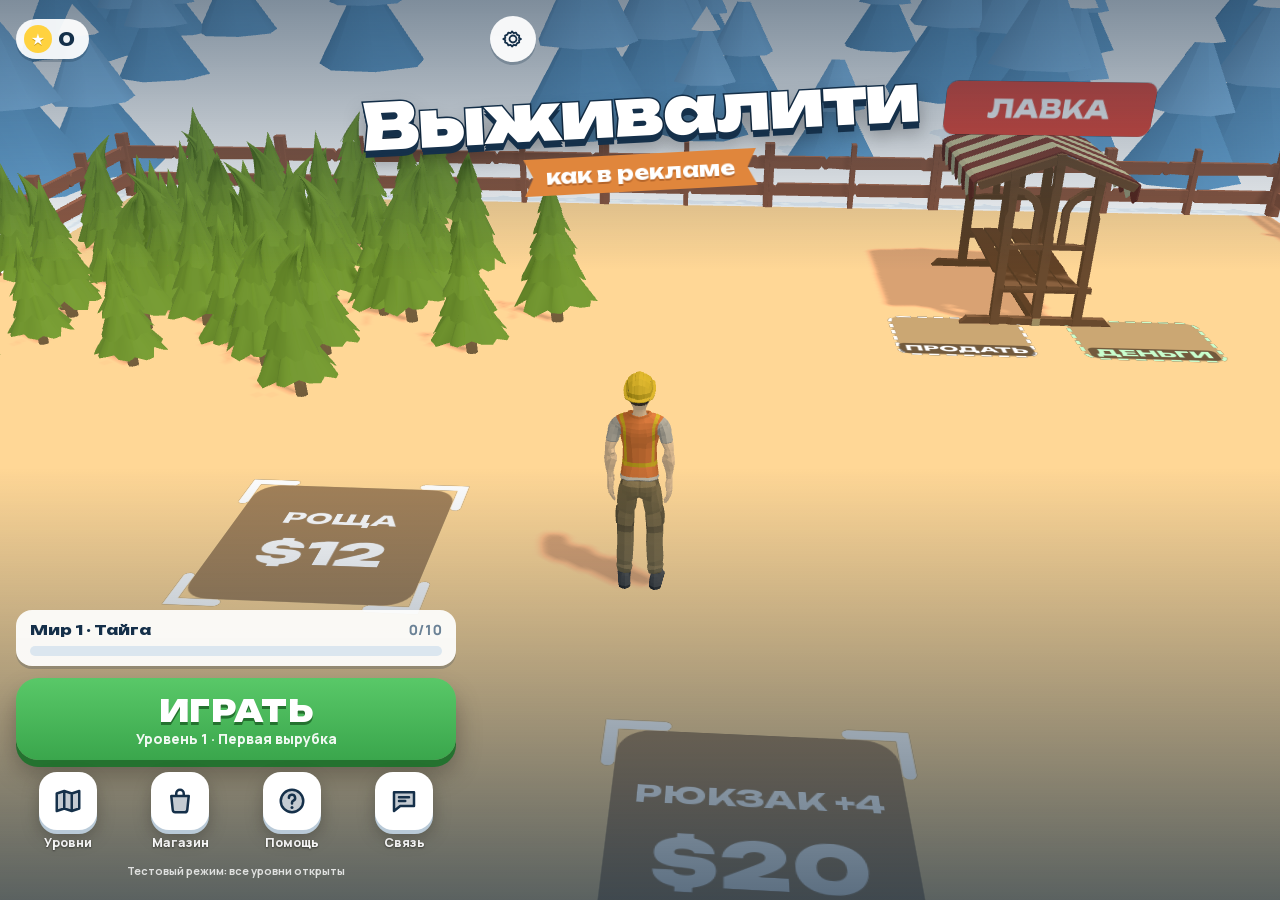
<file: index.html>
<!DOCTYPE html>
<html lang="ru">
<meta charset="utf-8">
<meta name="viewport" content="width=device-width, initial-scale=1, viewport-fit=cover">
<title>Выживалити: как в рекламе</title>

<link rel="stylesheet" href="fonts/fonts.css">
<style>
/* Полноэкранная 3D-сцена; интерфейс — плашки поверх, как в мобильных казуалках */
:root {
  --ink: #15304a;
  --snow: #eef5fa;
  --wood: #e0863c;
  --cash: #3aa64c;
  --gold: #ffd23f;
  --alert: #e2493b;
  --panel: rgba(255, 255, 255, .92);
  --display: "Unbounded", "Arial Black", system-ui, sans-serif;
  --body: "Manrope", system-ui, -apple-system, "Segoe UI", sans-serif;
  color-scheme: light;
}
[hidden] { display: none !important; }
html, body { height: 100%; margin: 0; overflow: hidden; background: #cfe3f0; color: var(--ink); font-family: var(--body); }
body { touch-action: none; -webkit-user-select: none; user-select: none; -webkit-tap-highlight-color: transparent; }
#game { position: fixed; inset: 0; }
#game canvas { display: block; width: 100%; height: 100%; }
button { font-family: var(--display); cursor: pointer; border: 0; }
button:focus-visible { outline: 3px solid var(--gold); outline-offset: 3px; }

/* HUD */
#hud { position: fixed; inset: 0; pointer-events: none; }
.hud-top {
  position: absolute; left: 0; right: 0; top: 0;
  padding: calc(env(safe-area-inset-top, 0px) + 12px) max(12px, env(safe-area-inset-right, 0px)) 0 max(12px, env(safe-area-inset-left, 0px));
  display: grid; grid-template-columns: auto 1fr auto; gap: 10px; align-items: start;
}
.money {
  display: flex; align-items: center; gap: 8px; background: var(--panel); border-radius: 14px;
  padding: 6px 14px 6px 8px; box-shadow: 0 3px 0 rgba(21, 48, 74, .18);
  font-family: var(--display); font-weight: 800; font-size: 22px; font-variant-numeric: tabular-nums;
}
.bill { width: 34px; height: 20px; border-radius: 4px; background: var(--cash); position: relative; box-shadow: inset 0 0 0 2px #2a8a3b; }
.bill::after { content: "$"; position: absolute; inset: 0; display: grid; place-items: center; color: #e9ffe9; font-size: 13px; font-weight: 900; }
.money.bump { animation: bump .25s ease-out; }
@keyframes bump { 40% { transform: scale(1.12); } }
.goal { justify-self: center; text-align: center; background: var(--panel); border-radius: 14px; padding: 7px 14px; box-shadow: 0 3px 0 rgba(21, 48, 74, .18); max-width: 100%; min-width: 0; }
.goal .lv { font-family: var(--display); font-weight: 800; font-size: 11px; letter-spacing: .08em; text-transform: uppercase; color: var(--wood); }
.goal .gt { font-weight: 800; font-size: 14px; }
.goal .par { margin-top: 3px; font-family: var(--display); font-weight: 800; font-size: 13px; font-variant-numeric: tabular-nums; color: #c99a12; }
.goal .par.late { color: #9aa8b6; text-decoration: line-through; }
.menu-btn { pointer-events: auto; width: 44px; height: 44px; border-radius: 14px; background: var(--panel); box-shadow: 0 3px 0 rgba(21, 48, 74, .18); color: var(--ink); font-size: 18px; font-weight: 900; }
.cargo {
  position: absolute; left: 50%; transform: translateX(-50%);
  bottom: calc(env(safe-area-inset-bottom, 0px) + 18px);
  background: rgba(21, 48, 74, .78); color: #fff; border-radius: 999px; padding: 6px 14px;
  font-weight: 800; font-size: 13px; font-variant-numeric: tabular-nums; white-space: nowrap;
}
.cargo.full { background: var(--wood); }
.boost-btn { position: absolute; right: max(12px, env(safe-area-inset-right, 0px)); bottom: calc(env(safe-area-inset-bottom, 0px) + 70px); pointer-events: auto;
  display: grid; justify-items: center; gap: 0; padding: 8px 12px 7px; border-radius: 16px; background: linear-gradient(180deg, #ffd23f, #f0a51c); color: var(--ink);
  box-shadow: 0 4px 0 #b97a0c, 0 8px 18px rgba(0, 0, 0, .25); animation: pulse 1.4s ease-in-out infinite; }
.boost-btn b { font-family: var(--display); font-size: 22px; line-height: 1; }
.boost-btn span { font-weight: 800; font-size: 11px; }
.boost-btn small { font-size: 9px; font-weight: 700; opacity: .7; }
.play.revive { display: grid; background: linear-gradient(180deg, #ffd23f, #f0a51c); color: var(--ink); box-shadow: 0 5px 0 #b97a0c; margin-bottom: 10px; }
.play.revive small { font-family: var(--body); font-size: 12px; font-weight: 700; opacity: .75; }
.hearts { margin-top: 6px; display: flex; gap: 3px; font-size: 22px; line-height: 1; }
.hearts span { color: var(--alert); text-shadow: 0 2px 0 rgba(21, 48, 74, .18); transition: transform .2s; }
.hearts span.off { color: rgba(21, 48, 74, .22); transform: scale(.85); }
.hint {
  position: absolute; left: 50%; transform: translateX(-50%); width: min(420px, calc(100% - 32px));
  bottom: calc(env(safe-area-inset-bottom, 0px) + 62px);
  background: var(--panel); border-radius: 14px; padding: 10px 14px; text-align: center; font-weight: 700; font-size: 14px; line-height: 1.35;
  box-shadow: 0 3px 0 rgba(21, 48, 74, .18); transition: opacity .4s;
}
.banner {
  position: absolute; left: 50%; top: 32%; transform: translate(-50%, -50%);
  font-family: var(--display); font-weight: 900; font-size: clamp(20px, 5.5vw, 40px); color: #fff; width: min(92vw, 720px); text-align: center; text-wrap: balance;
  text-shadow: 0 3px 0 var(--alert), 0 0 18px rgba(0, 0, 0, .25); opacity: 0; transition: opacity .25s;
}
.banner.show { opacity: 1; }
.goal-card {
  position: absolute; left: 50%; top: 22%; transform: translate(-50%, -10px) scale(.96); width: min(340px, calc(100% - 32px));
  background: var(--panel); border-radius: 22px; padding: 18px 20px 16px; text-align: center; pointer-events: auto;
  box-shadow: 0 6px 0 rgba(21, 48, 74, .16), 0 20px 50px rgba(21, 48, 74, .2); opacity: 0; transition: opacity .3s, transform .3s;
}
.goal-card.show { opacity: 1; transform: translate(-50%, 0) scale(1); }
.goal-card small { display: block; font-family: var(--display); font-size: 11px; font-weight: 800; letter-spacing: .08em; text-transform: uppercase; color: var(--wood); }
.goal-card b { display: block; font-family: var(--display); font-weight: 900; font-size: 26px; line-height: 1.1; margin: 6px 0 4px; text-wrap: balance; }
.goal-card .price { display: inline-flex; align-items: center; gap: 6px; font-family: var(--display); font-weight: 800; font-size: 20px; color: var(--cash); }
.goal-card .gc-par { margin-top: 6px; color: #c99a12; font-family: var(--display); font-weight: 800; font-size: 15px; }
.goal-card p { margin: 10px 0 0; font-size: 13px; font-weight: 600; color: #3c5770; line-height: 1.35; }
#flash { position: fixed; inset: 0; pointer-events: none; background: radial-gradient(transparent 40%, rgba(226, 73, 59, .55)); opacity: 0; transition: opacity .4s; }
#fx { position: fixed; inset: 0; pointer-events: none; overflow: hidden; }
#arrows { position: fixed; inset: 0; pointer-events: none; overflow: hidden; }
.edge { position: absolute; left: 0; top: 0; display: flex; flex-direction: column; align-items: center; gap: 2px; will-change: transform; }
.edge i { width: 0; height: 0; border-left: 13px solid transparent; border-right: 13px solid transparent; border-bottom: 22px solid var(--cash); filter: drop-shadow(0 2px 0 rgba(21, 48, 74, .3)); }
.edge span { background: var(--cash); color: #fff; font-family: var(--display); font-weight: 800; font-size: 12px; padding: 3px 8px; border-radius: 999px; box-shadow: 0 2px 0 rgba(21, 48, 74, .25); white-space: nowrap; }
.edge.goal i { border-bottom-color: var(--wood); } .edge.goal span { background: var(--wood); }
.ft { position: absolute; left: 0; top: 0; font-family: var(--display); font-weight: 900; font-size: 20px; color: #fff; text-shadow: 0 2px 0 var(--cash), 0 0 6px rgba(0, 0, 0, .25); white-space: nowrap; will-change: transform; }
.ft.bad { text-shadow: 0 2px 0 var(--alert), 0 0 6px rgba(0, 0, 0, .25); }

/* Джойстик */
#joy { position: fixed; width: 120px; height: 120px; margin: -60px 0 0 -60px; border-radius: 50%; background: rgba(255, 255, 255, .25); box-shadow: inset 0 0 0 3px rgba(255, 255, 255, .7); pointer-events: none; }
#knob { position: absolute; left: 50%; top: 50%; width: 52px; height: 52px; margin: -26px 0 0 -26px; border-radius: 50%; background: rgba(255, 255, 255, .9); box-shadow: 0 3px 0 rgba(21, 48, 74, .25); }

/* Экраны */
.screen {
  position: fixed; inset: 0; display: grid; place-items: center; overflow-y: auto;
  padding: calc(env(safe-area-inset-top, 0px) + 16px) max(16px, env(safe-area-inset-right, 0px)) calc(env(safe-area-inset-bottom, 0px) + 16px) max(16px, env(safe-area-inset-left, 0px));
  background: rgba(207, 227, 240, .55); -webkit-backdrop-filter: blur(6px); backdrop-filter: blur(6px);
}
.card { box-sizing: border-box; min-width: 0; width: min(440px, 100%); background: #fff; border-radius: 26px; padding: 28px 22px 22px; box-shadow: 0 8px 0 rgba(21, 48, 74, .16), 0 24px 60px rgba(21, 48, 74, .2); text-align: center; position: relative; }
.title { font-family: var(--display); font-weight: 900; font-size: clamp(26px, 8.4vw, 46px); line-height: .98; letter-spacing: -.02em; margin: 6px 0 0; text-wrap: balance; }
.title em { display: block; font-style: normal; color: var(--wood); font-size: .48em; letter-spacing: 0; margin-top: 6px; }
.menu-grid { display: grid; grid-template-columns: 1fr 1fr; gap: 8px; margin-top: 12px; }
.mbtn { display: grid; gap: 2px; text-align: left; padding: 12px 14px; border-radius: 16px; background: var(--snow); color: var(--ink); box-shadow: 0 3px 0 #c9d9e5; }
.mbtn b { font-family: var(--display); font-size: 15px; font-weight: 800; }
.mbtn span { font-family: var(--body); font-size: 12px; font-weight: 700; color: #6b8296; }
.mbtn:active { transform: translateY(2px); box-shadow: 0 1px 0 #c9d9e5; }
.sheet-head { display: flex; align-items: center; gap: 10px; margin: -6px 0 6px; }
.sheet-head h2 { font-family: var(--display); font-size: 22px; margin: 0; }
.back { width: 40px; height: 40px; border-radius: 12px; background: var(--snow); color: var(--ink); font-size: 26px; line-height: 1; font-weight: 800; flex: none; }
.text-card { text-align: left; }
.text-card h3 { font-family: var(--display); font-size: 14px; margin: 18px 0 4px; }
.text-card p { margin: 0 0 8px; font-size: 14px; line-height: 1.45; color: #3c5770; font-weight: 600; }
.steps { margin: 6px 0 0; padding-left: 22px; display: grid; gap: 8px; font-size: 14px; line-height: 1.45; color: #3c5770; font-weight: 600; }
.steps b { color: var(--ink); }
.contact { display: grid; gap: 8px; margin: 12px 0; }
.contact a, .contact div { display: block; padding: 12px 14px; border-radius: 14px; background: var(--snow); color: var(--ink); text-decoration: none; font-weight: 800; }
.contact small { display: block; font-weight: 600; color: #6b8296; margin-top: 2px; user-select: text; -webkit-user-select: text; }
.tut { position: absolute; left: 50%; transform: translateX(-50%); top: calc(env(safe-area-inset-top, 0px) + 112px); width: min(360px, calc(100% - 32px));
  background: var(--ink); color: #fff; border-radius: 16px; padding: 10px 14px; text-align: center; font-weight: 700; font-size: 15px; line-height: 1.35;
  box-shadow: 0 4px 0 rgba(0, 0, 0, .25); }
.tut small { display: block; font-family: var(--display); font-size: 10px; letter-spacing: .08em; text-transform: uppercase; color: var(--gold); margin-bottom: 2px; }
.stamp {
  position: absolute; right: 14px; top: -14px; transform: rotate(8deg);
  background: var(--gold); color: var(--ink); font-family: var(--display); font-weight: 800; font-size: 11px; letter-spacing: .06em; text-transform: uppercase;
  padding: 7px 10px; border-radius: 8px; box-shadow: 0 3px 0 rgba(21, 48, 74, .2);
}
.tag { font-size: 15px; line-height: 1.45; margin: 14px auto 20px; max-width: 34ch; color: #3c5770; font-weight: 600; }
.play { width: 100%; background: var(--cash); color: #fff; font-size: 20px; font-weight: 800; padding: 16px; border-radius: 16px; box-shadow: 0 5px 0 #2a7f39; }
.play:active { transform: translateY(3px); box-shadow: 0 2px 0 #2a7f39; }
.lvl-head { font-family: var(--display); font-weight: 800; font-size: 11px; letter-spacing: .08em; text-transform: uppercase; color: #6b8296; margin: 22px 0 10px; }
.lvls { display: grid; grid-template-columns: repeat(5, 1fr); gap: 8px; }
.lvls button { aspect-ratio: 1; border-radius: 12px; background: var(--snow); color: var(--ink); font-size: 16px; font-weight: 800; box-shadow: 0 3px 0 #c9d9e5; }
.lvls button.cur { background: var(--wood); color: #fff; box-shadow: 0 3px 0 #b5652a; }
.lvls button:disabled { opacity: .4; cursor: default; }
.lvls button { display: grid; place-content: center; gap: 2px; }
.worlds { display: grid; gap: 14px; margin-top: 22px; text-align: left; }
.world-h { display: flex; justify-content: space-between; align-items: baseline; gap: 10px; margin-bottom: 8px; }
.world-h b { font-family: var(--display); font-size: 13px; font-weight: 800; }
.world-h span { font-size: 12px; font-weight: 800; color: #c99a12; font-variant-numeric: tabular-nums; }
.world-h small { font-family: var(--display); font-size: 10px; letter-spacing: .08em; text-transform: uppercase; color: var(--wood); margin-right: 6px; }
.soon { display: flex; flex-wrap: wrap; gap: 6px; }
.soon { display: grid; gap: 8px; }
.soon .tz { display: grid; grid-template-columns: auto 1fr; gap: 2px 12px; align-items: center; background: var(--snow); border-radius: 14px; padding: 10px 12px; }
.soon .tz i { grid-row: span 2; font-style: normal; font-family: var(--display); font-weight: 900; font-size: 20px; color: #9fb4c6; width: 34px; text-align: center; }
.soon .tz b { font-family: var(--display); font-size: 13px; }
.soon .tz b span { font-family: var(--body); font-weight: 700; font-size: 11px; color: #6b8296; margin-left: 6px; }
.soon .tz em { font-style: normal; font-size: 12.5px; font-weight: 600; color: #3c5770; line-height: 1.35; }
.lvls .st { font-family: var(--body); font-size: 10px; letter-spacing: 1px; color: var(--gold); text-shadow: 0 1px 0 rgba(21, 48, 74, .25); }
.lvls .st i { font-style: normal; color: rgba(21, 48, 74, .2); text-shadow: none; }
.lvls button.cur .st i { color: rgba(255, 255, 255, .45); }
.shop-btn { width: 100%; margin-top: 10px; background: var(--ink); color: #fff; font-size: 16px; font-weight: 800; padding: 13px; border-radius: 16px; box-shadow: 0 4px 0 #0b1e30; }
.shop-btn b { color: var(--gold); }
.win-stars { display: grid; gap: 6px; text-align: left; margin: 0 auto 18px; max-width: 280px; }
.win-stars div { display: flex; gap: 10px; align-items: center; font-weight: 700; font-size: 14px; color: #3c5770; }
.win-stars span { font-size: 22px; color: rgba(21, 48, 74, .2); }
.win-stars .ok span { color: var(--gold); text-shadow: 0 2px 0 #c99a12; }
.perks { display: grid; gap: 8px; margin: 16px 0 6px; text-align: left; }
.perk { display: grid; grid-template-columns: 1fr auto; gap: 4px 12px; align-items: center; background: var(--snow); border-radius: 14px; padding: 11px 12px; }
.perk h3 { margin: 0; font-family: var(--display); font-size: 13px; font-weight: 800; }
.perk p { margin: 0; grid-column: 1; font-size: 12.5px; color: #3c5770; font-weight: 600; line-height: 1.35; }
.perk button { grid-row: 1 / span 2; grid-column: 2; min-width: 74px; padding: 10px 12px; border-radius: 12px; background: var(--gold); color: var(--ink); font-size: 14px; font-weight: 800; box-shadow: 0 3px 0 #c99a12; }
.perk button:disabled { background: #dbe5ee; box-shadow: none; color: #6b8296; cursor: default; }
.perk .lvl { color: var(--wood); }
.balance { font-family: var(--display); font-weight: 800; font-size: 18px; margin-top: 6px; }
.balance b { color: #c99a12; }
.foot { margin-top: 16px; font-size: 12px; color: #6b8296; line-height: 1.4; }
.toggles { display: flex; justify-content: center; gap: 6px; }
.sound { margin-top: 12px; background: none; color: #6b8296; font-family: var(--body); font-weight: 700; font-size: 13px; padding: 6px; }
.win-big { font-family: var(--display); font-weight: 900; font-size: 34px; margin: 4px 0 6px; }
.win-sub { font-weight: 700; color: #3c5770; margin-bottom: 18px; }
.stats { display: flex; justify-content: center; gap: 22px; margin-bottom: 20px; font-variant-numeric: tabular-nums; }
.stats b { display: block; font-family: var(--display); font-size: 22px; }
.stats span { font-size: 12px; color: #6b8296; font-weight: 700; }
@media (prefers-reduced-motion: reduce) { .money.bump { animation: none; } }

/* Главное меню: живая сцена позади, крупный логотип сверху, большая кнопка и иконки снизу */
.menu-screen { display: flex; flex-direction: column; justify-content: space-between; align-items: center; place-items: initial;
  background: linear-gradient(180deg, rgba(21, 48, 74, .55) 0%, rgba(21, 48, 74, 0) 30%, rgba(21, 48, 74, 0) 52%, rgba(21, 48, 74, .7) 100%);
  -webkit-backdrop-filter: none; backdrop-filter: none; overflow: hidden; }
.menu-top { width: 100%; max-width: 520px; display: flex; justify-content: space-between; align-items: center; position: relative; }
.pill { display: flex; align-items: center; gap: 6px; background: rgba(255, 255, 255, .92); border-radius: 999px; padding: 6px 14px 6px 8px; box-shadow: 0 3px 0 rgba(21, 48, 74, .25);
  font-family: var(--display); font-weight: 800; font-size: 18px; color: var(--ink); }
.pill .star { display: grid; place-items: center; width: 28px; height: 28px; border-radius: 50%; background: var(--gold); color: #fff; font-size: 16px; text-shadow: 0 1px 0 #c99a12; }
.round-btn { width: 46px; height: 46px; border-radius: 50%; background: rgba(255, 255, 255, .92); color: var(--ink); display: grid; place-items: center; box-shadow: 0 3px 0 rgba(21, 48, 74, .25); }
.round-btn svg { width: 24px; height: 24px; }
.settings { position: absolute; right: 0; top: 54px; background: #fff; border-radius: 16px; padding: 8px; display: grid; gap: 2px; box-shadow: 0 10px 30px rgba(21, 48, 74, .3); z-index: 2; }
.settings .sound { margin: 0; padding: 10px 14px; text-align: left; color: var(--ink); font-size: 15px; }
.logo { text-align: center; position: relative; margin: 2vh 0 auto; max-width: 100%; animation: logoIn .7s cubic-bezier(.2, 1.4, .4, 1) both; }
.logo .stamp { position: absolute; left: 50%; right: auto; top: -30px; transform: translateX(-50%) rotate(4deg); white-space: nowrap; }
.logo-title { margin: 0; font-family: var(--display); font-weight: 900; font-size: clamp(30px, 10.2vw, 64px); line-height: 1; letter-spacing: -.02em; color: #fff; transform: rotate(-3deg);
  -webkit-text-stroke: 3px var(--ink); paint-order: stroke fill;
  text-shadow: 0 4px 0 var(--ink), 0 7px 0 var(--ink), 0 12px 20px rgba(0, 0, 0, .35); }
.ribbon { display: inline-block; margin-top: 10px; background: var(--wood); color: #fff; font-family: var(--display); font-weight: 800; font-size: clamp(15px, 4.4vw, 20px);
  padding: 6px 22px; transform: rotate(-3deg); clip-path: polygon(0 0, 100% 0, 96% 50%, 100% 100%, 0 100%, 4% 50%); text-shadow: 0 2px 0 #b5652a; }
@keyframes logoIn { from { opacity: 0; transform: scale(.7) translateY(-20px); } }
.menu-bottom { width: 100%; max-width: 440px; margin-top: auto; display: grid; gap: 12px; padding-bottom: 6px; }
.world-card { background: rgba(255, 255, 255, .92); border-radius: 16px; padding: 10px 14px; box-shadow: 0 3px 0 rgba(21, 48, 74, .2); }
.wc-row { display: flex; justify-content: space-between; align-items: baseline; font-size: 14px; }
.wc-row b { font-family: var(--display); font-size: 14px; } .wc-row span { font-weight: 800; color: #6b8296; font-variant-numeric: tabular-nums; }
.bar { height: 10px; border-radius: 999px; background: #dbe6ef; margin-top: 7px; overflow: hidden; }
.bar i { display: block; height: 100%; width: 0; background: linear-gradient(90deg, var(--cash), #7bd36b); border-radius: inherit; }
.play-big { position: relative; display: grid; gap: 0; padding: 14px 16px 12px; border-radius: 22px; background: linear-gradient(180deg, #59c868, var(--cash)); color: #fff;
  box-shadow: 0 7px 0 #24722f, 0 14px 26px rgba(0, 0, 0, .3); animation: pulse 1.6s ease-in-out infinite; }
.play-big .pb-main { font-family: var(--display); font-weight: 900; font-size: 30px; letter-spacing: .02em; text-transform: uppercase; text-shadow: 0 3px 0 #24722f; }
.play-big .pb-sub { font-family: var(--body); font-weight: 800; font-size: 14px; opacity: .92; }
.play-big:active { transform: translateY(4px); box-shadow: 0 3px 0 #24722f; animation: none; }
@keyframes pulse { 0%, 100% { transform: scale(1); } 50% { transform: scale(1.035); } }
.icon-row { display: grid; grid-template-columns: repeat(4, 1fr); gap: 8px; }
.ibtn { display: grid; justify-items: center; gap: 4px; background: none; color: #fff; font-family: var(--body); font-weight: 800; font-size: 12.5px; text-shadow: 0 1px 2px rgba(0, 0, 0, .5); padding: 0; }
.ibtn .ic { position: relative; width: 58px; height: 58px; border-radius: 18px; background: #fff; color: var(--ink); display: grid; place-items: center; box-shadow: 0 4px 0 #b9cad8, 0 8px 18px rgba(0, 0, 0, .25); }
.ibtn .ic svg { width: 30px; height: 30px; }
.ibtn:active .ic { transform: translateY(3px); box-shadow: 0 1px 0 #b9cad8; }
.badge { position: absolute; top: -6px; right: -6px; min-width: 22px; height: 22px; padding: 0 5px; border-radius: 999px; background: var(--alert); color: #fff; font-style: normal; font-family: var(--display); font-weight: 800; font-size: 12px; display: grid; place-items: center; border: 2px solid #fff; }
.test-note { text-align: center; font-size: 11px; font-weight: 700; color: rgba(255, 255, 255, .8); }
@media (prefers-reduced-motion: reduce) { .play-big, .logo { animation: none; } }
</style>

<div id="game"></div>
<div id="fx"></div>
<div id="arrows"></div>
<div id="flash"></div>
<div id="hud" hidden>
  <div class="hud-top">
    <div><div class="money" id="money"><span class="bill"></span><span id="moneyV">0</span></div><div class="hearts" id="hearts" aria-label="Здоровье"></div></div>
    <div class="goal"><div class="lv" id="lvName">Уровень 1</div><div class="gt" id="goalT">Цель</div><div class="par" id="parT">★ 0:00</div></div>
    <button class="menu-btn" id="menuBtn" aria-label="Меню">II</button>
  </div>
  <div class="hint" id="hint"></div>
  <div class="tut" id="tut" hidden><small id="tutStep">Шаг 1 из 4</small><span id="tutText"></span></div>
  <div class="cargo" id="cargo">Груз 0/8</div>
  <button class="boost-btn" id="boostBtn" hidden><b>×2</b><span>деньги на минуту</span><small>реклама</small></button>
  <div class="banner" id="banner">Волк рядом!</div>
  <div class="goal-card" id="goalCard" role="status"><small id="gcLv">Уровень 1</small><b id="gcName">Построй склад</b><span class="price"><span class="bill"></span><span id="gcCost">0</span></span><p id="gcNote"></p><p class="gc-par" id="gcPar"></p></div>
</div>
<div id="joy" hidden><div id="knob"></div></div>

<div class="screen menu-screen" id="menu">
  <div class="menu-top">
    <div class="pill"><span class="star">★</span><b id="starAll">0</b></div>
    <button class="round-btn" id="gearBtn" aria-label="Настройки"><svg viewBox="0 0 24 24" aria-hidden="true"><path d="M12 8.5a3.5 3.5 0 1 0 0 7 3.5 3.5 0 0 0 0-7zm8 3.5-2-1.1.2-2.3-2.2-.9-1-2.1-2.3.6L11 4.5 9.6 6.2l-2.3-.6-1 2.1-2.2.9.2 2.3L2.3 12l2 1.1-.2 2.3 2.2.9 1 2.1 2.3-.6 1.4 1.7 1.7-1.7 2.3.6 1-2.1 2.2-.9-.2-2.3z" fill="none" stroke="currentColor" stroke-width="1.8" stroke-linejoin="round"/></svg></button>
    <div class="settings" id="settings" hidden>
      <button class="sound" id="musicBtn">Музыка: вкл</button>
      <button class="sound" id="soundBtn">Звуки: вкл</button>
    </div>
  </div>
  <div class="logo">
    <h1 class="logo-title">Выживалити</h1>
    <div class="ribbon">как в рекламе</div>
  </div>
  <div class="menu-bottom">
    <div class="world-card" id="worldCard"><div class="wc-row"><b id="wcName">Мир 1 · Тайга</b><span id="wcCount">0/10</span></div><div class="bar"><i id="wcBar"></i></div></div>
    <button class="play-big" id="playBtn"><span class="pb-main">Играть</span><span class="pb-sub" id="playSub">Уровень 1</span></button>
    <div class="icon-row">
      <button class="ibtn" id="levelsBtn"><span class="ic"><svg viewBox="0 0 24 24" aria-hidden="true"><path d="M3 6l6-2 6 2 6-2v14l-6 2-6-2-6 2z" fill="currentColor" opacity=".25"/><path d="M3 6l6-2 6 2 6-2v14l-6 2-6-2-6 2zM9 4v14M15 6v14" fill="none" stroke="currentColor" stroke-width="2" stroke-linejoin="round"/></svg></span>Уровни</button>
      <button class="ibtn" id="shopBtn"><span class="ic"><svg viewBox="0 0 24 24" aria-hidden="true"><path d="M5 8h14l-1.2 11.2a2 2 0 0 1-2 1.8H8.2a2 2 0 0 1-2-1.8z" fill="currentColor" opacity=".25"/><path d="M5 8h14l-1.2 11.2a2 2 0 0 1-2 1.8H8.2a2 2 0 0 1-2-1.8zM9 8V6a3 3 0 0 1 6 0v2" fill="none" stroke="currentColor" stroke-width="2" stroke-linejoin="round"/></svg><em class="badge" id="starBal" hidden>0</em></span>Магазин</button>
      <button class="ibtn" id="helpBtn"><span class="ic"><svg viewBox="0 0 24 24" aria-hidden="true"><circle cx="12" cy="12" r="9" fill="currentColor" opacity=".25"/><circle cx="12" cy="12" r="9" fill="none" stroke="currentColor" stroke-width="2"/><path d="M9.5 9.5a2.5 2.5 0 1 1 3.5 2.3c-.7.3-1 .9-1 1.6v.6" fill="none" stroke="currentColor" stroke-width="2" stroke-linecap="round"/><circle cx="12" cy="17.2" r="1.2" fill="currentColor"/></svg></span>Помощь</button>
      <button class="ibtn" id="feedbackBtn"><span class="ic"><svg viewBox="0 0 24 24" aria-hidden="true"><path d="M4 5h16v11H9l-5 4z" fill="currentColor" opacity=".25"/><path d="M4 5h16v11H9l-5 4z" fill="none" stroke="currentColor" stroke-width="2" stroke-linejoin="round"/><path d="M8 9h8M8 12h5" stroke="currentColor" stroke-width="2" stroke-linecap="round"/></svg></span>Связь</button>
    </div>
    <div class="test-note" id="testNote" hidden>Тестовый режим: все уровни открыты</div>
  </div>
</div>

<div class="screen" id="levels" hidden>
  <div class="card">
    <div class="sheet-head"><button class="back" data-back aria-label="Назад">‹</button><h2>Уровни</h2></div>
    <div class="worlds" id="lvls"></div>
  </div>
</div>

<div class="screen" id="help" hidden>
  <div class="card text-card">
    <div class="sheet-head"><button class="back" data-back aria-label="Назад">‹</button><h2>Как играть</h2></div>
    <ol class="steps">
      <li><b>Собирай.</b> Подойди к ёлкам, камням или тростнику — сырьё само прыгнет в руки. Управление: тяни пальцем по экрану.</li>
      <li><b>Перерабатывай.</b> Отнеси сырьё на лоток цеха: брёвна — на пилораму, руду — в плавильню. Готовый товар стоит дороже.</li>
      <li><b>Продавай.</b> Встань на зону «ПРОДАТЬ» у лавки, потом забери деньги с зоны «ДЕНЬГИ».</li>
      <li><b>Строй.</b> Встань на площадку с ценой и постой — деньги уйдут в стройку. Финальное здание завершает уровень.</li>
    </ol>
    <h3>Звери</h3>
    <p>Волк кусает и отнимает груз, деньги на руках и одно сердце. Лось и як бьют на два сердца, лиса ворует с лотков. Построй костёр, возьми у него факел и подойди к зверю вплотную — он убежит. В кругу у костра безопасно.</p>
    <h3>Улучшения</h3>
    <p>Рюкзак, сапоги и ступени цехов покупаются на площадках внутри уровня. Площадка «УЛУЧШИТЬ РАБОТНИКОВ» прокачивает сразу всех нанятых работников: они бегают быстрее, носят больше, у них больше сердец, а на последней ступени — факелы. Её можно покупать несколько раз. Новые ступени открываются с прохождением игры.</p>
    <h3>Звёзды и магазин</h3>
    <p>За уровень дают до трёх звёзд: построил, обошёлся без укусов, уложился во время. Звёзды тратятся в магазине на бонусы, которые действуют на всех уровнях.</p>
    <h3>Вопросы</h3>
    <p><b>Где мой прогресс?</b> Он хранится на этом устройстве. Если удалить игру или очистить данные, прогресс пропадёт.</p>
    <p><b>Застрял на уровне?</b> Купи улучшения в магазине за звёзды и переиграй прошлые уровни на три звезды.</p>
    <h3>Авторы</h3>
    <p>Музыка: Kevin MacLeod (incompetech.com), композиции «Easy Lemon» и «Run Amok», лицензия CC BY 4.0. 3D-модели: Quaternius, Kenney, Kay Lousberg (CC0).</p>
  </div>
</div>

<div class="screen" id="feedback" hidden>
  <div class="card text-card">
    <div class="sheet-head"><button class="back" data-back aria-label="Назад">‹</button><h2>Связь с нами</h2></div>
    <p>Нашли ошибку, есть идея или просто понравилось? Напишите нам — читаем всё.</p>
    <div class="contact" id="contactList"></div>
    <p class="foot">Версия игры: <span id="gameVersion"></span></p>
  </div>
</div>

<div class="screen" id="shop" hidden>
  <div class="card">
    <div class="lvl-head" style="margin-top:0">Навсегда, для всех уровней</div>
    <h2 class="win-big" style="font-size:26px">Магазин улучшений</h2>
    <div class="balance">У тебя: <b id="shopBal">★ 0</b></div>
    <div class="perks" id="perks"></div>
    <div class="foot">Звёзды дают за уровни: построил, обошёлся без укусов и потерь, уложился во время. Переиграй уровень, чтобы добрать звёзды.</div>
    <button class="sound" id="shopBack">Назад</button>
  </div>
</div>

<div class="screen" id="win" hidden>
  <div class="card">
    <div class="lvl-head" style="margin-top:0" id="winLv">Уровень 1</div>
    <div class="win-big" id="winT">Построено!</div>
    <div class="win-sub" id="winS">Склад готов</div>
    <div class="win-stars" id="winStars"></div>
    <div class="stats">
      <div><b id="stTime">0:00</b><span>время</span></div>
      <div><b id="stEarn">$0</b><span>заработано</span></div>
    </div>
    <button class="play revive" id="reviveBtn" hidden>Продолжить · 1 ♥<small>за просмотр рекламы</small></button>
    <button class="play" id="nextBtn">Дальше</button>
    <button class="sound" id="toMenuBtn">В меню</button>
  </div>
</div>

<script src="vendor/three.min.js"></script>
<script src="vendor/GLTFLoader.js"></script>
<script src="vendor/SkeletonUtils.js"></script>
<script src="levels.js"></script>
<script>
(() => {
'use strict';
const $ = s => document.querySelector(s);
const PI = Math.PI;
const rnd = (a, b) => a + Math.random() * (b - a);

// ---------- Данные ----------
const ITEM = {
  log:   { val: 2,  step: .34, name: 'БРЁВНА' },
  plank: { val: 6,  step: .15, name: 'ДОСКИ' },
  stone: { val: 3,  step: .36, name: 'КАМЕНЬ' },
  brick: { val: 9,  step: .25, name: 'КИРПИЧ' },
  fish:  { val: 3,  step: .22, name: 'РЫБА' },
  meal:  { val: 10, step: .26, name: 'КОНСЕРВЫ' },
  beam:  { val: 12, step: .21, name: 'БРУС' },
  furn:  { val: 22, step: .42, name: 'МЕБЕЛЬ' },
  tile:  { val: 17, step: .08, name: 'ПЛИТКА' },
  mosaic:{ val: 30, step: .1,  name: 'МОЗАИКА' },
  snack: { val: 18, step: .26, name: 'ЗАКУСКИ' },
  deli:  { val: 32, step: .2,  name: 'ДЕЛИКАТЕСЫ' },
  reed:  { val: 2,  step: .2,  name: 'ТРОСТНИК' },
  basket:{ val: 7,  step: .3,  name: 'КОРЗИНЫ' },
  crate: { val: 14, step: .4,  name: 'КОРОБА' },
  ore:   { val: 4,  step: .34, name: 'РУДА' },
  ingot: { val: 12, step: .16, name: 'СЛИТКИ' },
  tools: { val: 24, step: .2,  name: 'ИНСТРУМЕНТ' },
  wheat: { val: 3,  step: .26, name: 'ПШЕНИЦА' },
  flour: { val: 8,  step: .32, name: 'МУКА' },
  bread: { val: 15, step: .22, name: 'ХЛЕБ' },
  pie:   { val: 28, step: .16, name: 'ПИРОГИ' },
  milk:  { val: 5,  step: .36, name: 'МОЛОКО' },
  cash:  { val: 0,  step: .08 },
};
const SRC = {
  tree: { item: 'log',   hp: 5, regrow: 5 },
  rock: { item: 'stone', hp: 6, regrow: 6 },
  hole: { item: 'fish',  hp: 7, regrow: 4 },
  reed: { item: 'reed',  hp: 5, regrow: 4 },
  ore:  { item: 'ore',   hp: 6, regrow: 6 },
  wheat:{ item: 'wheat', hp: 4, regrow: 9 },
};
const CONV = {
  saw:   { in: 'log',   out: 'plank', time: .55, label: 'ПИЛОРАМА',  color: 0x3d87d6, tiers: ['plank', 'beam', 'furn'] },
  kiln:  { in: 'stone', out: 'brick', time: .65, label: 'ПЕЧЬ',      color: 0xd8683f, tiers: ['brick', 'tile', 'mosaic'] },
  grill: { in: 'fish',  out: 'meal',  time: .65, label: 'КОПТИЛЬНЯ', color: 0x8a66cf, tiers: ['meal', 'snack', 'deli'] },
  weave: { in: 'reed',  out: 'basket', time: .5, label: 'ПЛЕТЕЛЬНЯ', color: 0x9b7a3a, tiers: ['basket', 'crate'] },
  smelt: { in: 'ore',   out: 'ingot', time: .6, label: 'ПЛАВИЛЬНЯ', color: 0x5b5f6b, tiers: ['ingot', 'tools'] },
  mill:  { in: 'wheat', out: 'flour', time: .5, label: 'МЕЛЬНИЦА',  color: 0xd9b46a, tiers: ['flour', 'bread', 'pie'] },
};

const LEVELS = window.KVR_LEVELS, WORLDS = window.KVR_WORLDS;
// ---------- Хранилище ----------
const store = {
  get(k, d) { try { const v = localStorage.getItem(k); return v == null ? d : JSON.parse(v); } catch (e) { return d; } },
  set(k, v) { try { localStorage.setItem(k, JSON.stringify(v)); } catch (e) {} },
};
// Тестовый режим: все уровни открыты сразу. Перед выпуском поставить false
const TEST_UNLOCK_ALL = true;
let unlocked = TEST_UNLOCK_ALL ? LEVELS.length - 1 : Math.min(store.get('kvr_unlocked', 0), LEVELS.length - 1);
let muted = store.get('kvr_muted', false);
// Звёзды: лучший результат по каждому уровню. Бонусы покупаются за звёзды и действуют на всех уровнях
let bestStars = store.get('kvr_stars', {});
let perks = store.get('kvr_perks', {});
// Звезда за скорость: у каждого уровня своё время (par в levels.js — время бота ×1.5)
const parTime = L => (L && L.par) || 180;
const mmss = t => { const s = Math.max(0, Math.round(t)); return `${Math.floor(s / 60)}:${String(s % 60).padStart(2, '0')}`; };
const PERKS = [
  { id: 'cash', name: 'Стартовый капитал', costs: [3, 6, 12], desc: l => `Начинаешь уровень с $${[30, 80, 200][l]}`, val: l => [0, 30, 80, 200][l] },
  { id: 'heart', name: 'Четвёртое сердце', costs: [10], desc: () => 'Четыре сердца вместо трёх' },
  { id: 'boots', name: 'Удобные сапоги', costs: [5], desc: () => 'С первой секунды бегаешь на 10% быстрее' },
  { id: 'pocket', name: 'Большой карман', costs: [5], desc: () => 'Рюкзак на старте — 10 мест вместо 8' },
  { id: 'torch', name: 'Долгий факел', costs: [4], desc: () => 'Факел горит 20 секунд вместо 15' },
  { id: 'worker', name: 'Первый работник', costs: [15], desc: () => 'Первого работника на уровне нанимаешь бесплатно' },
];
const perkLvl = id => perks[id] || 0;
const starsTotal = () => Object.values(bestStars).reduce((a, b) => a + b, 0);
const starsSpent = () => PERKS.reduce((sum, p) => sum + p.costs.slice(0, perkLvl(p.id)).reduce((a, b) => a + b, 0), 0);
const starsLeft = () => starsTotal() - starsSpent();

// ---------- Звук ----------
// Всё синтезируется на лету (WebAudio): два слоя музыки — спокойный и тревожный — играют синхронно,
// а громкость переходит между ними, когда на участке появляется опасность. Эффекты идут по своей шине.
let AC = null, master = null, sfxBus = null, musicBus = null, noiseBuf = null;
let musicOn = store.get('kvr_music', true);
function initAudio() {
  if (AC) { if (AC.state === 'suspended') AC.resume(); return; }
  try { AC = new (window.AudioContext || window.webkitAudioContext)(); } catch (e) { return; }
  master = AC.createGain(); master.gain.value = .9;
  const comp = AC.createDynamicsCompressor(); comp.threshold.value = -14; comp.ratio.value = 3;
  master.connect(comp).connect(AC.destination);
  sfxBus = AC.createGain(); sfxBus.gain.value = muted ? 0 : 1; sfxBus.connect(master);
  musicBus = AC.createGain(); musicBus.gain.value = musicOn ? .55 : 0; musicBus.connect(master);
  noiseBuf = AC.createBuffer(1, AC.sampleRate, AC.sampleRate);
  const d = noiseBuf.getChannelData(0); for (let i = 0; i < d.length; i++) d[i] = Math.random() * 2 - 1;
  Music.start();
}
addEventListener('pointerdown', () => initAudio(), { once: true });
document.addEventListener('visibilitychange', () => { if (!AC) return; document.hidden ? AC.suspend() : AC.resume(); });
const midi = n => 440 * Math.pow(2, (n - 69) / 12);
function tone(bus, f, t, d, { type = 'sine', v = .05, a = .005, f2 = null, lp = null, q = .7 } = {}) {
  const o = AC.createOscillator(), g = AC.createGain();
  o.type = type; o.frequency.setValueAtTime(f, t);
  if (f2) o.frequency.exponentialRampToValueAtTime(f2, t + d);
  g.gain.setValueAtTime(.0001, t); g.gain.exponentialRampToValueAtTime(v, t + a); g.gain.exponentialRampToValueAtTime(.0001, t + d);
  let node = o.connect(g);
  if (lp) { const fl = AC.createBiquadFilter(); fl.type = 'lowpass'; fl.frequency.value = lp; fl.Q.value = q; node = node.connect(fl); }
  node.connect(bus); o.start(t); o.stop(t + d + .05);
}
function noise(bus, t, d, { v = .05, type = 'highpass', f = 3000, f2 = null, q = .8, a = .003 } = {}) {
  const src = AC.createBufferSource(), fl = AC.createBiquadFilter(), g = AC.createGain();
  src.buffer = noiseBuf; fl.type = type; fl.frequency.setValueAtTime(f, t); fl.Q.value = q;
  if (f2) fl.frequency.exponentialRampToValueAtTime(f2, t + d);
  g.gain.setValueAtTime(.0001, t); g.gain.exponentialRampToValueAtTime(v, t + a); g.gain.exponentialRampToValueAtTime(.0001, t + d);
  src.connect(fl).connect(g).connect(bus); src.start(t, Math.random() * .5); src.stop(t + d + .05);
}
function beep(f = 600, d = .06, type = 'sine', v = .05) {
  if (!AC || muted) return;
  tone(sfxBus, f, AC.currentTime, d, { type, v });
}

// Эффекты событий
const SFX = {
  ok: () => AC && !muted,
  pop(n) { if (!this.ok()) return; const t = AC.currentTime, f = 520 + Math.min(n, 24) * 22; tone(sfxBus, f, t, .09, { type: 'triangle', v: .05, f2: f * 1.5 }); },
  cash() { if (!this.ok()) return; const t = AC.currentTime; tone(sfxBus, 1568, t, .25, { v: .05 }); tone(sfxBus, 2093, t + .06, .35, { v: .045 }); noise(sfxBus, t, .08, { v: .02, f: 7000 }); },
  coin() { if (!this.ok()) return; tone(sfxBus, 1760, AC.currentTime, .12, { v: .03, type: 'triangle' }); },
  build() {
    if (!this.ok()) return; const t = AC.currentTime;
    [60, 64, 67, 72].forEach((n, i) => tone(sfxBus, midi(n), t + i * .07, .35, { type: 'triangle', v: .07 }));
    tone(sfxBus, midi(48), t, .5, { v: .08 }); noise(sfxBus, t, .45, { v: .04, type: 'bandpass', f: 600, f2: 4000, q: 1.2 });
  },
  howl(kind) {
    if (!this.ok()) return; const t = AC.currentTime;
    if (kind === 'fox') { [0, .14, .28].forEach(k => tone(sfxBus, 980, t + k, .1, { type: 'square', v: .025, f2: 1300, lp: 2500 })); return; }
    if (kind === 'moose' || kind === 'yak') { tone(sfxBus, 140, t, 1.1, { type: 'sawtooth', v: .07, f2: 85, lp: 700, a: .15 }); return; }
    const o = AC.createOscillator(), g = AC.createGain(), lfo = AC.createOscillator(), lg = AC.createGain();
    o.type = 'sine'; o.frequency.setValueAtTime(380, t); o.frequency.linearRampToValueAtTime(720, t + .5); o.frequency.linearRampToValueAtTime(560, t + 1.5);
    lfo.frequency.value = 6; lg.gain.value = 12; lfo.connect(lg).connect(o.frequency);
    g.gain.setValueAtTime(.0001, t); g.gain.exponentialRampToValueAtTime(.06, t + .3); g.gain.exponentialRampToValueAtTime(.0001, t + 1.6);
    o.connect(g).connect(sfxBus); o.start(t); lfo.start(t); o.stop(t + 1.7); lfo.stop(t + 1.7);
  },
  growl() { if (!this.ok()) return; tone(sfxBus, 95, AC.currentTime, .35, { type: 'sawtooth', v: .05, f2: 70, lp: 500 }); },
  bite() { if (!this.ok()) return; const t = AC.currentTime; noise(sfxBus, t, .18, { v: .12, type: 'lowpass', f: 1200 }); tone(sfxBus, 110, t, .3, { v: .12, f2: 50 }); },
  torch() { if (!this.ok()) return; noise(sfxBus, AC.currentTime, .5, { v: .06, type: 'bandpass', f: 300, f2: 2400, q: 1.5, a: .05 }); },
  scare() { if (!this.ok()) return; const t = AC.currentTime; noise(sfxBus, t, .3, { v: .07, type: 'bandpass', f: 800, f2: 3000, q: 1 }); tone(sfxBus, 330, t, .2, { type: 'square', v: .03, f2: 660, lp: 2000 }); },
  steal() { if (!this.ok()) return; const t = AC.currentTime; [0, .08, .16].forEach((k, i) => tone(sfxBus, 880 - i * 160, t + k, .1, { type: 'triangle', v: .04 })); },
  wind() { if (!this.ok()) return; noise(sfxBus, AC.currentTime, 3, { v: .05, type: 'bandpass', f: 400, f2: 900, q: .6, a: .8 }); },
  death() { if (!this.ok()) return; const t = AC.currentTime; tone(sfxBus, 300, t, .7, { type: 'triangle', v: .06, f2: 90 }); },
  win() {
    if (!this.ok()) return; const t = AC.currentTime;
    [[60, 0], [64, .12], [67, .24], [72, .36], [76, .5], [79, .62]].forEach(([n, k]) => tone(sfxBus, midi(n), t + k, .5, { type: 'triangle', v: .07 }));
    [48, 55, 64].forEach(n => tone(sfxBus, midi(n), t + .62, 1.2, { v: .05, a: .05 }));
  },
  lose() { if (!this.ok()) return; const t = AC.currentTime; [[67, 0], [63, .25], [60, .5], [55, .8]].forEach(([n, k]) => tone(sfxBus, midi(n), t + k, .6, { type: 'triangle', v: .06 })); },
  ui() { if (!this.ok()) return; tone(sfxBus, 990, AC.currentTime, .06, { type: 'triangle', v: .035 }); },
};

// Музыка: два трека (Kevin MacLeod, incompetech.com, CC BY 4.0) играют по кругу одновременно,
// слышен тот, что нужен сейчас: спокойный — когда всё тихо, тревожный — когда рядом зверь
const Music = {
  danger: 0, inMenu: undefined, calm: null, tense: null,
  tracks: { calm: { url: 'music/calm.mp3', loop: [0, 124.4] }, tense: { url: 'music/danger.mp3', loop: [.82, 104] } },
  start() {
    this.calm = AC.createGain(); this.calm.gain.value = .0001; this.calm.connect(musicBus);
    this.tense = AC.createGain(); this.tense.gain.value = 0; this.tense.connect(musicBus);
    for (const [k, tr] of Object.entries(this.tracks)) {
      fetch(tr.url).then(r => r.arrayBuffer()).then(b => new Promise((res, rej) => AC.decodeAudioData(b, res, rej))).then(buf => {
        const src = AC.createBufferSource(); src.buffer = buf; src.loop = true;
        src.loopStart = tr.loop[0]; src.loopEnd = Math.min(tr.loop[1], buf.duration);
        src.connect(k === 'calm' ? this.calm : this.tense); src.start(0, tr.loop[0]);
        if (k === 'calm') this.calm.gain.setTargetAtTime(this.danger ? 0 : (this.inMenu ? .6 : .85), AC.currentTime, .8);
      }).catch(() => {});
    }
  },
  setDanger(on, inMenu) {
    if (!AC || !this.calm) return;
    const want = on ? 1 : 0;
    if (want === this.danger && this.inMenu === inMenu) return;
    this.danger = want; this.inMenu = inMenu;
    const t = AC.currentTime;
    this.calm.gain.setTargetAtTime(on ? 0 : (inMenu ? .6 : .85), t, on ? .35 : .9);
    this.tense.gain.setTargetAtTime(on ? .9 : 0, t, on ? .2 : 1.1);
  },
};
let lastBeep = 0;
function tick(f) { const n = performance.now(); if (n - lastBeep < 45) return; lastBeep = n; if (f >= 700) SFX.coin(); else SFX.pop((f - 420) / 25); }

// ---------- Рендер ----------
const renderer = new THREE.WebGLRenderer({ antialias: true });
renderer.setPixelRatio(Math.min(window.devicePixelRatio || 1, 2));
renderer.shadowMap.enabled = true;
renderer.shadowMap.type = THREE.PCFSoftShadowMap;
renderer.outputEncoding = THREE.sRGBEncoding;
$('#game').appendChild(renderer.domElement);
const scene = new THREE.Scene();
scene.background = new THREE.Color(0xcfe3f0);
scene.fog = new THREE.Fog(0xcfe3f0, 34, 75);
const camera = new THREE.PerspectiveCamera(42, 1, .1, 200);
scene.add(new THREE.HemisphereLight(0xffffff, 0x9cb3c7, 1.0));
const sun = new THREE.DirectionalLight(0xfff2dc, 1.05);
sun.castShadow = true;
sun.shadow.mapSize.set(1024, 1024);
Object.assign(sun.shadow.camera, { left: -20, right: 20, top: 20, bottom: -20, near: 1, far: 60 });
sun.shadow.bias = -.0008;
scene.add(sun, sun.target);

const matCache = {};
function M(c, extra) {
  const k = c + (extra ? JSON.stringify(extra) : '');
  return matCache[k] || (matCache[k] = new THREE.MeshLambertMaterial(Object.assign({ color: new THREE.Color(c).convertSRGBToLinear() }, extra)));
}
function mesh(geo, c, extra) {
  const m = new THREE.Mesh(geo, M(c, extra));
  m.castShadow = true; m.receiveShadow = true;
  return m;
}
const GEO = {
  log: new THREE.CylinderGeometry(.17, .17, .85, 10).rotateZ(PI / 2),
  plank: new THREE.BoxGeometry(.9, .12, .34),
  stone: new THREE.DodecahedronGeometry(.21),
  brick: new THREE.BoxGeometry(.5, .22, .3),
  fish: new THREE.SphereGeometry(.2, 10, 8).scale(2.2, .7, .9),
  meal: new THREE.CylinderGeometry(.19, .19, .24, 12),
  beam: new THREE.BoxGeometry(.9, .2, .2),
  furn: new THREE.BoxGeometry(.55, .4, .45),
  tile: new THREE.BoxGeometry(.5, .06, .5),
  mosaic: new THREE.BoxGeometry(.5, .08, .5),
  snack: new THREE.CylinderGeometry(.17, .17, .24, 10),
  deli: new THREE.CylinderGeometry(.22, .22, .18, 12),
  reed: new THREE.CylinderGeometry(.14, .14, .85, 8).rotateZ(PI / 2),
  basket: new THREE.CylinderGeometry(.24, .17, .28, 10),
  crate: new THREE.BoxGeometry(.55, .38, .45),
  ore: new THREE.DodecahedronGeometry(.2),
  ingot: new THREE.BoxGeometry(.5, .14, .24),
  tools: new THREE.BoxGeometry(.8, .1, .16),
  wheat: new THREE.CylinderGeometry(.14, .1, .8, 8).rotateZ(PI / 2),
  flour: new THREE.SphereGeometry(.2, 10, 8).scale(1.3, 1.2, 1),
  bread: new THREE.SphereGeometry(.2, 10, 8).scale(1.7, .85, 1),
  pie: new THREE.CylinderGeometry(.26, .24, .12, 14),
  milk: new THREE.CylinderGeometry(.15, .17, .34, 12),
  cash: new THREE.BoxGeometry(.55, .07, .28),
};
const ITEM_COLOR = { log: 0xc5713a, plank: 0xeab877, stone: 0x97a1ac, brick: 0xc24f3a, fish: 0x6f96b5, meal: 0xf2a230, cash: 0x3aa64c,
  beam: 0xa8693a, furn: 0x7b4a2a, tile: 0xd9774a, mosaic: 0x3aa6b9, snack: 0x5fae5f, deli: 0xffd23f,
  reed: 0x9bb54a, basket: 0xc08a4a, crate: 0xb5653a,
  ore: 0x6b5a52, ingot: 0xc9a14a, tools: 0x7d8794, wheat: 0xe8c45a, flour: 0xf1e6cf, bread: 0xc98a3e, pie: 0xe39b3c, milk: 0xf4f7fb };
// Предметы в руках: где есть 3D-модель — она (подогнана по длине, шаг стопки берётся из её высоты), иначе простая фигура
const ITEM_MODEL = { log: ['item_log', .85], plank: ['item_plank', .9], fish: ['item_fish', .8], crate: ['item_box', .55],
  ingot: ['item_ingot', .55], tools: ['item_tools', .8], bread: ['item_bread', .55], flour: ['item_flour', .5] };
const itemTpl = {};
function itemTemplate(kind) {
  if (itemTpl[kind]) return itemTpl[kind];
  const cfg = ITEM_MODEL[kind]; if (!cfg || !ASSETS[cfg[0]]) return null;
  const m = model(cfg[0], cfg[1], 'w'), inner = m.children[0];
  const sz = new THREE.Box3().setFromObject(m).getSize(new THREE.Vector3());
  if (sz.z > sz.x) inner.rotation.y = PI / 2;          // в стопке предмет лежит вдоль оси x
  const h = m.userData.height;
  inner.position.y -= h / 2;                            // стопка ставит предмет по центру
  ITEM[kind].step = Math.max(.1, h + .01);
  let skinned = false; m.traverse(o => { if (o.isSkinnedMesh) skinned = true; });
  return (itemTpl[kind] = { m, skinned });
}
function makeItem(kind) {
  const t = itemTemplate(kind);
  if (t) return t.skinned ? THREE.SkeletonUtils.clone(t.m) : t.m.clone(true);
  return mesh(GEO[kind], ITEM_COLOR[kind]);
}
const wp = o => o.getWorldPosition(new THREE.Vector3());

// Текстуры-надписи на земле
let texList = [];
function canvasTex(w, h) {
  const c = document.createElement('canvas'); c.width = w; c.height = h;
  const tex = new THREE.CanvasTexture(c); tex.encoding = THREE.sRGBEncoding; tex.anisotropy = 4;
  texList.push(tex);
  return { c, ctx: c.getContext('2d'), tex };
}
function rr(ctx, x, y, w, h, r) {
  ctx.beginPath(); ctx.moveTo(x + r, y); ctx.arcTo(x + w, y, x + w, y + h, r); ctx.arcTo(x + w, y + h, x, y + h, r);
  ctx.arcTo(x, y + h, x, y, r); ctx.arcTo(x, y, x + w, y, r); ctx.closePath();
}
function flatPlane(tex, w, h) {
  const m = new THREE.Mesh(new THREE.PlaneGeometry(w, h), new THREE.MeshBasicMaterial({ map: tex, transparent: true, depthWrite: false }));
  m.rotation.x = -PI / 2; m.renderOrder = 1;
  return m;
}
function fitFont(ctx, text, weight, size, maxW) {
  do { ctx.font = `${weight} ${size}px Unbounded, "Arial Black", sans-serif`; size -= 2; } while (ctx.measureText(text).width > maxW && size > 10);
}
function zoneMark(text, color = '#ffffff') {
  const cv = canvasTex(256, 200), { ctx } = cv;
  rr(ctx, 10, 10, 236, 180, 24); ctx.fillStyle = 'rgba(70,45,28,.28)'; ctx.fill();
  ctx.setLineDash([18, 12]); ctx.lineWidth = 7; ctx.strokeStyle = color; rr(ctx, 10, 10, 236, 180, 24); ctx.stroke();
  ctx.setLineDash([]); fitFont(ctx, text, 800, 42, 214);
  const tw = ctx.measureText(text).width; rr(ctx, 128 - tw / 2 - 10, 140, tw + 20, 46, 12); ctx.fillStyle = 'rgba(40,28,18,.55)'; ctx.fill();
  ctx.fillStyle = color; ctx.textAlign = 'center'; ctx.textBaseline = 'middle'; ctx.fillText(text, 128, 164);
  cv.tex.needsUpdate = true;
  return flatPlane(cv.tex, 1.9, 1.5);
}
function signBoard(text, bg) {
  const cv = canvasTex(384, 108), { ctx } = cv;
  rr(ctx, 6, 6, 372, 96, 20); ctx.fillStyle = bg; ctx.fill();
  ctx.fillStyle = '#fff'; ctx.textAlign = 'center'; ctx.textBaseline = 'middle'; fitFont(ctx, text, 800, 46, 340); ctx.fillText(text, 192, 57);
  cv.tex.needsUpdate = true;
  const m = new THREE.Mesh(new THREE.PlaneGeometry(2.85, .8), new THREE.MeshBasicMaterial({ map: cv.tex, transparent: true }));
  return m;
}

// ---------- 3D-модели (Quaternius, CC0 — список в models/CREDITS.txt) ----------
// Общие модели нужны всегда, остальные — по миру (WORLDS[i].models в levels.js)
const COMMON_ASSETS = ['player', 'helper', 'wolf', 'pine', 'rock', 'bonfire', 'market', 'fence', 'item_log', 'item_plank', 'item_fish'];
const worldOf = i => Math.floor(i / 10);
const worldAssets = i => (WORLDS[worldOf(i)] && WORLDS[worldOf(i)].models) || [];
const CONV_MODEL = { saw: 'sawmill', kiln: 'kiln', grill: 'grill', weave: 'weaver', smelt: 'kiln', mill: 'mill' };
const ASSETS = {};
const assetTried = new Set();
const missingAssets = names => names.filter(n => !assetTried.has(n));
function loadAssets(names, onProgress = () => {}) {
  names = missingAssets(names); names.forEach(n => assetTried.add(n));
  if (!names.length) return Promise.resolve();
  if (!THREE.GLTFLoader) return Promise.resolve();
  const loader = new THREE.GLTFLoader();
  let done = 0;
  const step = () => { done++; onProgress(done / names.length); };
  return Promise.all(names.map(n => new Promise(res => {
    // модели лежат как .json с base64 внутри: артефакт не раздаёт .glb
    fetch('models/' + n + '.json').then(r => r.json()).then(j => {
      const bin = atob(j.glb), buf = new Uint8Array(bin.length);
      for (let i = 0; i < bin.length; i++) buf[i] = bin.charCodeAt(i);
      loader.parse(buf.buffer, '', g => {
      g.scene.traverse(o => {
        if (!o.isMesh) return;
        o.castShadow = true; o.receiveShadow = true;
        (Array.isArray(o.material) ? o.material : [o.material]).forEach(m => { if ('metalness' in m) { m.metalness = 0; m.roughness = Math.max(m.roughness, .85); } });
      });
      ASSETS[n] = g; step(); res();
      }, () => { step(); res(); });
    }).catch(() => { step(); res(); });
  })));
}
// Копия модели, приведённая к нужному размеру: стоит на земле, по центру. fit: 'h' — по высоте, 'w' — по ширине основания
function model(name, size, fit = 'h') {
  const a = ASSETS[name]; if (!a) return null;
  let skinned = false; a.scene.traverse(o => { if (o.isSkinnedMesh) skinned = true; });
  const obj = skinned && THREE.SkeletonUtils ? THREE.SkeletonUtils.clone(a.scene) : a.scene.clone(true);
  const wrap = new THREE.Group(); wrap.add(obj);
  obj.updateMatrixWorld(true);
  const sz = new THREE.Box3().setFromObject(obj).getSize(new THREE.Vector3());
  obj.scale.multiplyScalar(size / (fit === 'h' ? sz.y : Math.max(sz.x, sz.z)));
  obj.updateMatrixWorld(true);
  const b = new THREE.Box3().setFromObject(obj), c = b.getCenter(new THREE.Vector3());
  obj.position.x -= c.x; obj.position.z -= c.z; obj.position.y -= b.min.y;
  wrap.userData.height = b.max.y - b.min.y;
  return wrap;
}
function makeRig(root, gltf, map) {
  const mixer = new THREE.AnimationMixer(root), acts = {};
  for (const [k, names] of Object.entries(map)) {
    for (const n of names) { const clip = gltf.animations.find(c => c.name.endsWith(n)); if (clip) { acts[k] = mixer.clipAction(clip); break; } }
  }
  return { mixer, acts, cur: null };
}
// Разовое движение (удар, падение, взмах): пока оно идёт, бег и стойка его не перебивают
function playOnce(rig, k, hold) {
  if (!rig || !rig.acts[k]) return;
  const a = rig.acts[k];
  if (rig.cur && rig.cur !== k && rig.acts[rig.cur]) rig.acts[rig.cur].fadeOut(.1);
  a.reset(); a.setLoop(THREE.LoopOnce, 1); a.clampWhenFinished = !!hold; a.setEffectiveWeight(1).fadeIn(.1).play();
  rig.cur = k; rig.lock = hold ? Infinity : a.getClip().duration * .9;
}
function resetRig(rig) {
  if (!rig) return;
  rig.mixer.stopAllAction(); rig.cur = null; rig.lock = 0;
  Object.values(rig.acts).forEach(a => { a.setLoop(THREE.LoopRepeat, Infinity); a.clampWhenFinished = false; });
  play(rig, 'idle', 0);
}
function play(rig, k, fade = .18) {
  if (!rig || rig.cur === k || !rig.acts[k] || rig.lock > 0) return;
  const a = rig.acts[k]; a.reset().setEffectiveWeight(1).fadeIn(fade).play();
  if (rig.cur && rig.acts[rig.cur]) rig.acts[rig.cur].fadeOut(fade);
  rig.cur = k;
}
function makeCharModel(kind, scale) {
  const g = new THREE.Group(), m = model(kind, 2.1);
  g.add(m);
  const rig = makeRig(m.children[0], ASSETS[kind], { idle: ['Idle_Neutral', 'Man_Idle', '|Idle'], run: ['|Run', 'Man_Run'],
    work: ['|Interact', 'Man_Punch'], hit: ['|HitRecieve'], death: ['|Death', 'Man_Death'], wave: ['|Wave', 'Man_Clapping'] });
  play(rig, 'idle', 0);
  const holder = new THREE.Group(); holder.position.set(0, 1.05, .48); g.add(holder);
  g.scale.setScalar(scale);
  return { g, holder, rig, phase: 0 };
}
function makeBeastModel(name, h) {
  const g = new THREE.Group(), m = model(name, h);
  g.add(m);
  const rig = makeRig(m.children[0], ASSETS[name], { walk: ['Walk'], run: ['Gallop'], jump: ['Gallop_Jump'], idle: ['Idle'] });
  play(rig, 'walk', 0);
  return { g, legs: [], rig, phase: 0 };
}
function makeMooseModel() {
  const g = new THREE.Group(), m = model('moose', 2.25);
  g.add(m);
  const rig = makeRig(m.children[0], ASSETS.moose, { walk: ['Walk'], run: ['Gallop'], jump: ['Gallop_Jump'], idle: ['Idle'] });
  play(rig, 'walk', 0);
  return { g, legs: [], rig, phase: 0 };
}
function makeWolfModel() {
  const g = new THREE.Group(), m = model('wolf', 1.2);
  g.add(m);
  const rig = makeRig(m.children[0], ASSETS.wolf, { walk: ['Walk'], run: ['Gallop'], jump: ['Gallop_Jump'], idle: ['Idle'] });
  play(rig, 'walk', 0);
  return { g, legs: [], rig, phase: 0 };
}
function updRigs(dt) {
  const all = [player.ch, ...G.helpers.map(h => h.ch), ...G.wolves.map(o => o.w)];
  for (const c of all) {
    if (c.workT > 0) c.workT -= dt;
    if (c.rig) { if (c.rig.lock > 0 && c.rig.lock !== Infinity) c.rig.lock -= dt; c.rig.mixer.update(dt); }
  }
  for (let i = G.dying.length - 1; i >= 0; i--) {
    const d = G.dying[i]; d.t -= dt; if (d.ch.rig) d.ch.rig.mixer.update(dt);
    if (d.t <= 0) { world.remove(d.ch.g); G.dying.splice(i, 1); }
  }
}

// ---------- Модели ----------
function makeChar(jacket, hat, scale = 1, kind) {
  if (kind && ASSETS[kind]) return makeCharModel(kind, scale);
  const g = new THREE.Group();
  const legGeo = new THREE.BoxGeometry(.18, .46, .2).translate(0, -.23, 0);
  const legL = mesh(legGeo, 0x34404f), legR = mesh(legGeo, 0x34404f);
  legL.position.set(-.12, .46, 0); legR.position.set(.12, .46, 0);
  const body = mesh(new THREE.CylinderGeometry(.28, .34, .6, 10), jacket); body.position.y = .74;
  const head = mesh(new THREE.SphereGeometry(.24, 12, 10), 0xf1c49c); head.position.y = 1.24;
  const cap = mesh(new THREE.ConeGeometry(.27, .34, 10), hat); cap.position.y = 1.48;
  const pom = mesh(new THREE.SphereGeometry(.08, 8, 6), 0xffffff); pom.position.y = 1.67;
  const armGeo = new THREE.BoxGeometry(.12, .12, .46);
  const armL = mesh(armGeo, jacket), armR = mesh(armGeo, jacket);
  armL.position.set(-.3, .88, .2); armR.position.set(.3, .88, .2);
  const holder = new THREE.Group(); holder.position.set(0, .92, .55);
  g.add(legL, legR, body, head, cap, pom, armL, armR, holder);
  g.scale.setScalar(scale);
  return { g, legL, legR, holder, phase: 0 };
}
function animWalk(ch, moving, dt, spd) {
  if (ch.rig) { play(ch.rig, moving ? 'run' : ch.workT > 0 && ch.rig.acts.work ? 'work' : 'idle'); if (ch.rig.acts.run) ch.rig.acts.run.timeScale = Math.max(.7, spd / 4.5); return; }
  if (moving) ch.phase += dt * spd * 2.4; else ch.phase *= .8;
  const s = Math.sin(ch.phase) * (moving ? .7 : 0);
  ch.legL.rotation.x = s; ch.legR.rotation.x = -s;
  ch.g.children[2].position.y = .74 + Math.abs(Math.sin(ch.phase)) * (moving ? .04 : 0);
}
function makeWolf(kind) {
  if (kind === 'moose' && ASSETS.moose) return makeMooseModel();
  if (kind === 'yak' && ASSETS.yak) return makeBeastModel('yak', 1.9);
  if (kind === 'fox' && ASSETS.fox) return makeBeastModel('fox', .9);
  if (ASSETS.wolf) return makeWolfModel();
  const g = new THREE.Group(), grey = 0x737d89;
  const body = mesh(new THREE.BoxGeometry(.46, .38, .95), grey); body.position.y = .52;
  const head = mesh(new THREE.BoxGeometry(.38, .34, .38), grey); head.position.set(0, .72, .58);
  const snout = mesh(new THREE.BoxGeometry(.2, .15, .24), 0x5c6570); snout.position.set(0, .64, .84);
  const earGeo = new THREE.ConeGeometry(.08, .18, 4);
  const e1 = mesh(earGeo, grey), e2 = mesh(earGeo, grey); e1.position.set(-.11, .96, .54); e2.position.set(.11, .96, .54);
  const eyeM = new THREE.MeshBasicMaterial({ color: 0xff3b2f });
  const eyeG = new THREE.SphereGeometry(.04, 6, 4);
  const y1 = new THREE.Mesh(eyeG, eyeM), y2 = new THREE.Mesh(eyeG, eyeM); y1.position.set(-.1, .77, .77); y2.position.set(.1, .77, .77);
  const tail = mesh(new THREE.BoxGeometry(.12, .12, .45), 0x5c6570); tail.position.set(0, .62, -.62); tail.rotation.x = .6;
  const legGeo = new THREE.BoxGeometry(.11, .34, .11).translate(0, -.17, 0);
  const legs = [[-.15, .33], [.15, .33], [-.15, -.33], [.15, -.33]].map(([x, z]) => { const l = mesh(legGeo, 0x5c6570); l.position.set(x, .36, z); return l; });
  g.add(body, head, snout, e1, e2, y1, y2, tail, ...legs);
  return { g, legs, phase: 0 };
}
function makeSourceModel(t) {
  const g = new THREE.Group(), crown = new THREE.Group();
  let stump;
  if (t === 'tree' && ASSETS.pine) {
    crown.add(model('pine', rnd(1.9, 2.3)));
    stump = mesh(new THREE.CylinderGeometry(.18, .21, .22, 10), 0x9a6a40); stump.position.y = .11;
  } else if (t === 'rock' && ASSETS.rock) {
    crown.add(model('rock', 1.5, 'w'));
    stump = mesh(new THREE.DodecahedronGeometry(.2), 0x8f99a5); stump.position.y = .1;
  } else if (t === 'ore') {
    if (ASSETS.ore_rock) crown.add(model('ore_rock', 1.5, 'w'));
    else [[.5, 0, 0, .4], [.38, .4, .3, .3], [.32, -.35, .25, .28]].forEach(([r, x, z, y]) => { const s = mesh(new THREE.DodecahedronGeometry(r), 0x5d5450); s.position.set(x, y, z); crown.add(s); });
    [[.15, .55, .2], [-.25, .45, .3], [.3, .3, -.3], [-.1, .7, -.1]].forEach(([x, y, z]) => { const c = new THREE.Mesh(new THREE.OctahedronGeometry(.11), new THREE.MeshBasicMaterial({ color: 0xffa23a })); c.position.set(x, y, z); crown.add(c); });
    stump = mesh(new THREE.DodecahedronGeometry(.2), 0x5d5450); stump.position.y = .1;
  } else if (t === 'wheat') {
    if (ASSETS.wheat) crown.add(model('wheat', rnd(1.0, 1.2)));
    else for (let i = 0; i < 9; i++) { const c = mesh(new THREE.CylinderGeometry(.03, .03, 1), 0xe0b94e); c.position.set(rnd(-.35, .35), .5, rnd(-.35, .35)); const ear = mesh(new THREE.SphereGeometry(.07, 6, 5).scale(1, 2, 1), 0xf0cf62); ear.position.set(c.position.x, 1.02, c.position.z); crown.add(c, ear); }
    stump = mesh(new THREE.CylinderGeometry(.45, .5, .05, 10), 0x9b7f45); stump.position.y = .03;
  } else if (t === 'reed') {
    if (ASSETS.reeds) crown.add(model('reeds', rnd(1.2, 1.5)));
    else for (let i = 0; i < 7; i++) { const c = mesh(new THREE.CylinderGeometry(.03, .04, 1.3), 0x7aa53a); c.position.set(rnd(-.3, .3), .65, rnd(-.3, .3)); c.rotation.z = rnd(-.15, .15); crown.add(c); }
    stump = mesh(new THREE.CylinderGeometry(.35, .4, .06, 10), 0x6f8f3a); stump.position.y = .03;
  } else if (t === 'tree') {
    const trunk = mesh(new THREE.CylinderGeometry(.12, .17, .6), 0x8a5a33); trunk.position.y = .3; crown.add(trunk);
    [[.85, 1.0, .95], [.66, .9, 1.45], [.46, .8, 1.95]].forEach(([r, h, y]) => { const c = mesh(new THREE.ConeGeometry(r, h, 8), 0x3e8d72); c.position.y = y; crown.add(c); });
    const snow = mesh(new THREE.ConeGeometry(.24, .34, 8), 0xffffff); snow.position.y = 2.25; crown.add(snow);
    stump = mesh(new THREE.CylinderGeometry(.18, .21, .22, 10), 0x9a6a40); stump.position.y = .11;
  } else if (t === 'rock') {
    [[.55, 0, 0, .45], [.4, .45, .25, .32], [.36, -.35, .3, .28], [.3, .1, -.4, .25]].forEach(([r, x, z, y]) => {
      const s = mesh(new THREE.DodecahedronGeometry(r), 0x8f99a5); s.position.set(x, y, z); s.rotation.set(rnd(0, 3), rnd(0, 3), 0); crown.add(s);
    });
    const cap = mesh(new THREE.DodecahedronGeometry(.3), 0xf4f8fb); cap.position.set(.02, .82, 0); cap.scale.set(1, .35, 1); crown.add(cap);
    stump = mesh(new THREE.DodecahedronGeometry(.2), 0x8f99a5); stump.position.y = .1;
  } else {
    const rim = mesh(new THREE.CylinderGeometry(.9, .95, .08, 18), 0xf3f8fb); rim.position.y = .04; g.add(rim);
    const water = new THREE.Mesh(new THREE.CylinderGeometry(.7, .7, .1, 18), M(0x245d8c)); water.position.y = .05; crown.add(water);
    const bob = mesh(new THREE.SphereGeometry(.09, 8, 6), 0xe2493b); bob.position.set(.2, .14, .1); crown.add(bob);
    const rod = mesh(new THREE.CylinderGeometry(.025, .025, 1.6), 0x8a5a33); rod.position.set(-.75, .7, -.3); rod.rotation.z = -.9; g.add(rod);
    stump = mesh(new THREE.CylinderGeometry(.7, .7, .11, 18), 0xd5e6f2); stump.position.y = .05;
  }
  stump.visible = false;
  g.add(crown, stump);
  return { g, crown, stump };
}
function makeMarket() {
  const g = new THREE.Group();
  if (ASSETS.market) {
    const m = model('market', 2.7, 'w'); g.add(m);
    const sign = signBoard('ЛАВКА', '#e2493b'); sign.position.set(0, m.userData.height + .35, .3); g.add(sign);
    return g;
  }
  const counter = mesh(new THREE.BoxGeometry(2.4, .9, 1.1), 0xb2763d); counter.position.y = .45;
  const top = mesh(new THREE.BoxGeometry(2.6, .1, 1.3), 0xe7b47a); top.position.y = .95;
  g.add(counter, top);
  [[-1.2, -.55], [1.2, -.55], [-1.2, .55], [1.2, .55]].forEach(([x, z]) => { const p = mesh(new THREE.CylinderGeometry(.06, .06, 2.1), 0x8a5a33); p.position.set(x, 1.05, z); g.add(p); });
  for (let i = 0; i < 6; i++) {
    const s = mesh(new THREE.BoxGeometry(.45, .08, 1.5), i % 2 ? 0xffffff : 0xe2493b);
    s.position.set(-1.12 + i * .45, 2.15, .05); s.rotation.x = .18; g.add(s);
  }
  const sign = signBoard('ЛАВКА', '#e2493b'); sign.position.set(0, 2.55, .2); g.add(sign);
  return g;
}
function makeConverter(type) {
  const d = CONV[type], g = new THREE.Group();
  if (ASSETS[CONV_MODEL[type]]) {
    const m = model(CONV_MODEL[type], 2.7, 'w'); g.add(m);
    [-1, 1].forEach(s => { const belt = mesh(new THREE.BoxGeometry(.5, .06, .9), 0x2d3a4a); belt.position.set(s * 1.2, .05, 1.2); g.add(belt); });
    const h = m.userData.height;
    const sign = signBoard(d.label, '#15304a'); sign.position.set(0, h + .35, .6); g.add(sign);
    return { g, spinner: null, glow: null, sign, chimTop: new THREE.Vector3(0, h, 0) };
  }
  const base = mesh(new THREE.BoxGeometry(2.8, .3, 2), 0x5b6573); base.position.y = .15;
  const house = mesh(new THREE.BoxGeometry(1.8, 1.3, 1.3), d.color); house.position.y = .95;
  const roof = mesh(new THREE.BoxGeometry(2, .16, 1.5), 0x2d3a4a); roof.position.y = 1.68;
  const chim = mesh(new THREE.CylinderGeometry(.15, .18, .8), 0x2d3a4a); chim.position.set(.55, 2.1, -.3);
  g.add(base, house, roof, chim);
  let spinner = null, glow = null;
  if (type === 'saw') {
    spinner = mesh(new THREE.CylinderGeometry(.5, .5, .05, 16), 0xd6dde5); spinner.rotation.x = PI / 2; spinner.position.set(0, 1.0, .69); g.add(spinner);
  } else {
    glow = new THREE.Mesh(new THREE.BoxGeometry(.8, .5, .05), new THREE.MeshBasicMaterial({ color: type === 'kiln' ? 0xffa23a : 0xffd27a }));
    glow.position.set(0, .85, .66); g.add(glow);
  }
  // ленты к лоткам
  [-1, 1].forEach(s => { const belt = mesh(new THREE.BoxGeometry(.5, .06, .9), 0x2d3a4a); belt.position.set(s * 1.2, .33, 1.05); g.add(belt); });
  const sign = signBoard(d.label, '#15304a'); sign.position.set(0, 2.15, .4); g.add(sign);
  return { g, spinner, glow, sign, chimTop: new THREE.Vector3(.55, 2.55, -.3) };
}
function makeFire(r) {
  const g = new THREE.Group();
  if (ASSETS.bonfire) g.add(model('bonfire', 1.2, 'w'));
  else for (let i = 0; i < 3; i++) { const l = mesh(GEO.log, 0x8a5a33); l.rotation.y = i * PI / 3; l.position.y = .12; g.add(l); }
  const flame = new THREE.Mesh(new THREE.ConeGeometry(.32, .9, 8), new THREE.MeshBasicMaterial({ color: 0xff8a2a }));
  flame.position.y = .62; g.add(flame);
  const inner = new THREE.Mesh(new THREE.ConeGeometry(.18, .55, 8), new THREE.MeshBasicMaterial({ color: 0xffe066 }));
  inner.position.y = .5; g.add(inner);
  const ring = new THREE.Mesh(new THREE.RingGeometry(r - .14, r, 56), new THREE.MeshBasicMaterial({ color: 0xffa23a, transparent: true, opacity: .7, depthWrite: false }));
  ring.rotation.x = -PI / 2; ring.position.y = .03; g.add(ring);
  const disk = new THREE.Mesh(new THREE.CircleGeometry(r, 56), new THREE.MeshBasicMaterial({ color: 0xffc46b, transparent: true, opacity: .16, depthWrite: false }));
  disk.rotation.x = -PI / 2; disk.position.y = .025; g.add(disk);
  return { g, flame, inner };
}
function makeMonument(color, label) {
  const g = new THREE.Group(), key = 'goal' + (G.lvl + 1);
  if (ASSETS[key]) {
    const m = model(key, 3.4, 'w');
    if (m.userData.height > 6) { const k = 6 / m.userData.height; m.scale.setScalar(k); m.userData.height = 6; }
    g.add(m);
    const sign = signBoard(label, '#3aa64c'); sign.position.set(0, m.userData.height + .4, 0); g.add(sign);
    return g;
  }
  const base = mesh(new THREE.BoxGeometry(3.4, .35, 3.4), 0xc9ced6); base.position.y = .17;
  const body = mesh(new THREE.BoxGeometry(2.6, 2, 2.4), color); body.position.y = 1.35;
  const door = mesh(new THREE.BoxGeometry(.6, 1, .06), 0x5a3a22); door.position.set(0, .85, 1.22);
  const roof = mesh(new THREE.ConeGeometry(2.25, 1.4, 4), 0x9a3b2e); roof.rotation.y = PI / 4; roof.position.y = 3.05;
  const winM = new THREE.MeshBasicMaterial({ color: 0xfff1b8 });
  [[-.8, 1.6], [.8, 1.6]].forEach(([x, y]) => { const w = new THREE.Mesh(new THREE.BoxGeometry(.45, .45, .06), winM); w.position.set(x, y, 1.22); g.add(w); });
  const pole = mesh(new THREE.CylinderGeometry(.04, .04, 1.4), 0xdddddd); pole.position.set(0, 4.3, 0);
  const flag = mesh(new THREE.BoxGeometry(.7, .4, .03), 0xffd23f); flag.position.set(.37, 4.75, 0);
  g.add(base, body, door, roof, pole, flag);
  const sign = signBoard(label, '#3aa64c'); sign.position.set(0, 2.6, 1.3); g.add(sign);
  return g;
}

// ---------- Стопки ----------
class Stack {
  constructor(parent, cols = [[0, 0]], perCol = 999) { this.parent = parent; this.cols = cols; this.perCol = perCol; this.items = []; }
  get count() { return this.items.length; }
  push(kind, hidden) {
    const m = makeItem(kind); this.parent.add(m);
    const it = { kind, mesh: m }; this.items.push(it); this.layout();
    if (hidden) m.visible = false;
    return it;
  }
  layout() {
    const ys = this.cols.map(() => 0);
    this.items.forEach((it, i) => {
      const c = Math.min(Math.floor(i / this.perCol), this.cols.length - 1), s = ITEM[it.kind].step;
      it.mesh.position.set(this.cols[c][0], ys[c] + s / 2, this.cols[c][1]); ys[c] += s;
    });
  }
  take(kind) {
    for (let i = this.items.length - 1; i >= 0; i--) {
      const it = this.items[i];
      if (!kind || it.kind === kind) {
        const pos = wp(it.mesh); this.parent.remove(it.mesh); this.items.splice(i, 1); this.layout();
        return { kind: it.kind, pos };
      }
    }
    return null;
  }
  has(kind) { return this.items.some(it => it.kind === kind); }
  clear() { this.items.forEach(it => this.parent.remove(it.mesh)); this.items = []; }
}
const TRAY = [[0, -.42], [0, 0], [0, .42]];

// ---------- Эффекты ----------
const flyers = [], parts = [], pops = [], floats = [], puffs = [];
function fly(kind, from, toFn, dur, onDone) {
  const m = makeItem(kind); scene.add(m); m.position.copy(from);
  flyers.push({ m, from: from.clone(), toFn, t: 0, dur, onDone });
}
function updFlyers(dt) {
  for (let i = flyers.length - 1; i >= 0; i--) {
    const f = flyers[i]; f.t += dt;
    const k = Math.min(1, f.t / f.dur), to = f.toFn();
    f.m.position.lerpVectors(f.from, to, k); f.m.position.y += Math.sin(k * PI) * 1.1;
    f.m.rotation.y += dt * 8;
    if (k >= 1) { scene.remove(f.m); flyers.splice(i, 1); f.onDone && f.onDone(); }
  }
}
function burst(pos, colors, n = 24, speed = 5) {
  for (let i = 0; i < n; i++) {
    const m = mesh(new THREE.BoxGeometry(.12, .12, .04), colors[i % colors.length]); m.castShadow = false;
    m.position.copy(pos); scene.add(m);
    const a = rnd(0, PI * 2), s = rnd(.4, 1) * speed;
    parts.push({ m, v: new THREE.Vector3(Math.cos(a) * s, rnd(4, 8), Math.sin(a) * s), life: 1.4, max: 1.4, spin: rnd(-10, 10) });
  }
}
function scatter(stack) {
  stack.items.forEach(it => {
    const m = makeItem(it.kind); m.position.copy(wp(it.mesh)); scene.add(m);
    const a = rnd(0, PI * 2), s = rnd(2, 4);
    parts.push({ m, v: new THREE.Vector3(Math.cos(a) * s, rnd(3, 6), Math.sin(a) * s), life: 1, max: 1, spin: rnd(-8, 8) });
  });
  stack.clear();
}
function updParts(dt) {
  for (let i = parts.length - 1; i >= 0; i--) {
    const p = parts[i]; p.life -= dt;
    p.v.y -= 18 * dt; p.m.position.addScaledVector(p.v, dt);
    if (p.m.position.y < .05) { p.m.position.y = .05; p.v.multiplyScalar(.5); p.v.y = Math.abs(p.v.y) * .3; }
    p.m.rotation.x += p.spin * dt; p.m.rotation.z += p.spin * dt;
    p.m.scale.setScalar(Math.max(.01, Math.min(1, p.life / p.max * 2)));
    if (p.life <= 0) { scene.remove(p.m); parts.splice(i, 1); }
  }
  for (let i = puffs.length - 1; i >= 0; i--) {
    const p = puffs[i]; p.life -= dt;
    p.m.position.y += dt * .9; p.m.scale.setScalar(.3 + (1.6 - p.life) * .5); p.m.material.opacity = Math.max(0, p.life / 1.6) * .6;
    if (p.life <= 0) { scene.remove(p.m); p.m.material.dispose(); puffs.splice(i, 1); }
  }
  for (let i = pops.length - 1; i >= 0; i--) {
    const p = pops[i]; p.t += dt;
    const k = Math.min(1, p.t / .45), s = k < 1 ? 1 + Math.sin(k * PI) * .25 - (1 - k) * (1 - k) : 1;
    p.g.scale.setScalar(Math.max(.01, s));
    if (k >= 1) { p.g.scale.setScalar(1); pops.splice(i, 1); }
  }
}
const puffGeo = new THREE.SphereGeometry(.25, 8, 6);
function puff(pos) {
  const m = new THREE.Mesh(puffGeo, new THREE.MeshLambertMaterial({ color: 0xffffff, transparent: true, opacity: .6 }));
  m.position.copy(pos); scene.add(m); puffs.push({ m, life: 1.6 });
}
function floatText(text, pos, bad) {
  const el = document.createElement('div'); el.className = 'ft' + (bad ? ' bad' : ''); el.textContent = text;
  $('#fx').appendChild(el); floats.push({ el, pos: pos.clone(), t: 0 });
}
const projV = new THREE.Vector3();
function updFloats(dt) {
  for (let i = floats.length - 1; i >= 0; i--) {
    const f = floats[i]; f.t += dt;
    projV.copy(f.pos); projV.y += 2.2 + f.t * 1.6; projV.project(camera);
    const x = (projV.x * .5 + .5) * innerWidth, y = (-projV.y * .5 + .5) * innerHeight;
    f.el.style.transform = `translate(${x}px, ${y}px) translate(-50%, -50%)`;
    f.el.style.opacity = String(Math.max(0, 1 - Math.max(0, f.t - .6) / .5));
    if (f.t > 1.1) { f.el.remove(); floats.splice(i, 1); }
  }
}

// ---------- Ступени улучшений внутри уровня ----------
// С какого уровня (номер с 1) открывается ступень. Индекс — номер ступени минус один
const UNLOCK = {
  conv:  [1, 11, 31, 51, 71],
  cap:   [1, 11, 21, 41, 61],
  speed: [1, 21, 41, 51, 61],
  crew:  [1, 15, 35, 55],
};
const unlockAt = (kind, tier) => UNLOCK[kind][tier - 1] ?? Infinity;
const isOpen = (kind, tier) => G.lvl + 1 >= unlockAt(kind, tier);
const NEW_NAMES = { conv: 'цеха', cap: 'рюкзак', speed: 'сапоги', crew: 'улучшение работников' };
const ROMAN = ['', 'I', 'II', 'III', 'IV', 'V'];
const CAP_STEPS = [4, 4, 8, 8];                  // рюкзак: +4, +4, +8, +8
const CAP_MULT = [1, 2, 3.5, 6];
const SPEED_MULT = [1, 1.8, 3, 4.5, 6.5];        // сапоги I–V, каждые +12%
const CREW = [                                   // бригада работников I–IV
  { spd: 3.4, cap: 5, hp: 3 },
  { spd: 4.0, cap: 7, hp: 3 },
  { spd: 4.6, cap: 9, hp: 4 },
  { spd: 4.6, cap: 9, hp: 4, torch: true },
];
const CREW_COST = [.15, .25, .35];               // доля цены финального здания
const CONV_COST = [.2, .35];
const round5 = v => Math.max(5, Math.round(v / 5) * 5);
const goalCost = () => G.L.pads.find(p => p.goal).cost;
function makeTorchMesh() {
  const g = new THREE.Group();
  const stick = mesh(new THREE.CylinderGeometry(.04, .05, .9), 0x7a4b28); stick.position.y = .45;
  const head = mesh(new THREE.CylinderGeometry(.1, .07, .16), 0x3a2a1c); head.position.y = .92;
  const flame = new THREE.Mesh(new THREE.ConeGeometry(.16, .42, 8), new THREE.MeshBasicMaterial({ color: 0xff9a2e }));
  flame.position.y = 1.18;
  g.add(stick, head, flame); g.position.set(.5, .55, .1); g.rotation.z = -.25;
  return { g, flame };
}

// ---------- Состояние ----------
let world = null;
const G = {};
const player = { ch: makeChar(0x2f7fd1, 0xe2493b) };
player.stack = new Stack(player.ch.holder);
scene.add(player.ch.g);
const torch = (() => {
  const g = new THREE.Group();
  const stick = mesh(new THREE.CylinderGeometry(.04, .05, .9), 0x7a4b28); stick.position.y = .45;
  const head = mesh(new THREE.CylinderGeometry(.1, .07, .16), 0x3a2a1c); head.position.y = .92;
  const flame = new THREE.Mesh(new THREE.ConeGeometry(.16, .42, 8), new THREE.MeshBasicMaterial({ color: 0xff9a2e }));
  flame.position.y = 1.18;
  g.add(stick, head, flame); g.position.set(.5, .55, .1); g.rotation.z = -.25; g.visible = false;
  player.ch.g.add(g);
  return { g, flame };
})();

function resetState() {
  Object.assign(G, {
    lvl: 0, L: null, money: 0, earned: 0, cap: 8, speed: 5.5, time: 0, running: false, won: false,
    sources: [], convs: [], markets: [], pads: [], helpers: [], wolves: [], fires: [], colliders: [], byId: {},
    wolfT: 0, xT: 0, hT: 0, inv: 0, torch: 0, stun: 0, padT: 0, puffT: 0, hp: 3, maxHp: 3, torchMax: 15, crew: 1, boostT: 0, dying: [], docks: [], carts: [], cows: [], storm: 0, stormT: 0, waterMult: 1, openZones: new Set(), mooseT: 0, boss: null, bossSpawned: false, bossBeaten: false, lost: false, drops: [], bitten: false, lostWorker: false,
  });
}
resetState();

function clearLevel() {
  if (world) scene.remove(world);
  [...flyers, ...parts, ...puffs].forEach(f => scene.remove(f.m));
  flyers.length = parts.length = puffs.length = pops.length = 0;
  floats.forEach(f => f.el.remove()); floats.length = 0;
  texList.forEach(t => t.dispose()); texList = [];
  player.stack.clear();
}

function buildStatic(L) {
  const hw = L.w / 2, hh = L.h / 2;
  const snow = new THREE.Mesh(new THREE.PlaneGeometry(220, 220), M(0xeaf2f8));
  snow.rotation.x = -PI / 2; snow.receiveShadow = true; world.add(snow);
  const theme = WORLDS[worldOf(G.lvl)] || {};
  if (theme.ground) snow.material = M(theme.ground);
  const floor = new THREE.Mesh(new THREE.PlaneGeometry(L.w + .8, L.h + .8), M(theme.floor || 0xd9a273));
  floor.rotation.x = -PI / 2; floor.position.y = .01; floor.receiveShadow = true; world.add(floor);
  // вода: по ней не пройти, пока не построен мост (участок с id — место под мост)
  (L.water || []).forEach(w => {
    const shore = new THREE.Mesh(new THREE.PlaneGeometry(w.w + .5, w.h + .5), M(0xc9b78f)); shore.rotation.x = -PI / 2; shore.position.set(w.x, .012, w.z); world.add(shore);
    const water = new THREE.Mesh(new THREE.PlaneGeometry(w.w, w.h), M(0x4d9ad1)); water.rotation.x = -PI / 2; water.position.set(w.x, .015, w.z); water.receiveShadow = true; world.add(water);
    G.colliders.push({ x: w.x, z: w.z, hw: w.w / 2, hh: w.h / 2, water: true, id: w.id });
    if (ASSETS.lily && !w.id) for (let i = 0; i < Math.round(w.w * w.h / 8); i++) {
      const l = model('lily', rnd(.6, .9), 'w'); l.position.set(w.x + rnd(-.4, .4) * w.w, .02, w.z + rnd(-.4, .4) * w.h); l.rotation.y = rnd(0, PI * 2); world.add(l);
    }
  });
  // забор из брёвен
  const posts = [];
  const step = .52, ex = hw + .45, ez = hh + .45;
  for (let x = -ex; x <= ex + .01; x += step) { posts.push([x, -ez], [x, ez]); }
  for (let z = -ez + step; z < ez - .01; z += step) { posts.push([-ex, z], [ex, z]); }
  const postGeo = new THREE.CylinderGeometry(.25, .25, 1.1, 8);
  const inst = new THREE.InstancedMesh(postGeo, M(0xd98a45), posts.length);
  const dummy = new THREE.Object3D();
  posts.forEach(([x, z], i) => { dummy.position.set(x, .55 + (i % 3) * .05, z); dummy.updateMatrix(); inst.setMatrixAt(i, dummy.matrix); });
  inst.castShadow = true; inst.receiveShadow = true;
  if (ASSETS.fence) {
    // забор из секций: по каждой стороне подгоняем длину секции, чтобы стыки сошлись в углах
    const side = (len, place) => {
      const n = Math.max(1, Math.round(len / 3)), seg = len / n;
      for (let i = 0; i < n; i++) {
        const f = model('fence', 1.15); const L = new THREE.Box3().setFromObject(f).getSize(new THREE.Vector3()).x;
        f.scale.x = seg / L; place(f, -len / 2 + seg * (i + .5)); world.add(f);
      }
    };
    side(ex * 2, (f, t) => { f.position.set(t, 0, -ez); });
    side(ex * 2, (f, t) => { f.position.set(t, 0, ez); });
    side(ez * 2, (f, t) => { f.position.set(-ex, 0, t); f.rotation.y = PI / 2; });
    side(ez * 2, (f, t) => { f.position.set(ex, 0, t); f.rotation.y = PI / 2; });
  } else world.add(inst);
  // ёлки и сугробы вокруг
  const N = 90, cone1 = new THREE.InstancedMesh(new THREE.ConeGeometry(1.1, 1.8, 7), M(0x4f7fa6), N);
  const cone2 = new THREE.InstancedMesh(new THREE.ConeGeometry(.75, 1.4, 7), M(0x6a97bd), N);
  const caps = new THREE.InstancedMesh(new THREE.ConeGeometry(.35, .5, 7), M(0xffffff), N);
  let n = 0;
  while (n < N) {
    const x = rnd(-hw - 22, hw + 22), z = rnd(-hh - 22, hh + 14);
    if (Math.abs(x) < hw + 2.2 && Math.abs(z) < hh + 2.2) continue;
    const s = rnd(.8, 1.6);
    dummy.scale.setScalar(s); dummy.rotation.y = rnd(0, 3);
    dummy.position.set(x, .9 * s, z); dummy.updateMatrix(); cone1.setMatrixAt(n, dummy.matrix);
    dummy.position.set(x, 1.9 * s, z); dummy.updateMatrix(); cone2.setMatrixAt(n, dummy.matrix);
    dummy.position.set(x, 2.6 * s, z); dummy.updateMatrix(); caps.setMatrixAt(n, dummy.matrix);
    n++;
  }
  [cone1, cone2, caps].forEach(m => { m.castShadow = true; world.add(m); });
  const moundGeo = new THREE.SphereGeometry(1, 10, 8);
  for (let i = 0; i < 24; i++) {
    const x = rnd(-hw - 16, hw + 16), z = rnd(-hh - 16, hh + 10);
    if (Math.abs(x) < hw + 1.5 && Math.abs(z) < hh + 1.5) continue;
    const m = mesh(moundGeo, i % 4 ? 0xf6fafc : 0x9aa6b3); m.position.set(x, 0, z); m.scale.set(rnd(.6, 1.6), rnd(.4, .8), rnd(.6, 1.4)); world.add(m);
  }
}

// ---------- Сущности ----------
function addCollider(x, z, hw, hh) { G.colliders.push({ x, z, hw, hh }); }
function popIn(g) { g.scale.setScalar(.01); pops.push({ g, t: 0 }); }

function spawn(spec, at, pop) {
  const x = spec.x != null ? spec.x : at.x, z = spec.z != null ? spec.z : at.z;
  let e;
  if (SRC[spec.t]) {
    const md = makeSourceModel(spec.t), d = SRC[spec.t];
    md.g.position.set(x, 0, z); md.g.rotation.y = rnd(0, PI * 2); world.add(md.g);
    e = { type: 'src', t: spec.t, item: d.item, hp: d.hp, max: d.hp, regrowT: 0, dead: false, shake: 0, md, pos: new THREE.Vector3(x, 0, z) };
    G.sources.push(e);
    if (!['hole', 'reed', 'wheat'].includes(spec.t)) addCollider(x, z, .35, .35);
    e.zone = spec.zone;
    if (pop) popIn(md.g);
  } else if (spec.t === 'market') {
    const g = makeMarket(); g.position.set(x, 0, z); world.add(g);
    const dz = zoneMark('ПРОДАТЬ'); dz.position.set(x - 1.1, .02, z + 1.8); world.add(dz);
    const cz = zoneMark('ДЕНЬГИ', '#c9ffcf'); cz.position.set(x + 1.3, .02, z + 1.8); world.add(cz);
    const pile = new THREE.Group(); pile.position.set(x + 1.3, .03, z + 1.8); world.add(pile);
    e = { type: 'market', g, pos: new THREE.Vector3(x, 0, z), drop: new THREE.Vector3(x - 1.1, 0, z + 1.8), cashZ: new THREE.Vector3(x + 1.3, 0, z + 1.8),
      counter: new THREE.Vector3(x, 1.1, z), cash: 0, pile, bills: [] };
    G.markets.push(e); addCollider(x, z, 1.3, .7);
    if (pop) popIn(g);
  } else if (CONV[spec.t]) {
    const d = CONV[spec.t], md = makeConverter(spec.t);
    md.g.position.set(x, 0, z); world.add(md.g);
    const inZ = new THREE.Vector3(x - 1.5, 0, z + 1.9), outZ = new THREE.Vector3(x + 1.5, 0, z + 1.9);
    const m1 = zoneMark(ITEM[d.in].name); m1.position.set(inZ.x, .02, inZ.z); world.add(m1);
    const m2 = zoneMark(ITEM[d.out].name, '#ffe9a8'); m2.position.set(outZ.x, .02, outZ.z); world.add(m2);
    const t1 = new THREE.Group(), t2 = new THREE.Group();
    t1.position.set(inZ.x, .05, inZ.z - .1); t2.position.set(outZ.x, .05, outZ.z - .1); world.add(t1, t2);
    e = { type: 'conv', t: spec.t, d, md, m2, tier: 1, out: d.out, pos: new THREE.Vector3(x, 0, z), inZ, outZ, inStack: new Stack(t1, TRAY, 8), outStack: new Stack(t2, TRAY, 8),
      core: new THREE.Vector3(x, 1, z + .4), work: 0, busy: false };
    G.convs.push(e); addCollider(x, z, 1.4, 1.0);
    if (pop) popIn(md.g);
  } else if (spec.t === 'fire') {
    const md = makeFire(spec.r); md.g.position.set(x, 0, z); world.add(md.g);
    e = { type: 'fire', md, pos: new THREE.Vector3(x, 0, z), r: spec.r };
    G.fires.push(e); addCollider(x, z, .45, .45);
    if (pop) popIn(md.g);
  } else if (spec.t === 'helper') {
    const ch = makeChar(0xf08a2c, 0x3aa64c, .9, 'helper'); ch.g.position.set(x, 0, z); world.add(ch.g);
    e = { type: 'helper', spec, ch, pos: ch.g.position, stack: new Stack(ch.holder), cap: CREW[G.crew - 1].cap, deliver: false, t: 0, wait: 0, stun: 0, hp: CREW[G.crew - 1].hp, maxHp: CREW[G.crew - 1].hp, hearts: null };
    G.helpers.push(e); helperHearts(e); if (CREW[G.crew - 1].torch) giveTorch(e);
    if (pop) popIn(ch.g);
  } else if (spec.t === 'bridge') {
    const gi = G.colliders.findIndex(c => c.id === spec.gap), gap = G.colliders[gi];
    if (gi >= 0) G.colliders.splice(gi, 1);
    if (spec.zone) G.openZones.add(spec.zone);
    const g = new THREE.Group(); g.position.set(x, 0, z); world.add(g);
    if (ASSETS.bridge) {
      const along = gap && gap.hh > gap.hw ? 'z' : 'x', len = gap ? (along === 'x' ? gap.hw : gap.hh) * 2 + .8 : 3;
      const m = model('bridge', len, 'w'), sz = new THREE.Box3().setFromObject(m).getSize(new THREE.Vector3());
      if ((sz.x >= sz.z) !== (along === 'x')) m.rotation.y = PI / 2;
      g.add(m);
    } else { const plank = mesh(new THREE.BoxGeometry(3, .15, 2), 0xb2763d); plank.position.y = .08; g.add(plank); }
    e = { type: 'bridge', g };
    banner('Мост готов — путь на тот берег открыт');
    if (pop) popIn(g);
  } else if (spec.t === 'dock') {
    // причал: лодка сама ловит рыбу и складывает на лоток у берега
    const g = new THREE.Group(); g.position.set(x, 0, z); world.add(g);
    if (ASSETS.dock) { const m = model('dock', 2.6, 'w'); m.position.z = -1.4; g.add(m); }
    const boatG = new THREE.Group(); boatG.position.set(.4, 0, -3.2); g.add(boatG);
    const setBoat = name => { boatG.clear(); const b = ASSETS[name] ? model(name, name === 'sailboat' ? 2.4 : 2.1, 'w') : mesh(new THREE.BoxGeometry(1.8, .4, .8), 0x8a5a33); boatG.add(b); };
    setBoat('boat');
    const outZ = new THREE.Vector3(x, 0, z + 1);
    const mk = zoneMark('РЫБА', '#ffe9a8'); mk.position.set(outZ.x, .02, outZ.z); world.add(mk);
    const t2 = new THREE.Group(); t2.position.set(outZ.x, .05, outZ.z - .1); world.add(t2);
    e = { type: 'dock', g, boatG, setBoat, outZ, outStack: new Stack(t2, TRAY, 8), rate: spec.rate || 1.6, t: 0, pos: new THREE.Vector3(x, 0, z), d: { in: null } };
    G.docks.push(e);
    if (pop) popIn(g);
  } else if (spec.t === 'mine' || spec.t === 'farm') {
    // шахта даёт руду, ферма — молоко: складывают на лоток сами
    const kind = spec.t === 'mine' ? { item: 'ore', label: 'РУДА', model: 'mine', size: 3.2 } : { item: 'milk', label: 'МОЛОКО', model: 'barn_small', size: 3 };
    const g = new THREE.Group(); g.position.set(x, 0, z); world.add(g);
    if (ASSETS[kind.model]) { const m = model(kind.model, kind.size, 'w'); m.position.z = -1.3; g.add(m); }
    else { const b = mesh(new THREE.BoxGeometry(2.6, 1.6, 1.6), spec.t === 'mine' ? 0x55595f : 0xa8443a); b.position.set(0, .8, -1.3); g.add(b); }
    const animG = new THREE.Group(); g.add(animG);
    if (spec.t === 'farm') for (const [cx, cz] of [[-1.6, -.2], [1.7, -.4]]) {
      const cow = ASSETS.cow ? makeBeastModel('cow', 1.2) : null;
      if (cow) { cow.g.position.set(cx, 0, cz); cow.g.rotation.y = rnd(0, PI * 2); play(cow.rig, 'idle', 0); animG.add(cow.g); G.cows.push(cow); }
    }
    const outZ = new THREE.Vector3(x, 0, z + 1.2);
    const mk = zoneMark(kind.label, '#ffe9a8'); mk.position.set(outZ.x, .02, outZ.z); world.add(mk);
    const t2 = new THREE.Group(); t2.position.set(outZ.x, .05, outZ.z - .1); world.add(t2);
    e = { type: 'dock', item: kind.item, g, boatG: animG, setBoat: () => {}, outZ, outStack: new Stack(t2, TRAY, 8), rate: spec.rate || (spec.t === 'mine' ? 1.8 : 2.2), t: 0, pos: new THREE.Vector3(x, 0, z), d: { in: null }, still: true };
    G.docks.push(e); addCollider(x, z - 1.3, 1.4, .9);
    if (pop) popIn(g);
  } else if (spec.t === 'cart') {
    // вагонетка по рельсам возит груз с лотка шахты прямо в цех
    const from = G.byId[spec.from], to = G.byId[spec.to];
    const a = from.outZ.clone().setZ(from.outZ.z + .9), b = to.inZ.clone().setZ(to.inZ.z + 1.2);
    const len = a.distanceTo(b), ang = Math.atan2(b.x - a.x, b.z - a.z), mid = a.clone().lerp(b, .5);
    const rails = new THREE.Group(); rails.position.copy(mid); rails.rotation.y = ang; world.add(rails);
    [-.28, .28].forEach(o => { const r = mesh(new THREE.BoxGeometry(.06, .06, len), 0x6d7480); r.position.set(o, .05, 0); rails.add(r); });
    for (let k = -len / 2; k < len / 2; k += .6) { const sl = mesh(new THREE.BoxGeometry(.8, .04, .14), 0x7a5232); sl.position.set(0, .02, k); rails.add(sl); }
    const cart = new THREE.Group(); cart.position.copy(a); cart.rotation.y = ang; world.add(cart);
    if (ASSETS.minecart) cart.add(model('minecart', 1.0, 'w'));
    else { const box = mesh(new THREE.BoxGeometry(.7, .45, .9), 0x5b5f6b); box.position.y = .35; cart.add(box); }
    const hold = new THREE.Group(); hold.position.y = .6; cart.add(hold);
    e = { type: 'cart', from, to, a, b, cart, stack: new Stack(hold, [[0, 0]], 99), state: 'load', t: 0, k: 0 };
    G.carts.push(e);
    if (pop) popIn(rails);
  } else if (spec.t === 'decor') {
    const g = new THREE.Group(); g.position.set(x, 0, z); world.add(g);
    if (ASSETS[spec.model]) g.add(model(spec.model, spec.size || 1.8, 'w'));
    else { const b = mesh(new THREE.CylinderGeometry(.7, .8, .8, 12), 0x8f99a5); b.position.y = .4; g.add(b); }
    addCollider(x, z, .7, .7); e = { type: 'decor', g };
    if (pop) popIn(g);
  } else if (spec.t === 'monument') {
    const g = makeMonument(G.L.color, spec.label); g.position.set(x, 0, z); world.add(g);
    e = { type: 'monument', g }; addCollider(x, z, 1.75, 1.75);
    if (pop) popIn(g);
  }
  if (e && spec.id) G.byId[spec.id] = e;
  return e;
}

function drawPad(p) {
  const { ctx } = p.cv, W = 256;
  ctx.clearRect(0, 0, W, W);
  if (p.lockedAt) {
    // ступень ещё не открыта: серая площадка с замком и номером уровня
    rr(ctx, 14, 14, 228, 228, 28); ctx.fillStyle = 'rgba(40,52,66,.42)'; ctx.fill();
    ctx.setLineDash([16, 12]); ctx.lineWidth = 6; ctx.strokeStyle = 'rgba(255,255,255,.55)'; rr(ctx, 14, 14, 228, 228, 28); ctx.stroke(); ctx.setLineDash([]);
    ctx.fillStyle = 'rgba(255,255,255,.85)'; ctx.textAlign = 'center'; ctx.textBaseline = 'alphabetic';
    const ll = p.label.split('\n'); fitFont(ctx, ll.reduce((a, b) => a.length > b.length ? a : b), 800, 24, 200); ll.forEach((t, i) => ctx.fillText(t, 128, 58 + i * 28 - (ll.length - 1) * 10));
    ctx.lineWidth = 9; ctx.strokeStyle = 'rgba(255,255,255,.85)';
    ctx.beginPath(); ctx.arc(128, 116, 17, PI, 0); ctx.stroke();
    rr(ctx, 100, 114, 56, 44, 8); ctx.fill();
    fitFont(ctx, p.lockText || `С ${p.lockedAt} УРОВНЯ`, 800, 24, 210); ctx.fillText(p.lockText || `С ${p.lockedAt} УРОВНЯ`, 128, 204);
    p.cv.tex.needsUpdate = true;
    return;
  }
  rr(ctx, 14, 14, 228, 228, 28); ctx.fillStyle = 'rgba(74,46,28,.5)'; ctx.fill();
  const k = p.paid / p.cost;
  if (k > 0) { ctx.save(); rr(ctx, 14, 14, 228, 228, 28); ctx.clip(); ctx.fillStyle = 'rgba(58,166,76,.7)'; ctx.fillRect(14, 14 + 228 * (1 - k), 228, 228 * k); ctx.restore(); }
  ctx.strokeStyle = p.aff ? '#ffd23f' : '#ffffff'; ctx.lineWidth = 11; ctx.lineCap = 'round';
  const a = 8, b = 248, L = 44;
  ctx.beginPath();
  ctx.moveTo(a, a + L); ctx.lineTo(a, a); ctx.lineTo(a + L, a);
  ctx.moveTo(b - L, a); ctx.lineTo(b, a); ctx.lineTo(b, a + L);
  ctx.moveTo(b, b - L); ctx.lineTo(b, b); ctx.lineTo(b - L, b);
  ctx.moveTo(a + L, b); ctx.lineTo(a, b); ctx.lineTo(a, b - L);
  ctx.stroke();
  ctx.fillStyle = '#fff'; ctx.textAlign = 'center'; ctx.textBaseline = 'alphabetic';
  const ln = p.label.split('\n');
  if (ln.length > 1) { fitFont(ctx, ln.reduce((a, b) => a.length > b.length ? a : b), 800, 26, 200); ctx.fillText(ln[0], 128, 70); ctx.fillText(ln[1], 128, 100); }
  else { fitFont(ctx, p.label, 800, 30, 196); ctx.fillText(p.label, 128, 96); }
  ctx.fillStyle = p.aff ? '#ffd23f' : '#ffffff';
  fitFont(ctx, '$' + (p.cost - p.paid), 900, 60, 200); ctx.fillText('$' + (p.cost - p.paid), 128, 176);
  if (p.goal) { ctx.fillStyle = '#ffd23f'; ctx.font = '800 20px Unbounded, sans-serif'; ctx.fillText('ЦЕЛЬ', 128, 222); }
  p.cv.tex.needsUpdate = true;
}
function makePad(def) {
  const cv = canvasTex(256, 256);
  const p = Object.assign({ paid: 0, acc: 0, dwell: 0, done: false, aff: false, cv, baseCost: def.cost }, def);
  p.mesh = flatPlane(cv.tex, 2.3, 2.3); p.mesh.position.set(def.x, .03, def.z);
  p.visible = !def.req;
  p.mesh.visible = p.visible;
  world.add(p.mesh); drawPad(p);
  G.pads.push(p);
  return p;
}
// Площадка остаётся на месте и предлагает следующую ступень
function nextTier(p, cost, label, kind, tier) {
  p.tier++; p.cost = cost; p.label = label; p.paid = 0; p.acc = 0; p.done = false; p.lock = true; p.aff = false;
  p.lockedAt = isOpen(kind, tier) ? 0 : unlockAt(kind, tier);
  setTimeout(() => { if (p.done || !world) return; world.add(p.mesh); p.visible = p.mesh.visible = true; drawPad(p); popIn(p.mesh); }, 350);
}
// Свободное место рядом с точкой: не на здании, не на другой площадке, не в зоне погрузки
function freeSpot(cx, cz, r0 = 3.2) {
  const hw = G.L.w / 2 - 1.4, hh = G.L.h / 2 - 1.4;
  for (const r of [r0, r0 + 1.2, r0 + 2.4, r0 + 3.6]) for (let k = 0; k < 16; k++) {
    const a = PI / 2 + (k % 2 ? 1 : -1) * Math.ceil(k / 2) * PI / 8, x = cx + Math.cos(a) * r, z = cz + Math.sin(a) * r, q = { x, z };
    if (Math.abs(x) > hw || Math.abs(z) > hh) continue;
    if (G.colliders.some(c => Math.abs(x - c.x) < c.hw + 1.3 && Math.abs(z - c.z) < c.hh + 1.3)) continue;
    if (G.pads.some(p => { const m = p.goal ? 3.1 : 2.5; return Math.abs(x - p.x) < m && Math.abs(z - p.z) < m; })) continue;
    if (G.sources.some(s => near(q, s.pos, 1.8))) continue;
    if (G.convs.some(c => near(q, c.inZ, 2.1) || near(q, c.outZ, 2.1))) continue;
    if (G.markets.some(m => near(q, m.drop, 2.1) || near(q, m.cashZ, 2.1))) continue;
    if (G.fires.some(f => near(q, f.pos, 1.6))) continue;
    if (near(q, { x: G.L.start[0], z: G.L.start[1] }, 1.5)) continue;
    return [x, z];
  }
  return null;
}
function addConvUpgrade(c) {
  const spot = freeSpot(c.pos.x, c.pos.z, 3.4); if (!spot) return;
  const p = makePad({ id: 'up_' + c.t, cost: round5(goalCost() * CONV_COST[0]), x: spot[0], z: spot[1], label: `${c.d.label} II` });
  p.convUp = c; p.tier = 1;
  if (!isOpen('conv', 2)) { p.lockedAt = unlockAt('conv', 2); drawPad(p); }
}
function addCrewPad() {
  const first = G.pads.find(p => (p.builds || []).some(b => b.t === 'helper'));
  if (!first) return;
  const spot = freeSpot(first.x, first.z, 2.7); if (!spot) return;
  const p = makePad({ id: 'crew', cost: round5(goalCost() * CREW_COST[0]), x: spot[0], z: spot[1], label: 'УЛУЧШИТЬ\nРАБОТНИКОВ', req: first.id, effect: 'crew' });
  p.tier = 1;
  if (!isOpen('crew', 2)) { p.lockedAt = unlockAt('crew', 2); drawPad(p); }
}
function giveTorch(h) {
  if (h.torch) return;
  h.torch = makeTorchMesh(); h.ch.g.add(h.torch.g);
}

function completePad(p) {
  p.done = true; world.remove(p.mesh);
  const at = { x: p.x, z: p.z };
  (p.builds || []).forEach(s => { const e = spawn(s, at, true); if (e && e.type === 'helper') e.pad = p; if (e && e.type === 'conv') addConvUpgrade(e); });
  p.tier = (p.tier || 1);
  if (p.effect === 'cap') {
    const inc = CAP_STEPS[p.tier - 1]; G.cap += inc; floatText(`Рюкзак +${inc}`, player.ch.g.position);
    if (p.tier < CAP_STEPS.length) nextTier(p, round5(p.baseCost * CAP_MULT[p.tier]), `РЮКЗАК +${CAP_STEPS[p.tier]}`, 'cap', p.tier + 1);
  }
  if (p.effect === 'speed') {
    G.speed *= 1.12; floatText(`Сапоги ${ROMAN[p.tier]}: +12%`, player.ch.g.position);
    if (p.tier < SPEED_MULT.length) nextTier(p, round5(p.baseCost * SPEED_MULT[p.tier]), `САПОГИ ${ROMAN[p.tier + 1]}`, 'speed', p.tier + 1);
  }
  if (p.effect === 'sail') {
    const dk = G.byId[p.dock];
    if (dk) { dk.rate *= .55; dk.setBoat('sailboat'); popIn(dk.boatG); banner('Парусник: рыбы почти вдвое больше'); }
  }
  if (p.effect === 'water') { G.waterMult = .5; banner('Колодец: пшеница растёт вдвое быстрее'); }
  if (p.effect === 'crew') {
    G.crew++;
    const c = CREW[G.crew - 1];
    G.helpers.forEach(h => { h.cap = c.cap; if (c.hp > h.maxHp) { h.hp += c.hp - h.maxHp; h.maxHp = c.hp; helperHearts(h); } if (c.torch) giveTorch(h); });
    banner(['', '', 'Работники быстрее и несут по 7', 'Работники ещё быстрее, несут по 9, у всех 4 сердца', 'У работников факелы — звери их не трогают'][G.crew]);
    if (G.crew < CREW.length) nextTier(p, round5(goalCost() * CREW_COST[G.crew - 1]), 'УЛУЧШИТЬ\nРАБОТНИКОВ', 'crew', G.crew + 1);
  }
  if (p.convUp) {
    const c = p.convUp; c.tier++; c.out = c.d.tiers[c.tier - 1];
    const label = `${c.d.label} ${ROMAN[c.tier]}`;
    const sign = signBoard(label, '#15304a'); sign.position.copy(c.md.sign.position); c.md.g.remove(c.md.sign); c.md.g.add(sign); c.md.sign = sign;
    world.remove(c.m2); c.m2 = zoneMark(ITEM[c.out].name, '#ffe9a8'); c.m2.position.set(c.outZ.x, .02, c.outZ.z); world.add(c.m2);
    banner(`${label}: ${ITEM[c.out].name.toLowerCase()} по $${ITEM[c.out].val}`);
    if (c.tier < c.d.tiers.length) nextTier(p, round5(goalCost() * CONV_COST[c.tier - 1]), `${c.d.label} ${ROMAN[c.tier + 1]}`, 'conv', c.tier + 1);
  }
  if (p.goal) { spawn({ t: 'monument', label: p.label }, at, true); win(); }
  G.pads.forEach(q => { if (!q.done && q.req === p.id) { q.visible = true; q.mesh.visible = true; popIn(q.mesh); if (q.free) completePad(q); } });
  burst(new THREE.Vector3(p.x, 1, p.z), [0xffd23f, 0x3aa64c, 0xe2493b, 0x3d87d6], 26);
  SFX.build();
}

function loadLevel(i) {
  clearLevel(); resetState();
  if (tut) tut = null; $('#tut').hidden = true;
  resetRig(player.ch.rig); player.ch.g.rotation.z = 0; player.ch.g.position.y = 0;
  G.lvl = i; G.L = LEVELS[i];
  world = new THREE.Group(); scene.add(world);
  buildStatic(G.L);
  G.L.ents.forEach(s => spawn(s, s));
  G.money = PERKS[0].val(perkLvl('cash'));
  G.maxHp = G.hp = perkLvl('heart') ? 4 : 3;
  if (perkLvl('boots')) G.speed *= 1.1;
  if (perkLvl('pocket')) G.cap = 10;
  G.torchMax = perkLvl('torch') ? 20 : 15;
  G.L.pads.forEach(makePad);
  if (G.L.wolves && G.L.wolves.boss) { const gp = G.pads.find(p => p.goal); gp.lockedAt = 1; gp.lockText = 'ПРОГОНИ ВОЖАКА'; drawPad(gp); }
  G.convs.slice().forEach(addConvUpgrade);
  addCrewPad();
  if (perkLvl('worker')) {
    const pd = G.pads.find(p => (p.builds || []).some(b => b.t === 'helper'));
    if (pd) { pd.free = true; pd.cost = 0; drawPad(pd); if (pd.visible) completePad(pd); }
  }
  player.ch.g.position.set(G.L.start[0], 0, G.L.start[1]); player.ch.g.rotation.y = PI;
  G.wolfT = G.L.wolves ? G.L.wolves.first : 0;
  G.mooseT = G.L.moose ? G.L.moose.first : 0;
  G.stormT = G.L.storm ? G.L.storm.first || G.L.storm.every : 0;
  scene.fog.near = 34; scene.fog.far = 75; makeSnow();
  $('#lvName').textContent = `Уровень ${i + 1} · ${G.L.name}`;
  parShown = ''; updPar();
  const gp = G.L.pads.find(p => p.goal);
  $('#goalT').textContent = `Построй: ${G.L.goal} ($${gp.cost})`;
  showHint(G.L.hint);
  const fresh = Object.keys(UNLOCK).filter(k => UNLOCK[k].indexOf(i + 1) > 0).map(k => `${NEW_NAMES[k]} ${ROMAN[UNLOCK[k].indexOf(i + 1) + 1]}`);
  if (fresh.length) setTimeout(() => banner('Новое: ' + fresh.join(', ')), 900);
  drawHearts();
  updHud(true);
  snapCamera();
}

// ---------- Передача ресурсов ----------
function harvest(s, stack) {
  s.hp--; s.shake = .25;
  const it = stack.push(s.item, true);
  fly(s.item, s.pos.clone().setY(1.2), () => wp(it.mesh), .25, () => { it.mesh.visible = true; });
  if (s.hp <= 0) { s.dead = true; s.regrowT = SRC[s.t].regrow * (s.t === 'wheat' ? G.waterMult : 1); s.md.crown.visible = false; s.md.stump.visible = true; }
  else s.md.crown.scale.setScalar(.6 + .4 * s.hp / s.max);
}
function giveToConv(stack, c) {
  if (c.inStack.count >= 24) return false;
  const got = stack.take(c.d.in); if (!got) return false;
  const it = c.inStack.push(got.kind, true);
  fly(got.kind, got.pos, () => wp(it.mesh), .22, () => { it.mesh.visible = true; });
  return true;
}
function takeFromConv(stack, c) {
  const got = c.outStack.take(); if (!got) return false;
  const it = stack.push(got.kind, true);
  fly(got.kind, got.pos, () => wp(it.mesh), .22, () => { it.mesh.visible = true; });
  return true;
}
function sellOne(stack, m) {
  const got = stack.take(); if (!got) return false;
  fly(got.kind, got.pos, () => m.counter, .25, () => { m.cash += ITEM[got.kind].val; syncPile(m); });
  return true;
}
function syncPile(m) {
  const want = Math.min(48, Math.ceil(m.cash / 3));
  while (m.bills.length < want) {
    const i = m.bills.length, b = makeItem('cash'), c = i % 4;
    b.position.set((c % 2) * .6 - .3, Math.floor(i / 4) * .08 + .04, Math.floor(c / 2) * .34 - .17);
    b.rotation.y = rnd(-.08, .08); m.pile.add(b); m.bills.push(b);
  }
  while (m.bills.length > want) m.pile.remove(m.bills.pop());
}
function collectCash(m) {
  const amt = m.cash * (G.boostT > 0 ? 2 : 1); m.cash = 0;
  const n = Math.min(10, m.bills.length);
  for (let i = 0; i < n; i++) {
    const from = wp(m.bills[m.bills.length - 1 - i]);
    setTimeout(() => fly('cash', from, () => player.ch.g.position.clone().setY(1.2), .3), i * 30);
  }
  syncPile(m);
  G.money += amt; G.earned += amt;
  floatText((G.boostT > 0 ? '×2 +$' : '+$') + amt, m.cashZ);
  SFX.cash();
  updHud(true);
}

// ---------- Ввод ----------
const keys = {};
addEventListener('keydown', e => { keys[e.code] = true; if (e.code === 'Escape' && G.running) openMenu(); });
addEventListener('keyup', e => { keys[e.code] = false; });
const joy = { on: false, id: null, ox: 0, oy: 0, dx: 0, dy: 0 };
const cvs = renderer.domElement;
cvs.addEventListener('pointerdown', e => {
  if (!G.running) return;
  initAudio();
  joy.on = true; joy.id = e.pointerId; joy.ox = e.clientX; joy.oy = e.clientY; joy.dx = joy.dy = 0;
  const j = $('#joy'); j.style.left = e.clientX + 'px'; j.style.top = e.clientY + 'px'; j.hidden = false;
  $('#knob').style.transform = '';
  try { cvs.setPointerCapture(e.pointerId); } catch (_) {}
});
cvs.addEventListener('pointermove', e => {
  if (!joy.on || e.pointerId !== joy.id) return;
  let dx = e.clientX - joy.ox, dy = e.clientY - joy.oy;
  const d = Math.hypot(dx, dy), R = 55;
  if (d > R) { dx *= R / d; dy *= R / d; }
  joy.dx = dx / R; joy.dy = dy / R;
  $('#knob').style.transform = `translate(${dx}px, ${dy}px)`;
});
const endJoy = e => { if (e.pointerId !== joy.id) return; joy.on = false; joy.dx = joy.dy = 0; $('#joy').hidden = true; };
cvs.addEventListener('pointerup', endJoy);
cvs.addEventListener('pointercancel', endJoy);

// ---------- Обновление ----------
const near = (a, b, r) => (a.x - b.x) ** 2 + (a.z - b.z) ** 2 < r * r;
const inFire = p => G.fires.some(f => near(p, f.pos, f.r));
function pushOut(pos, rad) {
  for (const c of G.colliders) {
    const dx = pos.x - c.x, dz = pos.z - c.z, ox = c.hw + rad - Math.abs(dx), oz = c.hh + rad - Math.abs(dz);
    if (ox > 0 && oz > 0) { if (ox < oz) pos.x += Math.sign(dx || 1) * ox; else pos.z += Math.sign(dz || 1) * oz; }
  }
  const hw = G.L.w / 2 - .4, hh = G.L.h / 2 - .4;
  pos.x = Math.max(-hw, Math.min(hw, pos.x)); pos.z = Math.max(-hh, Math.min(hh, pos.z));
}
function blocked(x, z, rad) {
  for (const c of G.colliders) if (Math.abs(x - c.x) < c.hw + rad && Math.abs(z - c.z) < c.hh + rad) return true;
  return false;
}
function segBlock(x0, z0, x1, z1, rad) {
  const n = Math.max(2, Math.ceil(Math.hypot(x1 - x0, z1 - z0) / .25));
  for (let i = 1; i < n; i++) {
    const t = i / n, x = x0 + (x1 - x0) * t, z = z0 + (z1 - z0) * t;
    // деревья и камни не обходим — между ними можно протиснуться, обходим только здания
    for (const c of G.colliders) if (c.hw > .5 && Math.abs(x - c.x) < c.hw + rad && Math.abs(z - c.z) < c.hh + rad) return c;
  }
  return null;
}
// Идём к цели; если на пути здание — сначала к ближнему удобному углу, потом дальше
function stepToward(ch, target, speed, dt, rad = .3) {
  const p = ch.g.position;
  // упёрся в дерево или камень и стоит на месте — шаг в сторону
  if (ch.prev && !ch.wp && Math.hypot(target.x - p.x, target.z - p.z) > .8) {
    const moved = Math.hypot(p.x - ch.prev.x, p.z - ch.prev.z);
    ch.stuckT = moved < speed * dt * .3 ? (ch.stuckT || 0) + dt : 0;
    if (ch.stuckT > .25) {
      const dx = target.x - p.x, dz = target.z - p.z, d = Math.hypot(dx, dz), sd = (ch.side = -(ch.side || 1));
      ch.wp = new THREE.Vector3(p.x - dz / d * 1.3 * sd + dx / d * .4, 0, p.z + dx / d * 1.3 * sd + dz / d * .4); ch.wpFor = target.clone(); ch.stuckT = 0;
    }
  }
  ch.prev = (ch.prev || new THREE.Vector3()).copy(p);
  if (ch.wpFor && (Math.abs(ch.wpFor.x - target.x) > .5 || Math.abs(ch.wpFor.z - target.z) > .5)) ch.wp = null;
  if (!ch.wp && Math.hypot(target.x - p.x, target.z - p.z) > .8) {
    const c = segBlock(p.x, p.z, target.x, target.z, rad);
    if (c) {
      const e = rad + .3; let best = null, bs = 1e9;
      for (const [sx, sz] of [[-1, -1], [1, -1], [1, 1], [-1, 1]]) {
        const cx = c.x + sx * (c.hw + e), cz = c.z + sz * (c.hh + e);
        if (Math.abs(cx) > G.L.w / 2 - .3 || Math.abs(cz) > G.L.h / 2 - .3) continue;
        if (Math.hypot(cx - p.x, cz - p.z) < .4 || segBlock(p.x, p.z, cx, cz, rad) === c) continue;
        const sc = Math.hypot(cx - p.x, cz - p.z) + Math.hypot(target.x - cx, target.z - cz);
        if (sc < bs) { bs = sc; best = new THREE.Vector3(cx, 0, cz); }
      }
      if (best) { ch.wp = best; ch.wpFor = target.clone(); }
    }
  }
  if (ch.wp && Math.hypot(ch.wp.x - p.x, ch.wp.z - p.z) < .15) ch.wp = null;
  const goal = ch.wp || target;
  const dx = goal.x - p.x, dz = goal.z - p.z, gd = Math.hypot(dx, dz);
  if (gd > .05) {
    const s = Math.min(gd, speed * dt);
    p.x += dx / gd * s; p.z += dz / gd * s;
    ch.g.rotation.y = lerpAngle(ch.g.rotation.y, Math.atan2(dx, dz), Math.min(1, dt * 12));
  }
  const d = ch.wp ? 99 : gd;
  animWalk(ch, d > .05, dt, speed);
  return d;
}
function lerpAngle(a, b, t) { let d = b - a; while (d > PI) d -= PI * 2; while (d < -PI) d += PI * 2; return a + d * t; }

function updPlayer(dt) {
  let mx = joy.dx, mz = joy.dy;
  if (keys.KeyA || keys.ArrowLeft) mx -= 1;
  if (keys.KeyD || keys.ArrowRight) mx += 1;
  if (keys.KeyW || keys.ArrowUp) mz -= 1;
  if (keys.KeyS || keys.ArrowDown) mz += 1;
  const p = player.ch.g.position;
  if (G.lost) { mx = mz = 0; } else if (G.stun > 0) { G.stun -= dt; mx = mz = 0; player.ch.g.rotation.z = G.stun > 0 ? Math.sin(G.time * 20) * .12 : 0; }
  const m = Math.hypot(mx, mz);
  const moving = m > .12;
  if (moving) {
    const k = Math.min(1, m) / m;
    const sp = G.speed * (G.storm > 0 ? .75 : 1);
    p.x += mx * k * sp * dt; p.z += mz * k * sp * dt;
    player.ch.g.rotation.y = lerpAngle(player.ch.g.rotation.y, Math.atan2(mx, mz), Math.min(1, dt * 14));
    hideHintSoon();
  }
  pushOut(p, .35);
  // стоит ли герой: по площадке можно пробежать, не заплатив
  G.moveSpd = G.lastP ? Math.hypot(p.x - G.lastP.x, p.z - G.lastP.z) / Math.max(dt, 1e-3) : 0;
  G.lastP = (G.lastP || new THREE.Vector3()).copy(p);
  animWalk(player.ch, moving, dt, G.speed);
  player.ch.holder.rotation.x = moving ? Math.sin(player.ch.phase) * .03 : 0;
  if (G.inv > 0) { G.inv -= dt; player.ch.g.visible = Math.floor(G.inv * 12) % 2 === 0 || G.inv <= 0; }
  // факел: берётся у костра, горит 15 секунд
  if (G.fires.some(f => near(p, f.pos, 1.7)) && G.torch < G.torchMax - 1) {
    if (G.torch <= 0) { floatText('Факел!', p); SFX.torch(); }
    G.torch = G.torchMax;
  }
  if (G.torch > 0) G.torch = Math.max(0, G.torch - dt);
  torch.g.visible = G.torch > 0;
  if (torch.g.visible) { const s = 1 + Math.sin(G.time * 25) * .12; torch.flame.scale.set(s, s * (G.torch < 3 ? .6 : 1), s); }

  const st = player.stack, room = st.count < G.cap;
  G.hT -= dt; G.xT -= dt;
  if (G.hT <= 0 && room) {
    const s = G.sources.find(s => !s.dead && near(p, s.pos, 1.9));
    if (s) { harvest(s, st); G.hT = .17; player.ch.workT = .35; tick(420 + st.count * 25); }
  }
  if (G.xT <= 0) {
    let did = false;
    for (const c of G.convs) {
      if (near(p, c.inZ, 1.15) && giveToConv(st, c)) { did = true; break; }
      if (near(p, c.outZ, 1.15) && st.count < G.cap && takeFromConv(st, c)) { did = true; break; }
    }
    if (!did) for (const dk of G.docks) if (near(p, dk.outZ, 1.15) && st.count < G.cap && takeFromConv(st, dk)) { did = true; break; }
    if (!did) for (const mk of G.markets) {
      if (near(p, mk.drop, 1.15) && sellOne(st, mk)) { did = true; break; }
    }
    if (did) { G.xT = .055; tick(500 + st.count * 20); }
  }
  for (const mk of G.markets) if (mk.cash > 0 && near(p, mk.cashZ, 1.25)) collectCash(mk);
  updDrops(dt, p);

  // площадки покупки
  G.padT -= dt;
  for (const pd of G.pads) {
    if (!pd.visible || pd.done) continue;
    const aff = !pd.lockedAt && G.money >= pd.cost - pd.paid;
    if (aff !== pd.aff) { pd.aff = aff; drawPad(pd); }
    const inside = Math.abs(p.x - pd.x) < 1.15 && Math.abs(p.z - pd.z) < 1.15;
    if (!inside) { pd.dwell = 0; pd.acc = 0; pd.lock = false; continue; }
    if (pd.lock || pd.lockedAt) continue;
    pd.dwell += dt;
    if (G.money <= 0 || (G.moveSpd > 1.5 ? pd.dwell < 1.2 : pd.dwell < .2)) continue;
    pd.acc += Math.max(pd.cost / 1.3, 14) * dt;
    const pay = Math.min(Math.floor(pd.acc), G.money, pd.cost - pd.paid);
    if (pay > 0) {
      pd.acc -= pay; G.money -= pay; pd.paid += pay; drawPad(pd); updHud();
      if (G.padT <= 0) { G.padT = .07; fly('cash', p.clone().setY(1.2), () => new THREE.Vector3(pd.x, .1, pd.z), .25); tick(700); }
    }
    if (pd.paid >= pd.cost) completePad(pd);
  }
}

function updSources(dt) {
  for (const s of G.sources) {
    if (s.dead) {
      s.regrowT -= dt;
      if (s.regrowT <= 0) { s.dead = false; s.hp = s.max; s.md.stump.visible = false; s.md.crown.visible = true; s.md.crown.scale.setScalar(.01); pops.push({ g: s.md.crown, t: 0 }); }
    }
    if (s.shake > 0) { s.shake -= dt; s.md.crown.rotation.z = Math.sin(s.shake * 60) * s.shake * .5; }
    else s.md.crown.rotation.z = 0;
  }
}
function updDocks(dt) {
  updWeather(dt); updCarts(dt);
  for (const c of G.cows) c.rig.mixer.update(dt);
  for (const dk of G.docks) {
    if (!dk.still) { dk.boatG.position.y = Math.sin(G.time * 1.6) * .06; dk.boatG.rotation.z = Math.sin(G.time * 1.1) * .04; }
    if (dk.outStack.count >= 24) continue;
    dk.t += dt;
    if (dk.t >= dk.rate) {
      dk.t = 0;
      const item = dk.item || 'fish', it = dk.outStack.push(item, true), from = wp(dk.boatG).setY(.8);
      fly(item, from, () => wp(it.mesh), .5, () => { it.mesh.visible = true; });
    }
  }
}
function updCarts(dt) {
  for (const c of G.carts) {
    const cap = 6;
    if (c.state === 'load') {
      c.t -= dt;
      if (c.t <= 0 && c.stack.count < cap && c.from.outStack.count) { takeFromConv(c.stack, c.from); c.t = .15; c.wait = 0; }
      else if (c.t <= 0) c.wait = (c.wait || 0) + dt;
      if (c.stack.count >= cap || (c.stack.count && c.wait > 1.2)) c.state = 'go';
    } else if (c.state === 'go' || c.state === 'back') {
      const dir = c.state === 'go' ? 1 : -1, len = c.a.distanceTo(c.b);
      c.k = Math.max(0, Math.min(1, c.k + dir * dt * 3.2 / len));
      c.cart.position.lerpVectors(c.a, c.b, c.k);
      if (c.state === 'go' && c.k >= 1) c.state = 'unload';
      if (c.state === 'back' && c.k <= 0) c.state = 'load';
    } else if (c.state === 'unload') {
      c.t -= dt;
      if (c.t <= 0) { if (!c.stack.count) c.state = 'back'; else if (giveToConv(c.stack, c.to)) c.t = .12; }
    }
  }
}
// Буря в горах: всё медленнее, видно хуже, идёт снег
function updWeather(dt) {
  const S = G.L.storm;
  if (S) {
    G.stormT -= dt;
    if (G.stormT <= 0) {
      if (G.storm > 0) { G.storm = 0; G.stormT = S.every; banner('Буря стихла'); }
      else { G.storm = 1; G.stormT = S.dur; banner('Буря! Все двигаются медленнее'); SFX.wind(); }
    }
  }
  const on = G.storm > 0, f = scene.fog, k = Math.min(1, dt * 1.5);
  f.near += ((on ? 6 : 34) - f.near) * k; f.far += ((on ? 24 : 75) - f.far) * k;
  if (snowFx) {
    snowFx.visible = on || snowFx.material.opacity > .02;
    snowFx.material.opacity += ((on ? .9 : 0) - snowFx.material.opacity) * k;
    const a = snowFx.geometry.attributes.position;
    for (let i = 0; i < a.count; i++) {
      let y = a.getY(i) - dt * 4; if (y < 0) y += 14;
      a.setY(i, y); a.setX(i, a.getX(i) + dt * 1.5);
      if (a.getX(i) > camLook.x + 15) a.setX(i, camLook.x - 15);
    }
    a.needsUpdate = true; snowFx.position.z = camLook.z - snowFx.userData.z0;
  }
}
let snowFx = null;
function makeSnow() {
  const n = 700, pos = new Float32Array(n * 3);
  for (let i = 0; i < n; i++) { pos[i * 3] = rnd(-15, 15); pos[i * 3 + 1] = rnd(0, 14); pos[i * 3 + 2] = rnd(-12, 12); }
  const geo = new THREE.BufferGeometry(); geo.setAttribute('position', new THREE.BufferAttribute(pos, 3));
  snowFx = new THREE.Points(geo, new THREE.PointsMaterial({ color: 0xffffff, size: .14, transparent: true, opacity: 0, depthWrite: false }));
  snowFx.userData.z0 = 0; snowFx.visible = false; world.add(snowFx);
}
function updConvs(dt) {
  G.puffT -= dt;
  for (const c of G.convs) {
    const can = c.inStack.count > 0 && c.outStack.count < 24;
    if (c.md.spinner) c.md.spinner.rotation.y += dt * (can ? 18 : 1.5);
    if (c.md.glow) c.md.glow.material.color.setHex(can ? (Math.sin(G.time * 12) > 0 ? 0xffb347 : 0xff8a2a) : 0x8a5a33);
    if (!can) { c.work = 0; continue; }
    if (G.puffT <= 0) puff(c.md.g.localToWorld(c.md.chimTop.clone()));
    c.work += dt;
    if (c.work >= c.d.time) {
      c.work = 0;
      const got = c.inStack.take(); if (!got) continue;
      fly(got.kind, got.pos, () => c.core, .18, () => {
        const out = c.out, it = c.outStack.push(out, true);
        fly(out, c.core.clone(), () => wp(it.mesh), .22, () => { it.mesh.visible = true; });
      });
    }
  }
  if (G.puffT <= 0) G.puffT = .45;
}
function updHelpers(dt) {
  for (const h of G.helpers) {
    if (h.stun > 0) {
      h.stun -= dt; animWalk(h.ch, false, dt, 1);
      h.ch.g.rotation.z = h.stun > 0 ? Math.sin(G.time * 20) * .12 : 0;
      continue;
    }
    const sp = h.spec, target = G.byId[sp.to];
    if (!target) continue;
    const dropAt = (target.type === 'conv' ? target.inZ : target.drop).clone().setZ((target.type === 'conv' ? target.inZ : target.drop).z + 1.3);
    const spd = CREW[G.crew - 1].spd * (G.storm > 0 ? .8 : 1);
    if (!h.deliver) {
      if (sp.kind) {
        const p = h.pos; let best = h.src && !h.src.dead ? h.src : null, bd = 1e9;
        // цель держим, пока источник не кончится — иначе помощник мечется между двумя
        if (!best) for (const s of G.sources) if (s.t === sp.kind && !s.dead && (!s.zone || G.openZones.has(s.zone))) { const d = (s.pos.x - p.x) ** 2 + (s.pos.z - p.z) ** 2; if (d < bd) { bd = d; best = s; } }
        h.src = best;
        if (!best) { if (h.stack.count) h.deliver = true; else animWalk(h.ch, false, dt, spd); continue; }
        const goal = best.pos.clone().add(new THREE.Vector3(p.x - best.pos.x, 0, p.z - best.pos.z).setLength(.9));
        const d = stepToward(h.ch, goal, spd, dt);
        if (d < .25 || near(p, best.pos, 1.35)) { h.t -= dt; if (h.t <= 0) { harvest(best, h.stack); h.t = .38; h.ch.workT = .5; } }
      } else {
        const src = G.byId[sp.from];
        const d = stepToward(h.ch, src.outZ.clone().setZ(src.outZ.z + 1.3), spd, dt);
        if (d < .35) {
          h.t -= dt;
          if (h.t <= 0) { if (takeFromConv(h.stack, src)) { h.t = .14; h.wait = 0; } else h.wait += dt; }
          if (h.stack.count && h.wait > 1.5) h.deliver = true;
        }
      }
      if (h.stack.count >= h.cap) h.deliver = true;
      pushOut(h.pos, .3);
    } else {
      const d = stepToward(h.ch, dropAt, spd, dt);
      pushOut(h.pos, .3);
      if (d < .4) {
        h.t -= dt;
        if (h.t <= 0) {
          h.t = .12;
          const ok = target.type === 'conv' ? giveToConv(h.stack, target) : sellOne(h.stack, target);
          if (!ok && target.type === 'conv' && h.stack.count) { /* лоток полон — ждём */ }
        }
        if (!h.stack.count) { h.deliver = false; h.wait = 0; }
      }
    }
  }
}
function spawnBoss() {
  const L = G.L, z = -(L.h / 2 + 3);
  const B = L.wolves.boss, kind = B.kind || 'wolf', spec = kind !== 'wolf' ? (L.moose || L.wolves) : L.wolves;
  const w = makeWolf(kind); w.g.position.set(rnd(-3, 3), 0, z); world.add(w.g);
  w.g.scale.setScalar(kind === 'moose' ? 1.35 : kind === 'fox' ? 1.7 : 1.45);
  w.g.traverse(o => { if (o.isMesh) { o.material = o.material.clone(); if (B.tint === 'white') o.material.color.lerp(new THREE.Color(0xffffff), .75); else o.material.color.multiplyScalar(.42); } });
  const cv = canvasTex(160, 48), sp = new THREE.Sprite(new THREE.SpriteMaterial({ map: cv.tex, depthTest: false }));
  sp.scale.set(1.2, .36, 1); sp.position.y = 1.7; sp.renderOrder = 5; w.g.add(sp);
  const o = { w, kind, pos: w.g.position, state: 'roam', life: Infinity, jump: null, tgt: new THREE.Vector3(0, 0, 0), boss: true, bhp: B.hp || 3, bmax: B.hp || 3, mark: cv,
    name: B.name || 'ВОЖАК', spd: spec.speed, dmg: spec.dmg || 1, aggro: 7 };
  G.wolves.push(o); G.boss = o; drawBossMark(o);
  banner(`${o.name[0] + o.name.slice(1).toLowerCase()}! Прогони его факелом ${o.bhp} раза`);
  SFX.howl(kind); setTimeout(() => SFX.howl(kind), 600);
}
function drawBossMark(o) {
  const { ctx, tex } = o.mark;
  ctx.clearRect(0, 0, 160, 48);
  rr(ctx, 2, 4, 156, 40, 12); ctx.fillStyle = 'rgba(21,48,74,.8)'; ctx.fill();
  ctx.fillStyle = '#fff'; ctx.font = '800 17px Unbounded, sans-serif'; ctx.textAlign = 'left'; ctx.textBaseline = 'middle'; ctx.fillText(o.name, 12, 25);
  for (let i = 0; i < o.bmax; i++) { ctx.fillStyle = i < o.bhp ? '#e2493b' : 'rgba(255,255,255,.25)'; ctx.beginPath(); ctx.arc(150 - (o.bmax - i) * 14, 24, 5.5, 0, PI * 2); ctx.fill(); }
  tex.needsUpdate = true;
}
function bossBeaten() {
  G.boss = null; G.bossBeaten = true;
  const gp = G.pads.find(p => p.goal);
  if (gp) { gp.lockedAt = 0; gp.lockText = null; drawPad(gp); popIn(gp.mesh); }
  const bonus = round5(goalCost() * .1);
  G.money += bonus; G.earned += bonus; updHud(true);
  floatText(`+$${bonus} за победу`, player.ch.g.position);
  banner('Прогнали! Можно строить');
  SFX.build();
}
function spawnWolf(kind = 'wolf') {
  const L = G.L, hw = L.w / 2 + 3, hh = L.h / 2 + 3, side = Math.floor(rnd(0, 4));
  const x = side < 2 ? (side ? hw : -hw) : rnd(-hw, hw), z = side >= 2 ? (side === 2 ? -hh : hh) : rnd(-hh, hh);
  const spec = kind !== 'wolf' ? L.moose : L.wolves;
  const w = makeWolf(kind); w.g.position.set(x, 0, z); world.add(w.g);
  G.wolves.push({ w, kind, pos: w.g.position, state: 'roam', life: 70, jump: null, tgt: new THREE.Vector3(rnd(-3, 3), 0, rnd(-3, 3)),
    spd: spec.speed, dmg: spec.dmg || 1, aggro: spec.aggro || 5 });
  if (kind === 'moose') banner('Лось! Бодается — минус 2 сердца');
  else if (kind === 'yak') banner('Як! Бодается — минус 2 сердца');
  else if (kind === 'fox') banner('Лиса! Ворует с лотков — прогони');
  else banner(G.fires.length ? 'Волк! Бери факел у костра' : 'Волк! Строй костёр');
  SFX.howl(kind);
}
// Лиса выбирает, что утащить: лоток с готовым товаром или деньги в лавке (но не у костра)
function foxLoot(p) {
  const opts = [];
  for (const c of [...G.convs, ...G.docks]) if (c.outStack.count >= 2 && !inFire(c.outZ)) opts.push({ stack: c.outStack, at: c.outZ });
  for (const m of G.markets) if (m.cash >= 10 && !inFire(m.cashZ)) opts.push({ market: m, at: m.cashZ });
  if (!opts.length) return null;
  opts.sort((a, b) => Math.hypot(a.at.x - p.x, a.at.z - p.z) - Math.hypot(b.at.x - p.x, b.at.z - p.z));
  return opts[Math.floor(Math.random() * Math.min(2, opts.length))];
}
const lootReady = l => l && (l.market ? l.market.cash >= 10 : l.stack.count >= 1);
function steal(l, p) {
  if (l.market) {
    const amt = Math.max(10, Math.round(l.market.cash * .3)); l.market.cash = Math.max(0, l.market.cash - amt); syncPile(l.market);
    floatText(`−$${amt}`, p, true);
  } else {
    let n = 0;
    while (n < 3 && l.stack.count) { const got = l.stack.take(); parts.push({ m: (() => { const m = makeItem(got.kind); m.position.copy(got.pos); scene.add(m); return m; })(), v: new THREE.Vector3(rnd(-2, 2), 4, rnd(-2, 2)), life: .8, max: .8, spin: 6 }); n++; }
    floatText(`−${n} с лотка`, p, true);
  }
  SFX.steal();
}
// забор: волк не проходит сквозь него, а перепрыгивает
function insideFence(x, z) { return Math.abs(x) < G.L.w / 2 + .45 && Math.abs(z) < G.L.h / 2 + .45; }
// Звери приходят на 30% реже, чем записано в уровнях (по отзывам игроков)
const SPAWN_SLOW = 1 / .7;
function updWolves(dt) {
  const W = G.L.wolves || { speed: 4 }, MS = G.L.moose;
  if (MS && !G.won) {
    G.mooseT -= dt;
    if (G.mooseT <= 0) { G.mooseT = MS.every * SPAWN_SLOW; if (G.wolves.filter(o => o.kind !== 'wolf' && !o.boss).length < MS.max) spawnWolf(MS.kind || 'moose'); }
  }
  if (G.L.wolves && !G.won) {
    G.wolfT -= dt;
    if (G.wolfT <= 0) { G.wolfT = W.every * SPAWN_SLOW; if (G.wolves.filter(o => !o.boss && o.kind === 'wolf').length < W.max) spawnWolf(); }
    if (W.boss && !G.bossSpawned && G.time >= W.boss.at) { G.bossSpawned = true; spawnBoss(); }
  }
  const pp = player.ch.g.position, hw = G.L.w / 2, hh = G.L.h / 2;
  for (let i = G.wolves.length - 1; i >= 0; i--) {
    const o = G.wolves[i], p = o.pos;
    o.w.phase += dt * o.spd * 3;
    if (o.jump) {
      const j = o.jump; j.t = Math.min(1, j.t + dt / .55);
      p.x = j.from.x + (j.to.x - j.from.x) * j.t; p.z = j.from.z + (j.to.z - j.from.z) * j.t;
      p.y = Math.sin(j.t * PI) * 1.6;
      o.w.legs.forEach((l, k) => { l.rotation.x = k > 1 ? -.9 : .9; });
      if (o.w.rig) play(o.w.rig, 'jump', .08);
      if (j.t >= 1) { o.jump = null; p.y = 0; }
      continue;
    }
    o.life -= dt;
    if (o.boss && o.retreatT > 0) { o.retreatT -= dt; if (o.retreatT <= 0 && !o.gone) { o.state = 'roam'; o.exit = null; o.scared = false; } }
    if (o.state !== 'flee' || (o.boss && !o.gone && o.retreatT <= 0)) {
      const dist = Math.hypot(p.x - pp.x, p.z - pp.z);
      const playerOpen = !inFire(pp) && G.inv <= 0 && G.torch <= 0;
      const helperOpen = h => h.stun <= 0 && !inFire(h.pos) && !h.torch;
      if (o.life <= 0 || G.won) { o.state = 'flee'; o.gone = true; }
      else if (o.boss && o.retreatT > 0) { /* вожак отходит после удара факелом */ }
      else if (o.kind === 'fox' && !o.boss && (dist < 2.2 || G.helpers.some(h => near(p, h.pos, 1.6)))) {
        o.state = 'flee'; o.scared = true; o.exit = null; floatText('Брысь!', p); SFX.scare();
      }
      else if ((G.torch > 0 && dist < 2.3) || G.helpers.some(h => h.torch && near(p, h.pos, 2.3))) {
        // факел пугает, только если подойти вплотную. Вожака — только с третьего раза
        o.state = 'flee'; o.scared = true;
        if (o.boss) {
          o.bhp--; drawBossMark(o);
          if (o.bhp > 0) {
            o.retreatT = 2.5;
            const a = Math.atan2(p.z - pp.z, p.x - pp.x);
            o.exit = new THREE.Vector3(Math.max(-hw + 1, Math.min(hw - 1, p.x + Math.cos(a) * 6)), 0, Math.max(-hh + 1, Math.min(hh - 1, p.z + Math.sin(a) * 6)));
            floatText(`Ещё ${o.bhp}!`, p, true);
          } else { o.gone = true; o.exit = null; floatText('Сбежал!', p); }
        } else floatText('Пошёл вон!', p);
        SFX.scare();
      }
      else if (o.kind === 'fox' && o.state === 'roam') {
        const loot = foxLoot(p);
        if (loot) { o.state = 'steal'; o.loot = loot; }
      }
      else if (o.kind === 'fox') { if (o.state === 'steal' && !lootReady(o.loot)) o.state = 'roam'; }
      else if (o.state === 'roam') {
        // нападает на того, кто оказался рядом: игрок или работник
        if (playerOpen && dist < o.aggro) o.prey = null;
        else o.prey = G.helpers.find(h => helperOpen(h) && near(p, h.pos, 4)) || undefined;
        if (o.prey !== undefined) { o.state = 'hunt'; floatText('Р-р-р!', p, true); SFX.growl(); }
      }
      else if (o.state === 'hunt') {
        const lost = o.prey ? (!helperOpen(o.prey) || !near(p, o.prey.pos, 9)) : (!playerOpen || dist > 9);
        if (lost) o.state = 'roam';
      }
    }
    let tgt, spd;
    if (o.state === 'steal') { tgt = o.loot.at; spd = o.spd; }
    else if (o.state === 'hunt') { tgt = o.prey ? o.prey.pos : pp; spd = o.spd * (o.boss ? 1.06 : 1); }
    else if (o.state === 'roam') {
      if (near(p, o.tgt, .6) || !insideFence(o.tgt.x, o.tgt.z)) o.tgt.set(rnd(-hw + 1, hw - 1), 0, rnd(-hh + 1, hh - 1));
      tgt = o.tgt; spd = o.spd * .4;
    }
    else {
      if (!o.exit) { const a = Math.atan2(p.z - pp.z, p.x - pp.x); o.exit = new THREE.Vector3(Math.cos(a) * (hw + 9), 0, Math.sin(a) * (hh + 9)); }
      tgt = o.exit; spd = o.spd * (o.scared ? 1.5 : 1.1);
    }
    const dx = tgt.x - p.x, dz = tgt.z - p.z, d = Math.hypot(dx, dz);
    if (d > .05) {
      const s = Math.min(d, spd * dt), nx = p.x + dx / d * s, nz = p.z + dz / d * s;
      o.w.g.rotation.y = lerpAngle(o.w.g.rotation.y, Math.atan2(dx, dz), Math.min(1, dt * 10));
      if (insideFence(p.x, p.z) !== insideFence(nx, nz)) {
        o.jump = { from: p.clone().setY(0), to: new THREE.Vector3(p.x + dx / d * 2.4, 0, p.z + dz / d * 2.4), t: 0 };
        continue;
      }
      p.x = nx; p.z = nz;
    }
    // к костру волк не подходит
    for (const f of G.fires) {
      const fx = p.x - f.pos.x, fz = p.z - f.pos.z, fd = Math.hypot(fx, fz), r = f.r + .4;
      if (fd < r && fd > .001) { p.x = f.pos.x + fx / fd * r; p.z = f.pos.z + fz / fd * r; if (o.state === 'roam') o.tgt.set(rnd(-hw + 1, hw - 1), 0, rnd(-hh + 1, hh - 1)); }
    }
    o.w.legs.forEach((l, j) => { l.rotation.x = Math.sin(o.w.phase + (j % 2 ? PI : 0) + (j > 1 ? PI / 2 : 0)) * .7; });
    p.y = Math.abs(Math.sin(o.w.phase)) * .06;
    if (o.w.rig) { play(o.w.rig, o.state === 'roam' ? 'walk' : 'run'); p.y = 0; }
    if (o.state === 'steal' && near(p, o.loot.at, .9)) {
      steal(o.loot, p);
      o.state = 'flee'; o.scared = false; o.exit = null;
      if (o.boss) { o.retreatT = 3; o.exit = new THREE.Vector3(rnd(-hw + 1, hw - 1), 0, rnd(-hh + 1, hh - 1)); }
    }
    if (o.state === 'hunt' && !o.prey && G.inv <= 0 && G.torch <= 0 && near(p, pp, .8)) {
      const lost = player.stack.count;
      if (lost) { scatter(player.stack); floatText(`−${lost} груза`, pp, true); }
      else floatText('Укусил!', pp, true);
      G.stun = 3; G.inv = 4.5; o.state = 'flee';
      if (o.boss) { o.retreatT = 4; o.exit = new THREE.Vector3(rnd(-hw + 1, hw - 1), 0, rnd(-hh + 1, hh - 1)); }
      playOnce(player.ch.rig, 'hit');
      dropCash(pp);
      G.hp = Math.max(0, G.hp - o.dmg); G.bitten = true; drawHearts();
      if (G.hp <= 0) lose();
      flash(); SFX.bite();
    }
    if (o.state === 'hunt' && o.prey && near(p, o.prey.pos, .8)) {
      const h = o.prey;
      if (h.stack.count) floatText(`−${h.stack.count}`, h.pos, true); else floatText('Укусил!', h.pos, true);
      scatter(h.stack); h.stun = 3; h.deliver = false; h.wait = 0; o.state = 'flee';
      if (o.boss) { o.retreatT = 4; o.exit = new THREE.Vector3(rnd(-hw + 1, hw - 1), 0, rnd(-hh + 1, hh - 1)); }
      h.hp = Math.max(0, h.hp - o.dmg); helperHearts(h);
      if (h.hp <= 0) killHelper(h);
      SFX.bite();
    }
    if (o.state === 'flee' && d < .5) {
      if (o.boss && !o.gone) { o.retreatT = Math.min(o.retreatT || 0, .01); continue; }
      world.remove(o.w.g); G.wolves.splice(i, 1);
      if (o.boss && !G.won) bossBeaten();
    }
  }
}

// ---------- Стрелки к площадкам за краем экрана ----------
// Показываем цель уровня и площадки, на которые уже хватает денег, если их не видно на экране
const arrowEls = [];
const arrowV = new THREE.Vector3();
function updArrows() {
  const want = [];
  if (G.running && !G.won) {
    const p = player.ch.g.position;
    for (const pd of G.pads) {
      if (!pd.visible || pd.done || pd.lockedAt) continue;
      const left = pd.cost - pd.paid;
      if (pd.goal || G.money >= left) want.push({ pd, goal: !!pd.goal, d: Math.hypot(pd.x - p.x, pd.z - p.z), text: (pd.goal ? 'ЦЕЛЬ ' : '') + '$' + left });
    }
    want.sort((a, b) => (b.goal - a.goal) || a.d - b.d);
  }
  const W = innerWidth, H = innerHeight, mx = 40, top = 140, bottom = 100;
  let used = 0;
  for (const w of want.slice(0, 3)) {
    arrowV.set(w.pd.x, .3, w.pd.z).project(camera);
    let x = (arrowV.x * .5 + .5) * W, y = (-arrowV.y * .5 + .5) * H;
    if (x > -40 && x < W + 40 && y > top - 70 && y < H + 30 && arrowV.z < 1) continue;   // площадка видна хотя бы краем
    const cx = W / 2, cy = (top + H - bottom) / 2, dx = x - cx, dy = y - cy;
    const kx = dx ? ((dx > 0 ? W - mx : mx) - cx) / dx : Infinity, ky = dy ? ((dy > 0 ? H - bottom : top) - cy) / dy : Infinity;
    const k = Math.min(Math.abs(kx), Math.abs(ky)); x = cx + dx * k; y = cy + dy * k;
    let el = arrowEls[used];
    if (!el) { el = document.createElement('div'); el.className = 'edge'; el.innerHTML = '<i></i><span></span>'; $('#arrows').appendChild(el); arrowEls.push(el); }
    el.hidden = false; el.classList.toggle('goal', w.goal);
    el.querySelector('span').textContent = w.text;
    el.querySelector('i').style.transform = `rotate(${Math.atan2(dy, dx) + PI / 2}rad)`;
    el.style.transform = `translate(${x}px, ${y}px) translate(-50%, -50%)`;
    used++;
  }
  for (let i = used; i < arrowEls.length; i++) arrowEls[i].hidden = true;
}

// ---------- Камера ----------
const camLook = new THREE.Vector3();
function camOffset() {
  const a = camera.aspect;
  if (a < .8) return new THREE.Vector3(0, 17.6, 10.4);   // телефон вертикально: ближе и чуть сверху
  const k = a < 1.2 ? 1.15 : 1; return new THREE.Vector3(0, 14.5 * k, 10.5 * k);
}
function snapCamera() { const p = player.ch.g.position; camLook.copy(p); camera.position.copy(p).add(camOffset()); camera.lookAt(camLook); }
let menuAng = 0;
function updCamera(dt) {
  const p = player.ch.g.position, k = Math.min(1, dt * 5);
  if (!G.running && !$('#menu').hidden) {
    // в главном меню камера медленно облетает героя
    menuAng += dt * .12;
    const r = camera.aspect < .8 ? 7.2 : 8.5, target = new THREE.Vector3(p.x, 1.6, p.z);
    camera.position.lerp(new THREE.Vector3(p.x + Math.sin(menuAng) * r, 4.4, p.z + Math.cos(menuAng) * r), Math.min(1, dt * 2));
    camLook.lerp(target, Math.min(1, dt * 2)); camera.lookAt(camLook);
    sun.position.set(p.x + 8, 18, p.z + 6); sun.target.position.copy(p);
    return;
  }
  camLook.lerp(new THREE.Vector3(p.x, 0, p.z - .5), k);
  camera.position.lerp(camLook.clone().add(camOffset()), k);
  camera.lookAt(camLook);
  sun.position.set(camLook.x + 8, 18, camLook.z + 6); sun.target.position.copy(camLook);
}

// ---------- Интерфейс ----------
let shownMoney = -1;
function updHud(bump) {
  if (G.money !== shownMoney) {
    shownMoney = G.money; $('#moneyV').textContent = G.money;
    if (bump) { const m = $('#money'); m.classList.remove('bump'); void m.offsetWidth; m.classList.add('bump'); }
  }
  const c = $('#cargo'); c.textContent = `Груз ${player.stack.count}/${G.cap}` + (G.torch > 0 ? ` · Факел ${Math.ceil(G.torch)} с` : '') + (G.stun > 0 ? ` · Оглушён ${Math.ceil(G.stun)} с` : '') + (G.boostT > 0 ? ` · ×2 деньги ${Math.ceil(G.boostT)} с` : ''); c.classList.toggle('full', player.stack.count >= G.cap);
}
let hintTimer = null;
function showHint(t) { const h = $('#hint'); h.textContent = t; h.style.opacity = '1'; h.hidden = false; clearTimeout(hintTimer); hintTimer = null; }
function hideHintSoon() { if (hintTimer || $('#hint').hidden) return; hintTimer = setTimeout(() => { $('#hint').style.opacity = '0'; setTimeout(() => { $('#hint').hidden = true; }, 400); }, 4500); }
let bannerT = null;
function banner(t) { const b = $('#banner'); b.textContent = t; b.classList.add('show'); clearTimeout(bannerT); bannerT = setTimeout(() => b.classList.remove('show'), 1400); }
function flash() { const f = $('#flash'); f.style.transition = 'none'; f.style.opacity = '1'; requestAnimationFrame(() => { f.style.transition = 'opacity .6s'; f.style.opacity = '0'; }); }

// ---------- Здоровье ----------
function drawHearts() {
  $('#hearts').innerHTML = Array.from({ length: G.maxHp }, (_, i) => i).map(i => `<span class="${i < G.hp ? '' : 'off'}">♥</span>`).join('');
}
function helperHearts(h) {
  if (!h.hearts) {
    const cv = canvasTex(128, 40);
    const sp = new THREE.Sprite(new THREE.SpriteMaterial({ map: cv.tex, depthTest: false }));
    sp.scale.set(.9, .28, 1); sp.position.y = 2.35; sp.renderOrder = 5;
    h.ch.g.add(sp); h.hearts = { cv, sp };
  }
  const { ctx, tex } = h.hearts.cv;
  ctx.clearRect(0, 0, 128, 40); ctx.font = '900 34px sans-serif'; ctx.textAlign = 'center'; ctx.textBaseline = 'middle';
  for (let i = 0; i < h.maxHp; i++) {
    ctx.fillStyle = i < h.hp ? '#e2493b' : 'rgba(21,48,74,.3)';
    ctx.fillText('♥', 64 + (i - (h.maxHp - 1) / 2) * 30, 22);
  }
  tex.needsUpdate = true;
}
function killHelper(h) {
  h.stun = 99; G.lostWorker = true;
  floatText('Работник погиб', h.pos, true);
  burst(h.pos.clone().setY(1), [0x9aa6b3, 0xffffff, 0xe2493b], 18, 3);
  SFX.death();
  if (h.ch.rig && h.ch.rig.acts.death) { if (h.hearts) h.hearts.sp.visible = false; playOnce(h.ch.rig, 'death', true); G.dying.push({ ch: h.ch, t: 1.6 }); }
  else world.remove(h.ch.g);
  G.helpers.splice(G.helpers.indexOf(h), 1);
  // площадка найма появляется снова — можно нанять заново за ту же цену
  const pd = h.pad;
  if (pd) { if (pd.free) { pd.free = false; pd.cost = pd.baseCost; }
    pd.done = false; pd.paid = 0; pd.acc = 0; pd.visible = true; pd.mesh.visible = true; world.add(pd.mesh); drawPad(pd); popIn(pd.mesh); }
}
// Деньги выпадают на землю: успел подобрать за 12 секунд — твои, нет — пропали
function dropCash(pos) {
  const amt = G.money; if (amt <= 0) return;
  G.money = 0; updHud(true);
  const g = new THREE.Group(); g.position.set(pos.x, .03, pos.z); world.add(g);
  const n = Math.min(14, Math.ceil(amt / 5));
  for (let i = 0; i < n; i++) {
    const b = makeItem('cash'); const a = rnd(0, PI * 2), r = rnd(.2, 1.1);
    b.position.set(Math.cos(a) * r, .04 + i * .01, Math.sin(a) * r); b.rotation.y = rnd(0, PI); g.add(b);
  }
  burst(pos.clone().setY(1), [0x3aa64c, 0x2a8a3b], 12, 3);
  floatText(`−$${amt}`, pos, true);
  G.drops.push({ g, amt, t: 12, pos: new THREE.Vector3(pos.x, 0, pos.z) });
}
function updDrops(dt, p) {
  for (let i = G.drops.length - 1; i >= 0; i--) {
    const d = G.drops[i]; d.t -= dt;
    d.g.visible = d.t > 3 || Math.floor(d.t * 6) % 2 === 0;
    if (G.stun <= 0 && near(p, d.pos, 1.4)) {
      G.money += d.amt; floatText('+$' + d.amt, d.pos); SFX.cash(); updHud(true);
      world.remove(d.g); G.drops.splice(i, 1);
    } else if (d.t <= 0) { world.remove(d.g); G.drops.splice(i, 1); }
  }
}
function lose() {
  G.won = true; G.lost = true;
  G.wolves.forEach(o => { o.state = 'flee'; });
  if (player.ch.rig && player.ch.rig.acts.death) { player.ch.g.rotation.z = 0; playOnce(player.ch.rig, 'death', true); }
  else { player.ch.g.rotation.z = PI / 2; player.ch.g.position.y = .3; }
  banner('Тебя загрызли'); SFX.lose();
  setTimeout(() => {
    G.running = false; joy.on = false; $('#joy').hidden = true;
    player.ch.g.rotation.z = 0; player.ch.g.position.y = 0;
    $('#winLv').textContent = `Уровень ${G.lvl + 1} из ${LEVELS.length}`;
    $('#winT').textContent = 'Тебя загрызли';
    $('#winS').textContent = 'Три укуса — и уровень заново. Держи факел под рукой.';
    const s = Math.round(G.time);
    $('#stTime').textContent = `${Math.floor(s / 60)}:${String(s % 60).padStart(2, '0')}`;
    $('#stEarn').textContent = '$' + G.earned;
    $('#nextBtn').textContent = 'Заново';
    $('#winStars').hidden = true;
    $('#reviveBtn').hidden = !ADS.ready();
    $('#win').hidden = false; $('#hud').hidden = true;
  }, 1800);
}

function win() {
  G.won = true;
  setTimeout(() => playOnce(player.ch.rig, 'wave', true), 500);
  if (G.lvl + 1 > store.get('kvr_unlocked', 0) && G.lvl + 1 < LEVELS.length) store.set('kvr_unlocked', G.lvl + 1);
  if (G.lvl + 1 > unlocked && G.lvl + 1 < LEVELS.length) unlocked = G.lvl + 1;
  if (G.lvl === LEVELS.length - 1) store.set('kvr_done', true);
  G.wolves.forEach(o => { o.state = 'flee'; });
  setTimeout(() => {
    burst(player.ch.g.position.clone().setY(2), [0xffd23f, 0x3aa64c, 0xe2493b, 0x3d87d6, 0xffffff], 60, 7);
    SFX.win();
  }, 300);
  setTimeout(() => {
    G.running = false; joy.on = false; $('#joy').hidden = true;
    const last = G.lvl === LEVELS.length - 1;
    $('#winLv').textContent = `Уровень ${G.lvl + 1} из ${LEVELS.length}`;
    $('#winT').textContent = last ? 'Всё построено!' : 'Построено!';
    $('#winS').textContent = last ? `Все ${LEVELS.length} уровней пройдены. Новые миры — скоро.` : `${G.L.goal} готов${/а$|я$/.test(G.L.goal) ? 'а' : ''}. Дальше — «${LEVELS[G.lvl + 1].name}».`;
    const s = Math.round(G.time);
    $('#stTime').textContent = `${Math.floor(s / 60)}:${String(s % 60).padStart(2, '0')}`;
    $('#stEarn').textContent = '$' + G.earned;
    $('#nextBtn').textContent = last ? 'Сыграть заново' : 'Дальше';
    const got = [true, !G.bitten && !G.lostWorker, G.time <= parTime(G.L)];
    const n = got.filter(Boolean).length, before = bestStars[G.lvl] || 0;
    if (n > before) { bestStars[G.lvl] = n; store.set('kvr_stars', bestStars); }
    const labels = ['Построено', 'Без укусов и потерь работников', `Быстрее ${mmss(parTime(G.L))}`];
    $('#winStars').innerHTML = got.map((ok, i) => `<div class="${ok ? 'ok' : ''}"><span>★</span>${labels[i]}</div>`).join('')
      + (n > before ? `<div class="ok" style="justify-content:center;color:#c99a12">+${n - before} ★ в копилку</div>` : '');
    $('#winStars').hidden = false;
    $('#reviveBtn').hidden = true;
    $('#win').hidden = false; $('#hud').hidden = true;
  }, 2000);
}

function renderLevels() {
  const box = $('#lvls'); box.innerHTML = '';
  const soon = [];
  WORLDS.forEach((W, w) => {
    const idx = LEVELS.map((_, i) => i).filter(i => worldOf(i) === w);
    if (!idx.length) { soon.push(`<div class="tz"><i>${w + 1}</i><b>${W.name}<span>уровни ${w * 10 + 1}–${w * 10 + 10}</span></b><em>${W.teaser || ''}</em></div>`); return; }
    const got = idx.reduce((a, i) => a + (bestStars[i] || 0), 0);
    const sec = document.createElement('div');
    sec.innerHTML = `<div class="world-h"><b><small>Мир ${w + 1}</small>${W.name}</b><span>★ ${got}/${idx.length * 3}</span></div>`;
    const grid = document.createElement('div'); grid.className = 'lvls';
    idx.forEach(i => {
      const L = LEVELS[i], b = document.createElement('button'), st = bestStars[i] || 0; b.title = L.name;
      b.innerHTML = `<span>${i + 1}</span><span class="st">${'★'.repeat(st)}<i>${'★'.repeat(3 - st)}</i></span>`;
      b.disabled = i > unlocked; if (i === G.lvl) b.classList.add('cur');
      b.addEventListener('click', () => { startLevel(i); });
      grid.appendChild(b);
    });
    sec.appendChild(grid); box.appendChild(sec);
  });
  if (soon.length) { const d = document.createElement('div'); d.innerHTML = `<div class="world-h"><b><small>Скоро</small>Ещё ${soon.length * 10} уровней</b></div><div class="soon">${soon.join('')}</div>`; box.appendChild(d); }
  $('#soundBtn').textContent = muted ? 'Звуки: выкл' : 'Звуки: вкл';
  $('#musicBtn').textContent = musicOn ? 'Музыка: вкл' : 'Музыка: выкл';
  const left = starsLeft(), canBuy = PERKS.some(p => perkLvl(p.id) < p.costs.length && left >= p.costs[perkLvl(p.id)]);
  $('#starBal').textContent = left; $('#starBal').hidden = !canBuy;
  $('#starAll').textContent = starsTotal();
  const w = worldOf(G.lvl), from = w * 10, done = LEVELS.slice(from, from + 10).filter((_, i) => bestStars[from + i]).length;
  $('#wcName').textContent = `Мир ${w + 1} · ${WORLDS[w].name}`; $('#wcCount').textContent = `${done}/10`; $('#wcBar').style.width = done * 10 + '%';
  const ps = $('#playSub'); if (ps) ps.textContent = `Уровень ${G.lvl + 1} · ${G.L ? G.L.name : ''}`;
  $('#testNote').hidden = !TEST_UNLOCK_ALL;
}
function renderShop() {
  $('#shopBal').textContent = '★ ' + starsLeft();
  $('#perks').innerHTML = PERKS.map(p => {
    const l = perkLvl(p.id), max = p.costs.length, done = l >= max, cost = p.costs[l];
    const lvlTxt = max > 1 ? ` <span class="lvl">${l}/${max}</span>` : '';
    const desc = done ? (max > 1 ? p.desc(max - 1) : p.desc(0)) + ' — есть' : p.desc(l);
    return `<div class="perk"><h3>${p.name}${lvlTxt}</h3><p>${desc}</p>` +
      `<button data-id="${p.id}" ${done || starsLeft() < cost ? 'disabled' : ''}>${done ? 'Куплено' : '★ ' + cost}</button></div>`;
  }).join('');
}
$('#perks').addEventListener('click', e => {
  const b = e.target.closest('button[data-id]'); if (!b || b.disabled) return;
  const p = PERKS.find(x => x.id === b.dataset.id), l = perkLvl(p.id);
  if (l >= p.costs.length || starsLeft() < p.costs[l]) return;
  perks[p.id] = l + 1; store.set('kvr_perks', perks);
  initAudio(); beep(660, .1, 'triangle', .06); setTimeout(() => beep(990, .14, 'triangle', .06), 80);
  renderShop(); renderLevels();
  // бонусы вступают в силу со следующего запуска уровня
  if (!G.running && G.time === 0) loadLevel(G.lvl);
});
// Экраны меню: главный, уровни, магазин, помощь, связь. Одновременно открыт один
const SCREENS = ['menu', 'levels', 'shop', 'help', 'feedback', 'win'];
function showScreen(id) { SCREENS.forEach(k => { $('#' + k).hidden = k !== id; }); SFX.ui(); }
// Контакты для обратной связи и ссылка на игру в магазине — заполняются перед выпуском
const GAME_VERSION = '1.0.0';
const CONTACTS = { email: 'nazzarovmax777@gmail.com', telegram: 'MaxNazarov102', store: '' };
function renderContacts() {
  const items = [];
  if (CONTACTS.telegram) items.push(`<a href="https://t.me/${CONTACTS.telegram}" target="_blank" rel="noopener">Написать в Telegram<small>@${CONTACTS.telegram}</small></a>`);
  if (CONTACTS.email) items.push(`<div>Почта<small>${CONTACTS.email}</small></div>`);
  if (CONTACTS.store) items.push(`<a href="${CONTACTS.store}" target="_blank" rel="noopener">Оценить игру в RuStore<small>Отзыв помогает другим найти игру</small></a>`);
  if (!items.length) items.push('<div>Контакты появятся в ближайшем обновлении<small>Пока можно оставить отзыв на странице игры в магазине</small></div>');
  $('#contactList').innerHTML = items.join('');
  $('#gameVersion').textContent = GAME_VERSION;
}
$('#shopBtn').addEventListener('click', () => { renderShop(); showScreen('shop'); });
$('#shopBack').addEventListener('click', () => openMenu());
$('#levelsBtn').addEventListener('click', () => { renderLevels(); showScreen('levels'); });
$('#helpBtn').addEventListener('click', () => showScreen('help'));
$('#gearBtn').addEventListener('click', e => { e.stopPropagation(); $('#settings').hidden = !$('#settings').hidden; SFX.ui(); });
document.addEventListener('pointerdown', e => { if (!$('#settings').hidden && !e.target.closest('#settings, #gearBtn')) $('#settings').hidden = true; });
$('#feedbackBtn').addEventListener('click', () => { renderContacts(); showScreen('feedback'); });
document.querySelectorAll('[data-back]').forEach(b => b.addEventListener('click', () => openMenu()));
function openMenu() {
  G.running = false; joy.on = false; $('#joy').hidden = true; renderLevels();
  $('#playBtn').innerHTML = `<span class="pb-main">${G.time > 0 && !G.won ? 'Продолжить' : 'Играть'}</span><span class="pb-sub" id="playSub"></span>`; renderLevels();
  showScreen('menu'); $('#hud').hidden = true;
}
// Карточка цели в начале уровня: что строим и сколько стоит. Исчезает сама или по касанию
let goalCardT = null;
function showGoalCard() {
  const gp = G.pads.find(p => p.goal), card = $('#goalCard');
  $('#gcLv').textContent = `Уровень ${G.lvl + 1} · ${G.L.name}`;
  $('#gcName').textContent = `Построй: ${G.L.goal}`;
  $('#gcCost').textContent = '$' + gp.cost;
  $('#gcNote').textContent = G.L.wolves && G.L.wolves.boss ? `Сначала прогони ${G.L.wolves.boss.name === 'ВОЖАК' || !G.L.wolves.boss.name ? 'вожака' : G.L.wolves.boss.name.toLowerCase()} — иначе стройка закрыта.` : 'Зарабатывай, улучшайся и вставай на площадку цели.';
  $('#gcPar').textContent = `★ за скорость — успей за ${mmss(parTime(G.L))}`;
  card.classList.add('show');
  clearTimeout(goalCardT); goalCardT = setTimeout(() => card.classList.remove('show'), 3500);
  beep(660, .12, 'triangle', .05); setTimeout(() => beep(880, .16, 'triangle', .05), 110);
}
$('#goalCard').addEventListener('pointerdown', () => { clearTimeout(goalCardT); $('#goalCard').classList.remove('show'); });

// ---------- Реклама (только в Android-приложении, через window.AndroidAds) ----------
// За награду: продолжить после проигрыша с одним сердцем, ×2 денег на минуту.
// Межэкранная: между уровнями, начиная с 4-го, не чаще раза в 3 минуты.
const ADS = {
  native: !!window.AndroidAds, cb: {}, lastInter: performance.now(),
  ready() { try { return this.native && window.AndroidAds.rewardedReady(); } catch (e) { return false; } },
  show(kind, tag, done) {
    if (!this.native) { done('failed'); return; }
    this.cb[tag] = done;
    try { kind === 'rewarded' ? window.AndroidAds.showRewarded(tag) : window.AndroidAds.showInterstitial(tag); } catch (e) { delete this.cb[tag]; done('failed'); }
  },
};
window.onNativeAd = (tag, result) => { const f = ADS.cb[tag]; delete ADS.cb[tag]; if (f) f(result); };
let boostOfferT = 60;
// Таймер звезды в шапке: сколько осталось; когда время вышло — серый и зачёркнут
let parShown = '';
function updPar() {
  const left = parTime(G.L) - G.time, late = left < 0, txt = late ? `★ ${mmss(parTime(G.L))}` : `★ ${mmss(left)}`;
  if (txt + late === parShown) return; parShown = txt + late;
  const el = $('#parT'); el.textContent = txt; el.classList.toggle('late', late);
}
function updBoost(dt) {
  if (G.boostT > 0) { G.boostT -= dt; if (G.boostT <= 0) banner('×2 денег закончилось'); }
  boostOfferT -= dt;
  const show = G.running && !G.won && G.lvl >= 1 && !(G.boostT > 0) && boostOfferT <= 0 && ADS.ready();
  $('#boostBtn').hidden = !show;
}
$('#boostBtn').addEventListener('click', () => {
  const was = G.running; G.running = false; $('#boostBtn').hidden = true;
  ADS.show('rewarded', 'boost', r => {
    G.running = was; boostOfferT = 120;
    if (r === 'reward') { G.boostT = 60; banner('×2 денег на минуту!'); SFX.build(); }
  });
});
function revive() {
  G.won = false; G.lost = false; G.hp = 1; G.inv = 4; G.stun = 0; drawHearts();
  resetRig(player.ch.rig); player.ch.g.rotation.z = 0; player.ch.g.position.y = 0;
  G.wolves.forEach(o => { if (!o.boss) { o.state = 'flee'; o.scared = true; } });
  SCREENS.forEach(k => { $('#' + k).hidden = true; }); $('#hud').hidden = false;
  G.running = true; banner('Ещё одна попытка!');
}
$('#reviveBtn').addEventListener('click', () => {
  $('#reviveBtn').hidden = true;
  ADS.show('rewarded', 'revive', r => { if (r === 'reward') revive(); });
});

// ---------- Обучение на первом уровне ----------
// Четыре шага с подсказкой сверху и кольцом на земле: собрать, продать, забрать деньги, построить
const TUT = [
  { text: 'Подойди к ёлкам — брёвна сами прыгнут в руки', at: () => { const p = player.ch.g.position; return G.sources.filter(s => !s.dead).sort((a, b) => a.pos.distanceTo(p) - b.pos.distanceTo(p))[0]?.pos; }, done: () => player.stack.count >= 4 },
  { text: 'Неси брёвна в лавку — встань на зону «ПРОДАТЬ»', at: () => G.markets[0]?.drop, done: () => player.stack.count === 0 && G.markets[0]?.cash > 0 },
  { text: 'Забери деньги с зоны «ДЕНЬГИ»', at: () => G.markets[0]?.cashZ, done: () => G.money > 0 && !G.markets[0]?.cash },
  { text: 'Встань на площадку с ценой и постой — деньги уйдут в стройку', at: () => { const p = G.pads.filter(q => q.visible && !q.done && !q.lockedAt && !q.goal).sort((a, b) => a.cost - b.cost)[0]; return p && new THREE.Vector3(p.x, 0, p.z); }, done: () => G.pads.some(q => q.done) },
];
let tut = null;
function startTutorial() {
  if (tut) { world.remove(tut.mark); tut = null; }
  $('#tut').hidden = true;
  if (G.lvl !== 0 || store.get('kvr_tut_done', false)) return;
  const mark = new THREE.Group();
  const ring = new THREE.Mesh(new THREE.RingGeometry(.95, 1.2, 40), new THREE.MeshBasicMaterial({ color: 0xffd23f, transparent: true, opacity: .9, depthWrite: false }));
  ring.rotation.x = -PI / 2; ring.position.y = .05;
  const cone = new THREE.Mesh(new THREE.ConeGeometry(.28, .6, 12), new THREE.MeshBasicMaterial({ color: 0xffd23f }));
  cone.rotation.x = PI;
  mark.add(ring, cone); world.add(mark);
  tut = { step: 0, mark, ring, cone };
  $('#hint').hidden = true; tut.mark.visible = false;
  // подсказка обучения появляется, когда уйдёт карточка цели
  tut.wait = 3.6;
}
function showTutStep() {
  $('#tut').hidden = false;
  $('#tutStep').textContent = `Шаг ${tut.step + 1} из ${TUT.length}`;
  $('#tutText').textContent = TUT[tut.step].text;
}
function updTutorial() {
  if (!tut || !G.running) return;
  if (tut.wait > 0) { tut.wait -= 1 / 60; if (tut.wait <= 0 || !$('#goalCard').classList.contains('show')) { tut.wait = 0; showTutStep(); } else return; }
  const st = TUT[tut.step];
  if (st.done()) {
    SFX.coin(); tut.step++;
    if (tut.step >= TUT.length) {
      world.remove(tut.mark); tut = null; store.set('kvr_tut_done', true);
      $('#tutStep').textContent = 'Готово'; $('#tutText').textContent = `Теперь копи на цель — ${G.L.goal}. Удачи!`;
      setTimeout(() => { $('#tut').hidden = true; }, 4000);
      return;
    }
    showTutStep();
  }
  const at = TUT[tut.step].at();
  tut.mark.visible = !!at;
  if (at) {
    tut.mark.position.set(at.x, 0, at.z);
    const k = 1 + Math.sin(G.time * 5) * .08; tut.ring.scale.set(k, k, k);
    tut.cone.position.y = 2.6 + Math.abs(Math.sin(G.time * 4)) * .5;
  }
}

function startLevel(i) {
  initAudio();
  const need = missingAssets(worldAssets(i));
  if (need.length) {
    const btn = $('#playBtn'); btn.disabled = true;
    loadAssets(need, k => { btn.textContent = `Загрузка ${Math.round(k * 100)}%`; }).then(() => { btn.disabled = false; startLevel(i); });
    return;
  }
  if (i !== G.lvl || G.won || G.time > 0) loadLevel(i);
  SCREENS.forEach(k => { $('#' + k).hidden = true; }); $('#hud').hidden = false;
  if (G.time === 0) { showGoalCard(); startTutorial(); }
  G.running = true;
}
$('#playBtn').addEventListener('click', () => {
  initAudio();
  if (G.time > 0 && !G.won) { SCREENS.forEach(k => { $('#' + k).hidden = true; }); $('#hud').hidden = false; G.running = true; }
  else startLevel(G.lvl);
});
$('#menuBtn').addEventListener('click', openMenu);
$('#soundBtn').addEventListener('click', () => { initAudio(); muted = !muted; store.set('kvr_muted', muted); if (sfxBus) sfxBus.gain.setTargetAtTime(muted ? 0 : 1, AC.currentTime, .05); renderLevels(); SFX.ui(); });
$('#musicBtn').addEventListener('click', () => { initAudio(); musicOn = !musicOn; store.set('kvr_music', musicOn); if (musicBus) musicBus.gain.setTargetAtTime(musicOn ? .55 : 0, AC.currentTime, .2); renderLevels(); SFX.ui(); });
$('#nextBtn').addEventListener('click', () => {
  const next = G.lost ? G.lvl : G.lvl === LEVELS.length - 1 ? 0 : G.lvl + 1;
  if (ADS.native && G.lvl >= 3 && performance.now() - ADS.lastInter > 180000) {
    ADS.lastInter = performance.now();
    ADS.show('interstitial', 'between', () => startLevel(next));
  } else startLevel(next);
});
$('#toMenuBtn').addEventListener('click', () => { $('#win').hidden = true; if (G.lost) loadLevel(G.lvl); else if (G.lvl + 1 < LEVELS.length) loadLevel(G.lvl + 1); openMenu(); });

// ---------- Цикл ----------
function resize() {
  renderer.setSize(innerWidth, innerHeight);
  camera.aspect = innerWidth / innerHeight; camera.updateProjectionMatrix();
}
addEventListener('resize', resize);
resize();

let last = performance.now();
function frame(now) {
  const dt = Math.min(.05, (now - last) / 1000); last = now;
  if (G.running) {
    G.time += dt;
    updPar();
    updPlayer(dt); updSources(dt); updConvs(dt); updDocks(dt); updHelpers(dt); updWolves(dt);
    updHud();
  } else {
    animWalk(player.ch, false, dt, 1);
  }
  for (const f of G.fires) { const s = 1 + Math.sin(now * .02) * .08 + Math.sin(now * .033) * .05; f.md.flame.scale.set(s, s * 1.1, s); f.md.inner.scale.setScalar(2 - s); }
  if (AC && G.L) {
    const danger = G.running && !G.won && (G.boss || G.wolves.some(o => o.state !== 'flee' && insideFence(o.pos.x, o.pos.z) && (o.kind !== 'fox' || o.state === 'steal')));
    Music.setDanger(!!danger, !G.running);
  }
  updRigs(dt); updFlyers(dt); updParts(dt); updFloats(dt); updCamera(dt); updArrows(); updTutorial(); updBoost(dt);
  renderer.render(scene, camera);
  requestAnimationFrame(frame);
}

function rebuildPlayer() {
  Object.keys(ITEM_MODEL).forEach(itemTemplate);
  if (!ASSETS.player) return;
  const ch = makeChar(0, 0, 1, 'player');
  scene.remove(player.ch.g); player.ch = ch; scene.add(ch.g);
  player.stack = new Stack(ch.holder); ch.g.add(torch.g);
}
function boot(data) {
  const saved = Math.min(store.get('kvr_unlocked', 0), LEVELS.length - 1);
  const startAt = data && Number.isInteger(data.lvl) ? Math.min(data.lvl, unlocked) : saved;
  const btn = $('#playBtn'); btn.disabled = true; btn.textContent = 'Загрузка…';
  const go = () => { rebuildPlayer(); loadLevel(startAt); renderLevels(); btn.disabled = false; btn.innerHTML = '<span class="pb-main">Играть</span><span class="pb-sub" id="playSub"></span>'; renderLevels(); };
  requestAnimationFrame(frame);
  const fonts = document.fonts && document.fonts.load ? Promise.race([document.fonts.load('800 30px Unbounded'), new Promise(r => setTimeout(r, 1500))]) : Promise.resolve();
  Promise.all([fonts.catch(() => {}), loadAssets([...COMMON_ASSETS, ...worldAssets(startAt)], k => { btn.textContent = `Загрузка ${Math.round(k * 100)}%`; })]).then(go, go);
}
window.claude?.hot?.snapshot?.(() => ({ lvl: G.lvl }));
window.claude?.hot?.ready ? window.claude.hot.ready(boot) : boot(window.claude?.hot?.data ?? {});
})();
</script>
</html>
</file>
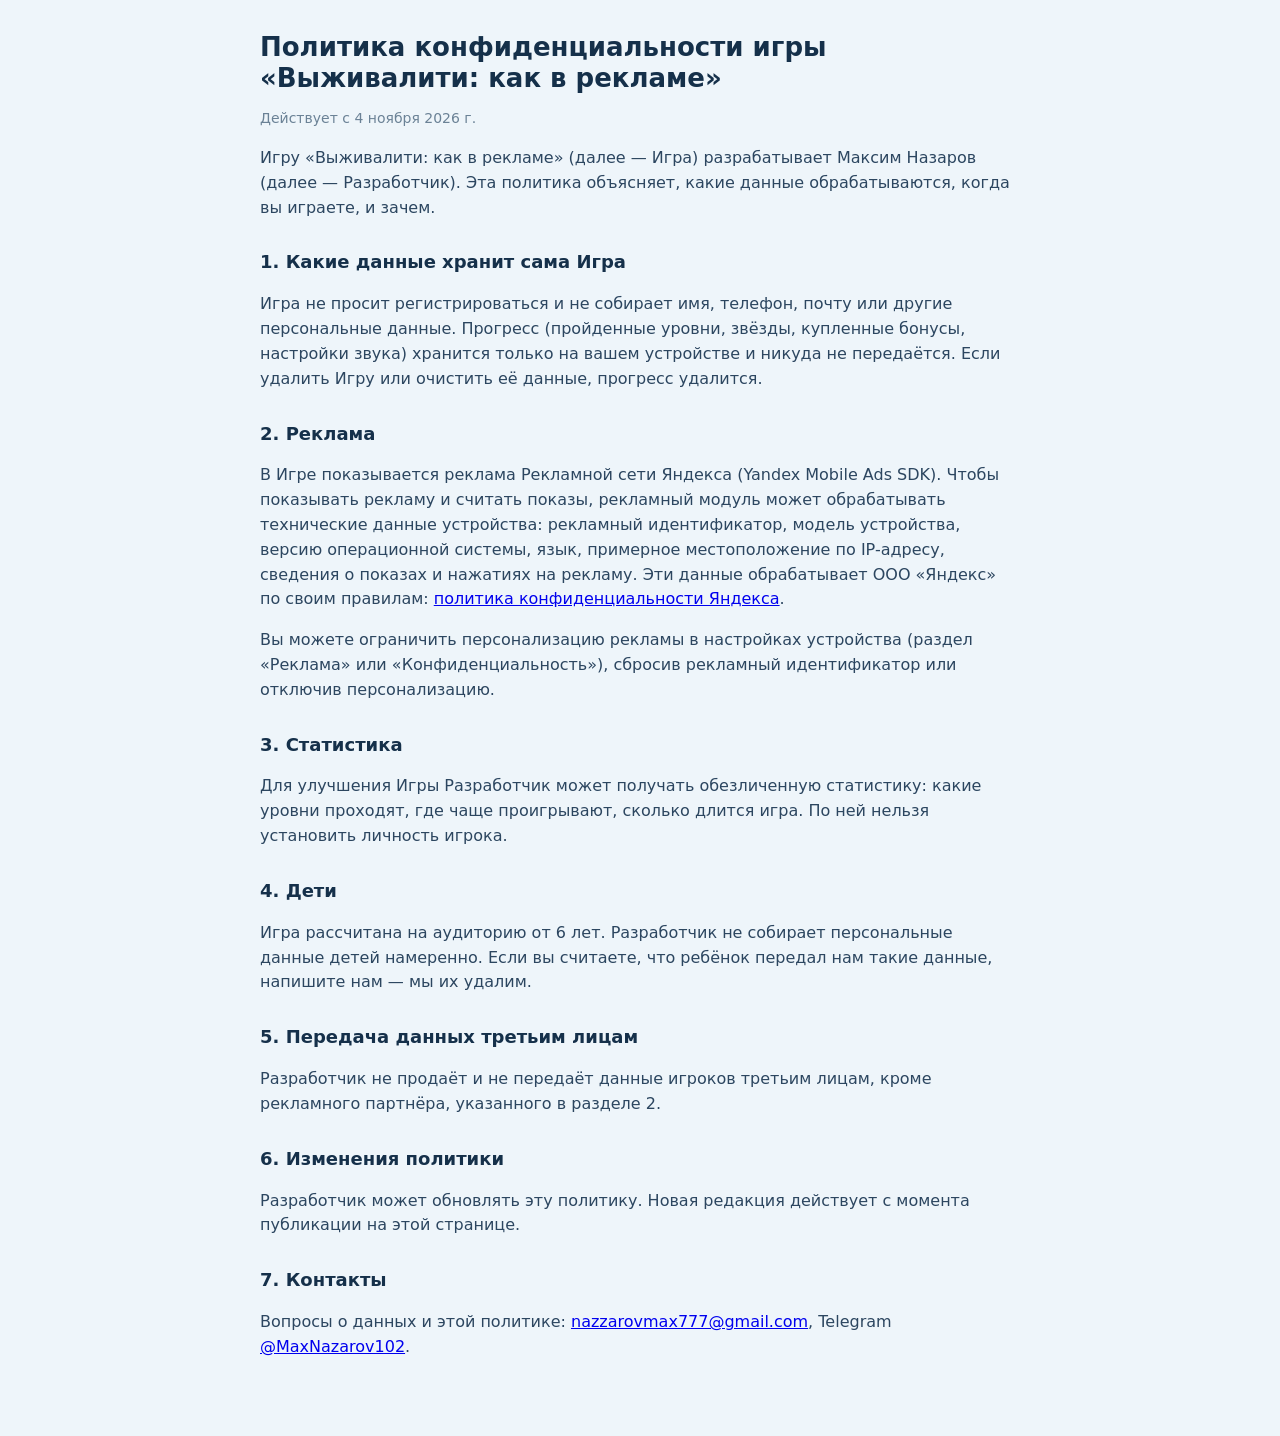
<file: privacy.html>
<!DOCTYPE html>
<html lang="ru">
<meta charset="utf-8">
<meta name="viewport" content="width=device-width, initial-scale=1">
<title>Политика конфиденциальности — Выживалити: как в рекламе</title>
<style>
  body { margin: 0; background: #eef5fa; color: #15304a; font: 16px/1.55 system-ui, -apple-system, "Segoe UI", sans-serif; }
  main { max-width: 760px; margin: 0 auto; padding: 32px 20px 60px; }
  h1 { font-size: 26px; line-height: 1.2; margin: 0 0 6px; }
  h2 { font-size: 18px; margin: 28px 0 6px; }
  p, li { color: #2c4660; }
  .muted { color: #6b8296; font-size: 14px; }
</style>
<main>
  <h1>Политика конфиденциальности игры «Выживалити: как в рекламе»</h1>
  <p class="muted">Действует с 4 ноября 2026 г.</p>

  <p>Игру «Выживалити: как в рекламе» (далее — Игра) разрабатывает Максим Назаров (далее — Разработчик). Эта политика объясняет, какие данные обрабатываются, когда вы играете, и зачем.</p>

  <h2>1. Какие данные хранит сама Игра</h2>
  <p>Игра не просит регистрироваться и не собирает имя, телефон, почту или другие персональные данные. Прогресс (пройденные уровни, звёзды, купленные бонусы, настройки звука) хранится только на вашем устройстве и никуда не передаётся. Если удалить Игру или очистить её данные, прогресс удалится.</p>

  <h2>2. Реклама</h2>
  <p>В Игре показывается реклама Рекламной сети Яндекса (Yandex Mobile Ads SDK). Чтобы показывать рекламу и считать показы, рекламный модуль может обрабатывать технические данные устройства: рекламный идентификатор, модель устройства, версию операционной системы, язык, примерное местоположение по IP-адресу, сведения о показах и нажатиях на рекламу. Эти данные обрабатывает ООО «Яндекс» по своим правилам: <a href="https://yandex.ru/legal/confidential/">политика конфиденциальности Яндекса</a>.</p>
  <p>Вы можете ограничить персонализацию рекламы в настройках устройства (раздел «Реклама» или «Конфиденциальность»), сбросив рекламный идентификатор или отключив персонализацию.</p>

  <h2>3. Статистика</h2>
  <p>Для улучшения Игры Разработчик может получать обезличенную статистику: какие уровни проходят, где чаще проигрывают, сколько длится игра. По ней нельзя установить личность игрока.</p>

  <h2>4. Дети</h2>
  <p>Игра рассчитана на аудиторию от 6 лет. Разработчик не собирает персональные данные детей намеренно. Если вы считаете, что ребёнок передал нам такие данные, напишите нам — мы их удалим.</p>

  <h2>5. Передача данных третьим лицам</h2>
  <p>Разработчик не продаёт и не передаёт данные игроков третьим лицам, кроме рекламного партнёра, указанного в разделе 2.</p>

  <h2>6. Изменения политики</h2>
  <p>Разработчик может обновлять эту политику. Новая редакция действует с момента публикации на этой странице.</p>

  <h2>7. Контакты</h2>
  <p>Вопросы о данных и этой политике: <a href="mailto:nazzarovmax777@gmail.com">nazzarovmax777@gmail.com</a>, Telegram <a href="https://t.me/MaxNazarov102">@MaxNazarov102</a>.</p>
</main>
</html>
</file>
<file: fonts/fonts.css>
/* cyrillic */
@font-face {
  font-family: 'Manrope';
  font-style: normal;
  font-weight: 500;
  font-display: swap;
  src: url(manrope-cyrillic-9ae50d.woff2) format('woff2');
  unicode-range: U+0301, U+0400-045F, U+0490-0491, U+04B0-04B1, U+2116;
}
/* latin */
@font-face {
  font-family: 'Manrope';
  font-style: normal;
  font-weight: 500;
  font-display: swap;
  src: url(manrope-latin-f00ccc.woff2) format('woff2');
  unicode-range: U+0000-00FF, U+0131, U+0152-0153, U+02BB-02BC, U+02C6, U+02DA, U+02DC, U+0304, U+0308, U+0329, U+2000-206F, U+20AC, U+2122, U+2191, U+2193, U+2212, U+2215, U+FEFF, U+FFFD;
}
/* cyrillic */
@font-face {
  font-family: 'Manrope';
  font-style: normal;
  font-weight: 700;
  font-display: swap;
  src: url(manrope-cyrillic-9ae50d.woff2) format('woff2');
  unicode-range: U+0301, U+0400-045F, U+0490-0491, U+04B0-04B1, U+2116;
}
/* latin */
@font-face {
  font-family: 'Manrope';
  font-style: normal;
  font-weight: 700;
  font-display: swap;
  src: url(manrope-latin-f00ccc.woff2) format('woff2');
  unicode-range: U+0000-00FF, U+0131, U+0152-0153, U+02BB-02BC, U+02C6, U+02DA, U+02DC, U+0304, U+0308, U+0329, U+2000-206F, U+20AC, U+2122, U+2191, U+2193, U+2212, U+2215, U+FEFF, U+FFFD;
}
/* cyrillic */
@font-face {
  font-family: 'Manrope';
  font-style: normal;
  font-weight: 800;
  font-display: swap;
  src: url(manrope-cyrillic-9ae50d.woff2) format('woff2');
  unicode-range: U+0301, U+0400-045F, U+0490-0491, U+04B0-04B1, U+2116;
}
/* latin */
@font-face {
  font-family: 'Manrope';
  font-style: normal;
  font-weight: 800;
  font-display: swap;
  src: url(manrope-latin-f00ccc.woff2) format('woff2');
  unicode-range: U+0000-00FF, U+0131, U+0152-0153, U+02BB-02BC, U+02C6, U+02DA, U+02DC, U+0304, U+0308, U+0329, U+2000-206F, U+20AC, U+2122, U+2191, U+2193, U+2212, U+2215, U+FEFF, U+FFFD;
}
/* cyrillic */
@font-face {
  font-family: 'Unbounded';
  font-style: normal;
  font-weight: 600;
  font-display: swap;
  src: url(unbounded-cyrillic-cb504d.woff2) format('woff2');
  unicode-range: U+0301, U+0400-045F, U+0490-0491, U+04B0-04B1, U+2116;
}
/* latin */
@font-face {
  font-family: 'Unbounded';
  font-style: normal;
  font-weight: 600;
  font-display: swap;
  src: url(unbounded-latin-37e641.woff2) format('woff2');
  unicode-range: U+0000-00FF, U+0131, U+0152-0153, U+02BB-02BC, U+02C6, U+02DA, U+02DC, U+0304, U+0308, U+0329, U+2000-206F, U+20AC, U+2122, U+2191, U+2193, U+2212, U+2215, U+FEFF, U+FFFD;
}
/* cyrillic */
@font-face {
  font-family: 'Unbounded';
  font-style: normal;
  font-weight: 800;
  font-display: swap;
  src: url(unbounded-cyrillic-cb504d.woff2) format('woff2');
  unicode-range: U+0301, U+0400-045F, U+0490-0491, U+04B0-04B1, U+2116;
}
/* latin */
@font-face {
  font-family: 'Unbounded';
  font-style: normal;
  font-weight: 800;
  font-display: swap;
  src: url(unbounded-latin-37e641.woff2) format('woff2');
  unicode-range: U+0000-00FF, U+0131, U+0152-0153, U+02BB-02BC, U+02C6, U+02DA, U+02DC, U+0304, U+0308, U+0329, U+2000-206F, U+20AC, U+2122, U+2191, U+2193, U+2212, U+2215, U+FEFF, U+FFFD;
}
/* cyrillic */
@font-face {
  font-family: 'Unbounded';
  font-style: normal;
  font-weight: 900;
  font-display: swap;
  src: url(unbounded-cyrillic-cb504d.woff2) format('woff2');
  unicode-range: U+0301, U+0400-045F, U+0490-0491, U+04B0-04B1, U+2116;
}
/* latin */
@font-face {
  font-family: 'Unbounded';
  font-style: normal;
  font-weight: 900;
  font-display: swap;
  src: url(unbounded-latin-37e641.woff2) format('woff2');
  unicode-range: U+0000-00FF, U+0131, U+0152-0153, U+02BB-02BC, U+02C6, U+02DA, U+02DC, U+0304, U+0308, U+0329, U+2000-206F, U+20AC, U+2122, U+2191, U+2193, U+2212, U+2215, U+FEFF, U+FFFD;
}
</file>
